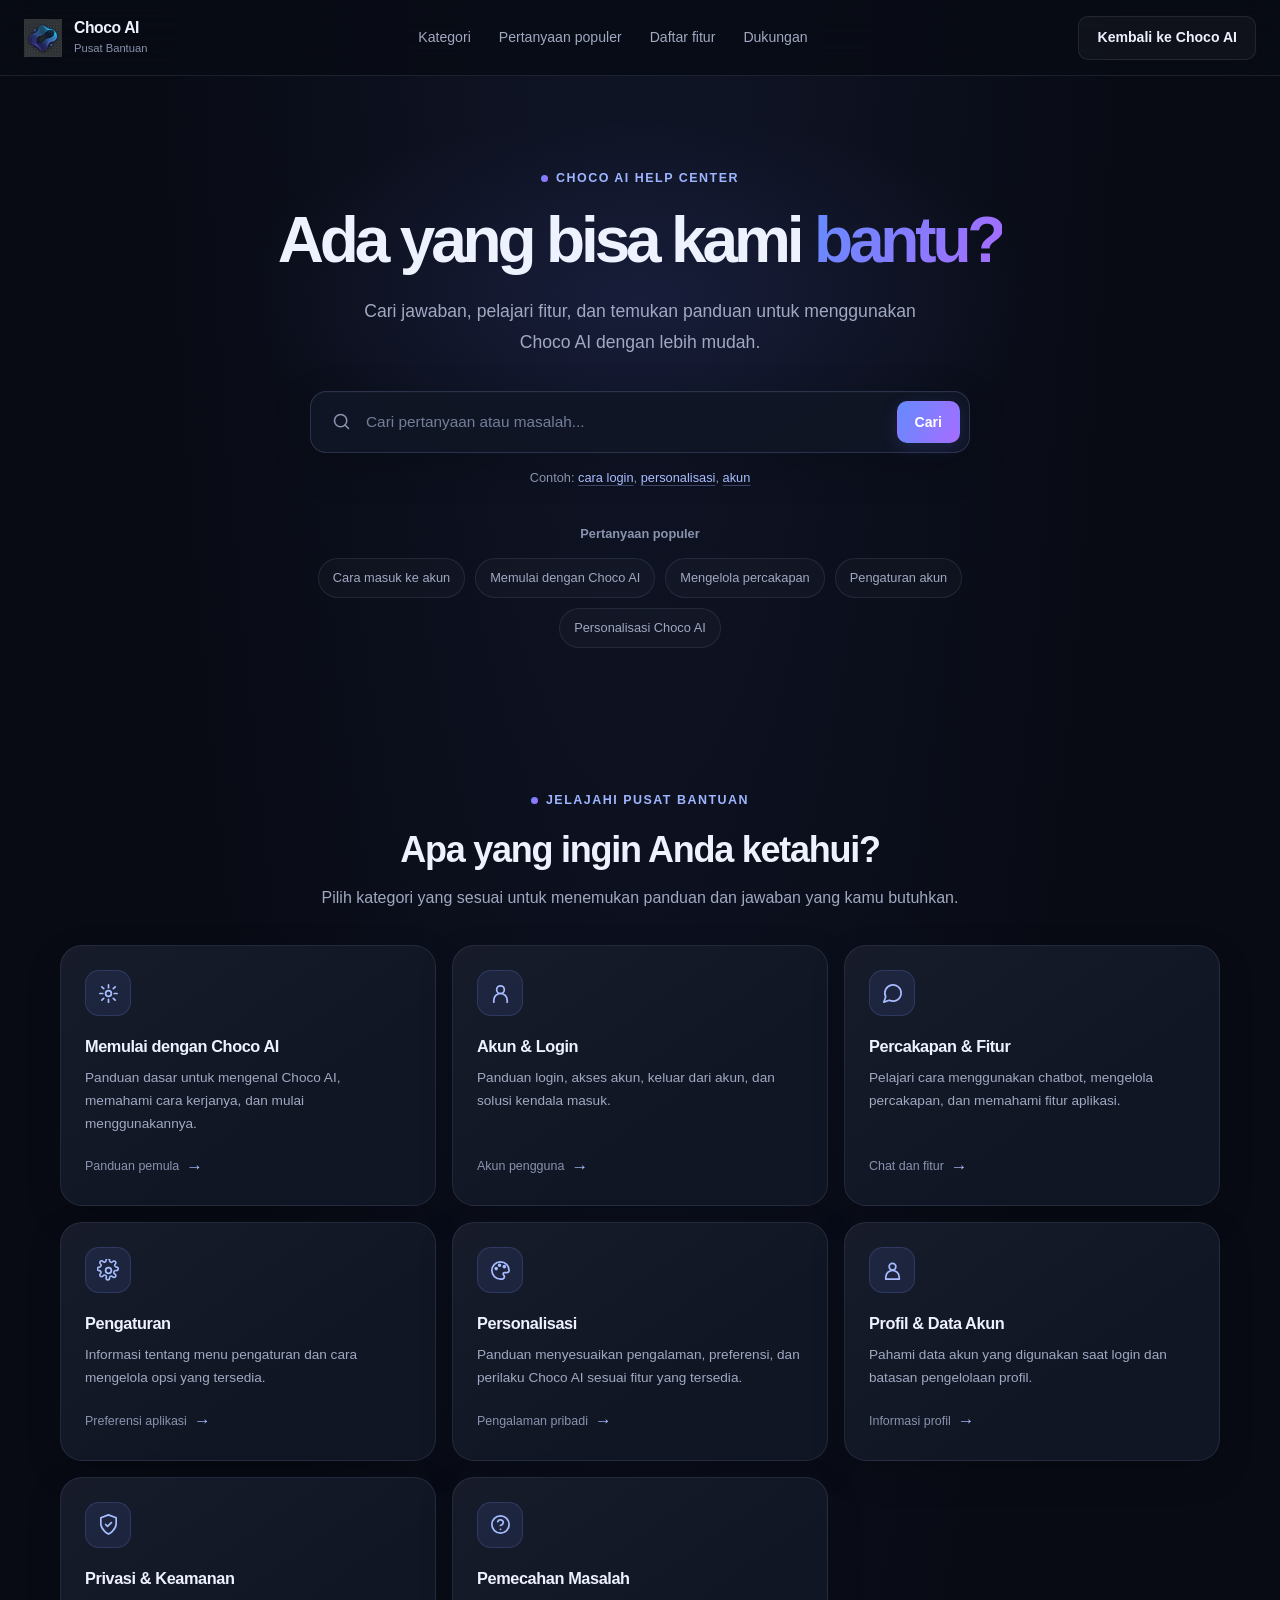
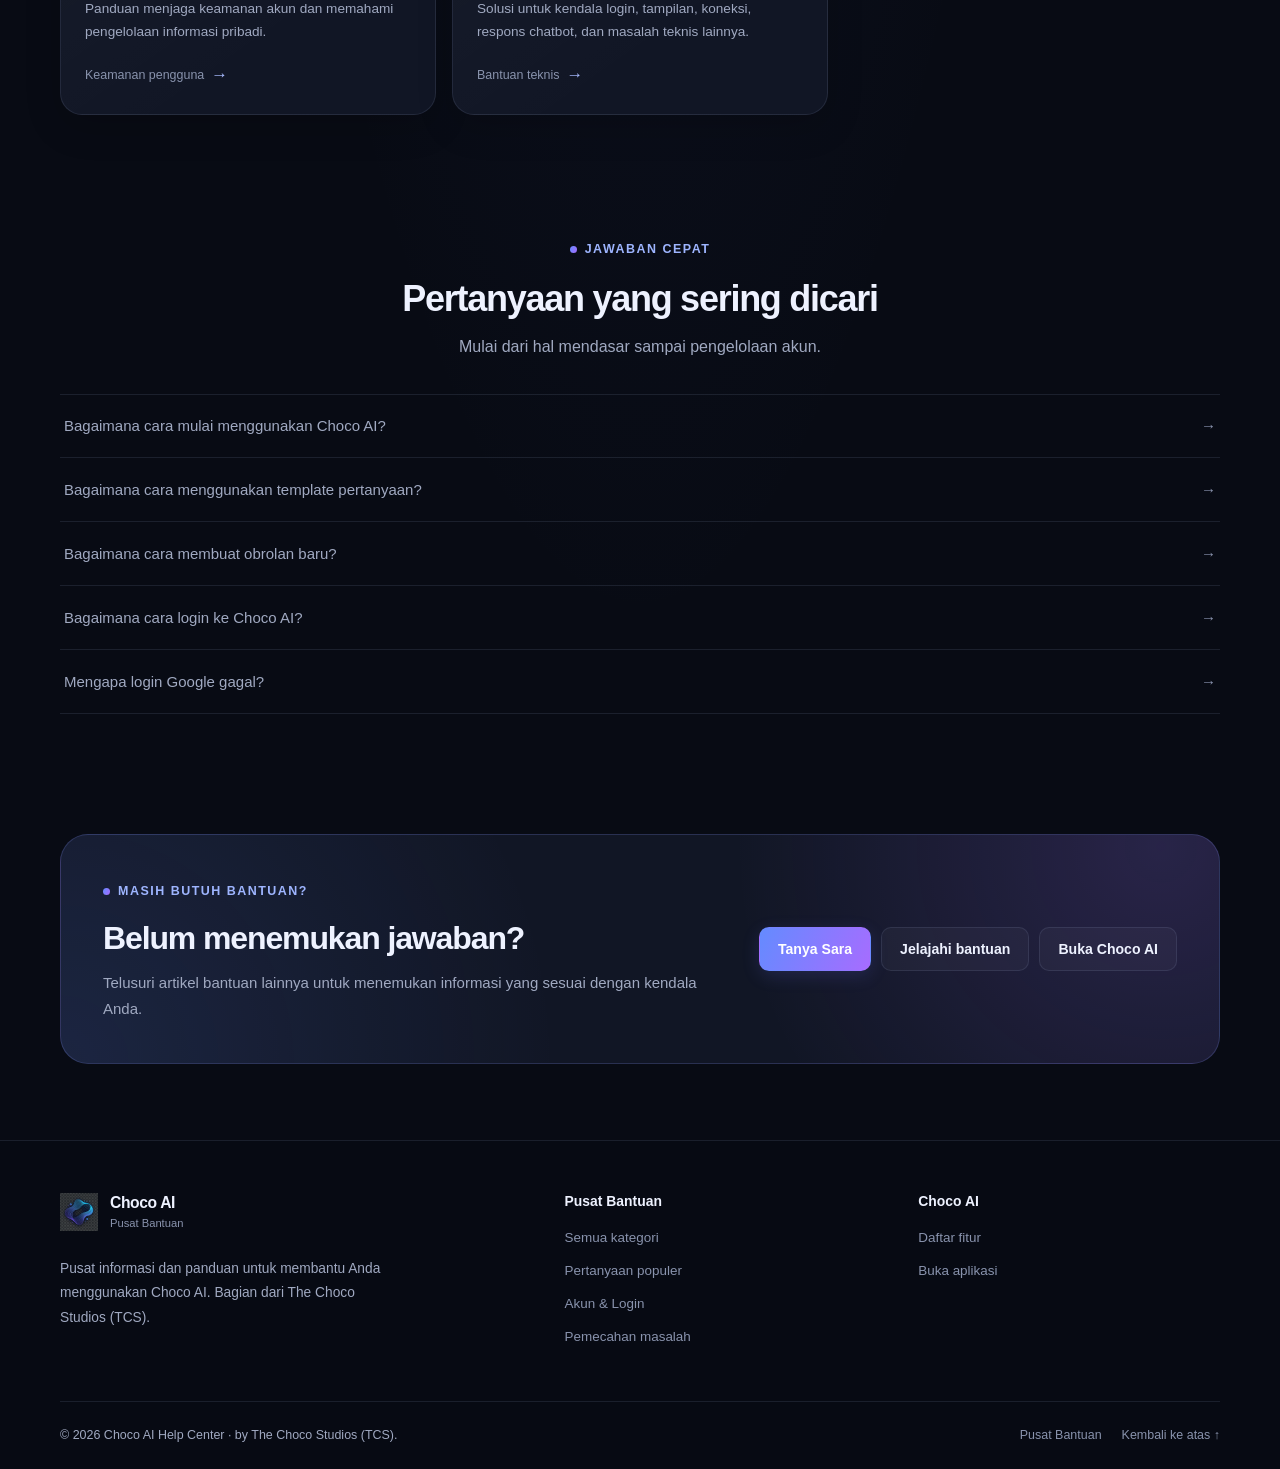
<file: index.html>
<!DOCTYPE html>
<html lang="id">
<head>
  <meta charset="UTF-8">
  <meta name="viewport" content="width=device-width, initial-scale=1.0">
  <meta name="theme-color" content="#080b14">
  <meta name="description" content="Pusat Bantuan Choco AI. Temukan panduan akun, percakapan, pengaturan, personalisasi, profil, dan solusi masalah.">

  <title>Pusat Bantuan | Choco AI</title>

  <link rel="icon" type="image/svg+xml" href="assets/images/favicon.svg">
  <link rel="stylesheet" href="style.css">

  <meta property="og:title" content="Pusat Bantuan | Choco AI">
  <meta property="og:description" content="Temukan jawaban dan panduan penggunaan Choco AI.">
  <meta property="og:type" content="website">
</head>

<body id="top">
  <!-- HEADER -->
  <header class="site-header">
    <div class="header-inner">
      <a class="brand" href="index.html" aria-label="Choco AI Help Center">
        <img
          class="brand-logo"
          src="assets/images/choco-logo.svg"
          alt="Logo Choco AI"
          width="38"
          height="38"
        >

        <span class="brand-copy">
          <span class="brand-name">Choco AI</span>
          <span class="brand-caption">Pusat Bantuan</span>
        </span>
      </a>

      <nav class="header-nav" aria-label="Navigasi utama">
        <a href="#kategori">Kategori</a>
        <a href="#pertanyaan-populer">Pertanyaan populer</a><a href="features.html">Daftar fitur</a>
        <a href="#dukungan">Dukungan</a>
      </nav>

      <div class="header-actions">
        <a class="button button--secondary" href="https://choco-ai-independent-seven.vercel.app/">
          Kembali ke Choco AI
        </a>
      </div>
    </div>
  </header>

  <main>
    <!-- HERO -->
    <section class="hero">
      <div class="container">
        <div class="hero-content">
          <span class="eyebrow">CHOCO AI HELP CENTER</span>

          <h1>
            Ada yang bisa kami
            <span class="gradient-text">bantu?</span>
          </h1>

          <p class="hero-description">
            Cari jawaban, pelajari fitur, dan temukan panduan untuk
            menggunakan Choco AI dengan lebih mudah.
          </p>

          <!-- Pencarian akan diproses oleh script.js -->
          <form class="search-form" id="help-search-form" action="search.html" method="GET" role="search">
            <svg
              class="search-icon"
              xmlns="http://www.w3.org/2000/svg"
              width="24"
              height="24"
              viewBox="0 0 24 24"
              fill="none"
              stroke="currentColor"
              stroke-width="1.8"
              stroke-linecap="round"
              stroke-linejoin="round"
              aria-hidden="true"
            >
              <circle cx="11" cy="11" r="7"></circle>
              <path d="m20 20-4-4"></path>
            </svg>

            <label class="visually-hidden" for="help-search-input">
              Cari artikel bantuan
            </label>

            <input
              class="search-input"
              id="help-search-input"
              name="q"
              type="search"
              placeholder="Cari pertanyaan atau masalah..."
              autocomplete="off"
              required
            >

            <button class="button button--primary search-submit" type="submit">
              Cari
            </button>
          </form>

          <p class="search-hint">
            Contoh:
            <a href="article.html?id=login-choco-ai">cara login</a>,
            <a href="article.html?id=membuka-personalisasi">personalisasi</a>,
            <a href="search.html?q=akun">akun</a>
          </p><!-- Pertanyaan populer -->
          <div class="popular-questions" id="pertanyaan-populer">
            <p class="popular-label">Pertanyaan populer</p>

            <div class="popular-list" id="popular-questions-list">
              <a class="popular-link" href="search.html?q=login">
                Cara masuk ke akun
              </a>

              <a class="popular-link" href="search.html?q=memulai">
                Memulai dengan Choco AI
              </a>

              <a class="popular-link" href="search.html?q=percakapan">
                Mengelola percakapan
              </a>

              <a class="popular-link" href="article.html?id=membuka-pengaturan">
                Pengaturan akun
              </a>

              <a class="popular-link" href="search.html?q=personalisasi">
                Personalisasi Choco AI
              </a>
            </div>
          </div>
        </div>
      </div>
    </section>

    <!-- KATEGORI -->
    <section class="section" id="kategori">
      <div class="container">
        <div class="section-heading">
          <span class="eyebrow">JELAJAHI PUSAT BANTUAN</span>

          <h2>Apa yang ingin Anda ketahui?</h2>

          <p>
            Pilih kategori yang sesuai untuk menemukan panduan dan
            jawaban yang kamu butuhkan.
          </p>
        </div>

        <!--
          Kategori utama akan diisi dari data/categories.js
          oleh script.js. Jika JavaScript belum berjalan,
          tautan dasar di bawah tetap bisa digunakan.
        -->
        <div class="category-grid" id="category-grid">
          <a class="category-card" href="category.html?id=memulai">
            <span class="category-icon" aria-hidden="true">
              <svg xmlns="http://www.w3.org/2000/svg" viewBox="0 0 24 24" fill="none" stroke="currentColor" stroke-width="1.8" stroke-linecap="round" stroke-linejoin="round">
                <path d="M12 3v3"></path>
                <path d="M12 18v3"></path>
                <path d="m4.93 4.93 2.12 2.12"></path>
                <path d="m16.95 16.95 2.12 2.12"></path>
                <path d="M3 12h3"></path>
                <path d="M18 12h3"></path>
                <path d="m4.93 19.07 2.12-2.12"></path>
                <path d="m16.95 7.05 2.12-2.12"></path>
                <circle cx="12" cy="12" r="4"></circle>
              </svg>
            </span>

            <h3>Memulai dengan Choco AI</h3>
            <p>Kenali Choco AI dan pelajari cara menggunakan fitur dasarnya.</p>

            <span class="category-meta">
              Panduan pemula
              <span class="category-arrow" aria-hidden="true">→</span>
            </span>
          </a>

          <a class="category-card" href="category.html?id=akun">
            <span class="category-icon" aria-hidden="true">
              <svg xmlns="http://www.w3.org/2000/svg" viewBox="0 0 24 24" fill="none" stroke="currentColor" stroke-width="1.8" stroke-linecap="round" stroke-linejoin="round">
                <circle cx="12" cy="8" r="4"></circle>
                <path d="M5 21v-2a7 7 0 0 1 14 0v2"></path>
              </svg>
            </span>

            <h3>Akun &amp; Login</h3>
            <p>Pelajari login, akses akun, keluar dari akun, dan kendala masuk.</p>

            <span class="category-meta">
              Akun pengguna
              <span class="category-arrow" aria-hidden="true">→</span>
            </span>
          </a>

          <a class="category-card" href="category.html?id=percakapan">
            <span class="category-icon" aria-hidden="true">
              <svg xmlns="http://www.w3.org/2000/svg" viewBox="0 0 24 24" fill="none" stroke="currentColor" stroke-width="1.8" stroke-linecap="round" stroke-linejoin="round">
                <path d="M21 11.5a8.4 8.4 0 0 1-.9 3.8 8.5 8.5 0 0 1-7.6 4.7 8.4 8.4 0 0 1-3.8-.9L3 21l1.9-5.7a8.4 8.4 0 0 1-.9-3.8 8.5 8.5 0 0 1 4.7-7.6 8.4 8.4 0 0 1 3.8-.9h.5a8.5 8.5 0 0 1 8 8z"></path>
              </svg>
            </span>

            <h3>Percakapan &amp; Fitur</h3>
            <p>Temukan panduan menggunakan chatbot dan fitur yang tersedia.</p>

            <span class="category-meta">
              Chat dan fitur
              <span class="category-arrow" aria-hidden="true">→</span>
            </span>
          </a>

          <a class="category-card" href="category.html?id=pengaturan">
            <span class="category-icon" aria-hidden="true">
              <svg xmlns="http://www.w3.org/2000/svg" viewBox="0 0 24 24" fill="none" stroke="currentColor" stroke-width="1.8" stroke-linecap="round" stroke-linejoin="round">
                <path d="M12 8a4 4 0 1 0 0 8 4 4 0 0 0 0-8z"></path>
                <path d="m19.4 15 .1.1a2 2 0 1 1-2.8 2.8l-.1-.1a2 2 0 0 0-3.4 1.4v.3a2 2 0 1 1-4 0v-.2A2 2 0 0 0 5.8 17l-.1.1a2 2 0 1 1-2.8-2.8l.1-.1A2 2 0 0 0 1.6 11h-.2a2 2 0 1 1 0-4h.2A2 2 0 0 0 3 3.6l-.1-.1a2 2 0 1 1 2.8-2.8l.1.1A2 2 0 0 0 9.2-.6v-.2a2 2 0 1 1 4 0v.2A2 2 0 0 0 16.6 1l.1-.1a2 2 0 1 1 2.8 2.8l-.1.1A2 2 0 0 0 20.8 7h.2a2 2 0 1 1 0 4h-.2a2 2 0 0 0-1.4 4z" transform="translate(1 2) scale(.92)"></path>
              </svg>
            </span>

            <h3>Pengaturan</h3>
            <p>Pelajari opsi dan preferensi yang tersedia di menu pengaturan.</p>

            <span class="category-meta">
              Preferensi aplikasi
              <span class="category-arrow" aria-hidden="true">→</span>
            </span>
          </a>

          <a class="category-card" href="category.html?id=personalisasi">
            <span class="category-icon" aria-hidden="true">
              <svg xmlns="http://www.w3.org/2000/svg" viewBox="0 0 24 24" fill="none" stroke="currentColor" stroke-width="1.8" stroke-linecap="round" stroke-linejoin="round">
                <path d="M12 3a9 9 0 1 0 0 18h1.5a2.5 2.5 0 0 0 1.8-4.3 1.5 1.5 0 0 1 1.1-2.6H19a2 2 0 0 0 2-2A9 9 0 0 0 12 3z"></path>
                <circle cx="7.5" cy="10" r="1"></circle>
                <circle cx="11" cy="6.5" r="1"></circle>
                <circle cx="16" cy="8" r="1"></circle>
              </svg>
            </span>

            <h3>Personalisasi</h3>
            <p>Kenali pilihan untuk menyesuaikan pengalaman penggunaan.</p>

            <span class="category-meta">
              Pengalaman pribadi
              <span class="category-arrow" aria-hidden="true">→</span>
            </span>
          </a>

          <a class="category-card" href="category.html?id=profil">
            <span class="category-icon" aria-hidden="true">
              <svg xmlns="http://www.w3.org/2000/svg" viewBox="0 0 24 24" fill="none" stroke="currentColor" stroke-width="1.8" stroke-linecap="round" stroke-linejoin="round">
                <circle cx="12" cy="8" r="3.5"></circle>
                <path d="M5 21v-2a7 7 0 0 1 14 0v2z"></path>
              </svg>
            </span>

            <h3>Profil</h3>
            <p>Pahami data yang digunakan saat login dan batasan pengelolaan profil.</p>

            <span class="category-meta">
              Informasi profil
              <span class="category-arrow" aria-hidden="true">→</span>
            </span>
          </a>

          <a class="category-card" href="category.html?id=privasi">
            <span class="category-icon" aria-hidden="true">
              <svg xmlns="http://www.w3.org/2000/svg" viewBox="0 0 24 24" fill="none" stroke="currentColor" stroke-width="1.8" stroke-linecap="round" stroke-linejoin="round">
                <rect x="4" y="10" width="16" height="11" rx="2"></rect>
                <path d="M8 10V7a4 4 0 0 1 8 0v3"></path>
                <path d="M12 14v3"></path>
              </svg>
            </span>

            <h3>Privasi &amp; Keamanan</h3>
            <p>Pahami keamanan akun dan pengelolaan informasi pribadi.</p>

            <span class="category-meta">
              Keamanan pengguna
              <span class="category-arrow" aria-hidden="true">→</span>
            </span>
          </a>

          <a class="category-card" href="category.html?id=pemecahan-masalah">
            <span class="category-icon" aria-hidden="true">
              <svg xmlns="http://www.w3.org/2000/svg" viewBox="0 0 24 24" fill="none" stroke="currentColor" stroke-width="1.8" stroke-linecap="round" stroke-linejoin="round">
                <circle cx="12" cy="12" r="9"></circle>
                <path d="M9.1 9a3 3 0 0 1 5.8 1c0 2-3 3-3 3"></path>
                <path d="M12 17h.01"></path>
              </svg>
            </span>

            <h3>Pemecahan Masalah</h3>
            <p>Cari solusi untuk kendala teknis dan masalah penggunaan.</p>

            <span class="category-meta">
              Bantuan teknis
              <span class="category-arrow" aria-hidden="true">→</span>
            </span>
          </a>
        </div>
      </div>
    </section>

    <!-- PERTANYAAN YANG SERING DICARI -->
    <section class="section section--compact" id="pertanyaan-sering-dicari">
      <div class="container">
        <div class="section-heading">
          <span class="eyebrow">JAWABAN CEPAT</span>

          <h2>Pertanyaan yang sering dicari</h2>

          <p>
            Mulai dari hal mendasar sampai pengelolaan akun.
          </p>
        </div>

        <div class="article-list" id="featured-articles">
          <a class="article-link" href="article.html?id=cara-mulai-chat">
            <span class="article-link-title">
              <svg xmlns="http://www.w3.org/2000/svg" viewBox="0 0 24 24" fill="none" stroke="currentColor" stroke-width="1.8" stroke-linecap="round" stroke-linejoin="round" aria-hidden="true">
                <circle cx="12" cy="12" r="9"></circle>
                <path d="M12 8v8M8 12h8"></path>
              </svg>
              Bagaimana cara mulai menggunakan Choco AI?
            </span>
            <span class="article-link-arrow" aria-hidden="true">→</span>
          </a>

          <a class="article-link" href="article.html?id=login-choco-ai">
            <span class="article-link-title">
              <svg xmlns="http://www.w3.org/2000/svg" viewBox="0 0 24 24" fill="none" stroke="currentColor" stroke-width="1.8" stroke-linecap="round" stroke-linejoin="round" aria-hidden="true">
                <path d="M10 17l5-5-5-5"></path>
                <path d="M15 12H3"></path>
                <path d="M12 3h6a3 3 0 0 1 3 3v12a3 3 0 0 1-3 3h-6"></path>
              </svg>
              Bagaimana cara login ke Choco AI?
            </span>
            <span class="article-link-arrow" aria-hidden="true">→</span>
          </a>

          <a class="article-link" href="article.html?id=membuka-personalisasi">
            <span class="article-link-title">
              <svg xmlns="http://www.w3.org/2000/svg" viewBox="0 0 24 24" fill="none" stroke="currentColor" stroke-width="1.8" stroke-linecap="round" stroke-linejoin="round" aria-hidden="true">
                <path d="M12 3a9 9 0 1 0 0 18h1.5a2.5 2.5 0 0 0 1.8-4.3 1.5 1.5 0 0 1 1.1-2.6H19a2 2 0 0 0 2-2A9 9 0 0 0 12 3z"></path>
              </svg>
              Bagaimana cara membuka menu Personalisasi?
            </span>
            <span class="article-link-arrow" aria-hidden="true">→</span>
          </a>

          <a class="article-link" href="article.html?id=membuka-pengaturan">
            <span class="article-link-title">
              <svg xmlns="http://www.w3.org/2000/svg" viewBox="0 0 24 24" fill="none" stroke="currentColor" stroke-width="1.8" stroke-linecap="round" stroke-linejoin="round" aria-hidden="true">
                <circle cx="12" cy="12" r="3"></circle>
                <path d="m19.4 15 .1.1a2 2 0 1 1-2.8 2.8l-.1-.1a2 2 0 0 0-3.4 1.4v.3a2 2 0 1 1-4 0v-.2A2 2 0 0 0 5.8 17l-.1.1a2 2 0 1 1-2.8-2.8l.1-.1A2 2 0 0 0 1.6 11h-.2a2 2 0 1 1 0-4h.2A2 2 0 0 0 3 3.6l-.1-.1a2 2 0 1 1 2.8-2.8l.1.1A2 2 0 0 0 9.2-.6v-.2a2 2 0 1 1 4 0v.2A2 2 0 0 0 16.6 1l.1-.1a2 2 0 1 1 2.8 2.8l-.1.1A2 2 0 0 0 20.8 7h.2a2 2 0 1 1 0 4h-.2a2 2 0 0 0-1.4 4z" transform="translate(1 2) scale(.92)"></path>
              </svg>
              Bagaimana cara membuka menu Pengaturan?
            </span>
            <span class="article-link-arrow" aria-hidden="true">→</span>
          </a>

          <a class="article-link" href="article.html?id=halaman-tidak-merespons">
            <span class="article-link-title">
              <svg xmlns="http://www.w3.org/2000/svg" viewBox="0 0 24 24" fill="none" stroke="currentColor" stroke-width="1.8" stroke-linecap="round" stroke-linejoin="round" aria-hidden="true">
                <circle cx="12" cy="12" r="9"></circle>
                <path d="M12 8v4"></path>
                <path d="M12 16h.01"></path>
              </svg>
              Apa yang harus dilakukan jika halaman tidak merespons?
            </span>
            <span class="article-link-arrow" aria-hidden="true">→</span>
          </a>
        </div>
      </div>
    </section>

    <!-- DUKUNGAN -->
    <section class="section" id="dukungan">
      <div class="container">
        <div class="support-panel">
          <div class="support-content">
            <span class="eyebrow">MASIH BUTUH BANTUAN?</span>

            <h2>Belum menemukan jawaban?</h2>

            <p>
              Telusuri artikel bantuan lainnya untuk menemukan informasi
              yang sesuai dengan kendala Anda.
            </p>
          </div>

          <div class="support-actions">
            <a class="button button--primary" href="bot.html">
              Tanya Sara
            </a>

            <a class="button button--secondary" href="search.html?q=">
              Jelajahi bantuan
            </a>

            <a class="button button--secondary" href="https://choco-ai-independent-seven.vercel.app/">
              Buka Choco AI
            </a>
          </div>
        </div>
      </div>
    </section>
  </main>

  <!-- FOOTER -->
  <footer class="site-footer">
    <div class="container">
      <div class="footer-main">
        <div class="footer-brand">
          <a class="brand" href="index.html">
            <img
              class="brand-logo"
              src="assets/images/choco-logo.svg"
              alt=""
              width="38"
              height="38"
            >

            <span class="brand-copy">
              <span class="brand-name">Choco AI</span>
              <span class="brand-caption">Pusat Bantuan</span>
            </span>
          </a>

          <p>
            Pusat informasi dan panduan untuk membantu Anda menggunakan
            Choco AI.
            Bagian dari The Choco Studios (TCS).
          </p>
        </div>

        <div class="footer-column">
          <h3>Pusat Bantuan</h3>

          <div class="footer-links">
            <a href="#kategori">Semua kategori</a>
            <a href="#pertanyaan-populer">Pertanyaan populer</a>
            <a href="search.html?q=akun">Akun &amp; Login</a>
            <a href="search.html?q=pemecahan+masalah">Pemecahan masalah</a>
          </div>
        </div>

        <div class="footer-column">
          <h3>Choco AI</h3>

          <div class="footer-links">
            <a href="features.html">Daftar fitur</a>
            <a href="https://choco-ai-independent-seven.vercel.app/" target="_blank" rel="noopener noreferrer">Buka aplikasi</a>
          </div>
        </div>
      </div>

      <div class="footer-bottom">
        <p>
          &copy; <span id="current-year">2026</span> Choco AI Help Center · by The Choco Studios (TCS).
        </p>

        <div class="footer-bottom-links">
          <a href="index.html">Pusat Bantuan</a>
          <a href="#top" id="back-to-top">Kembali ke atas ↑</a>
        </div>
      </div>
    </div>
  </footer>

  <script src="data/categories.js?v=20261017-2"></script>
  <script src="data/articles.js?v=20261024-1"></script>
  <script src="script.js?v=20261017-1"></script>

  
</body>
</html>
</file>
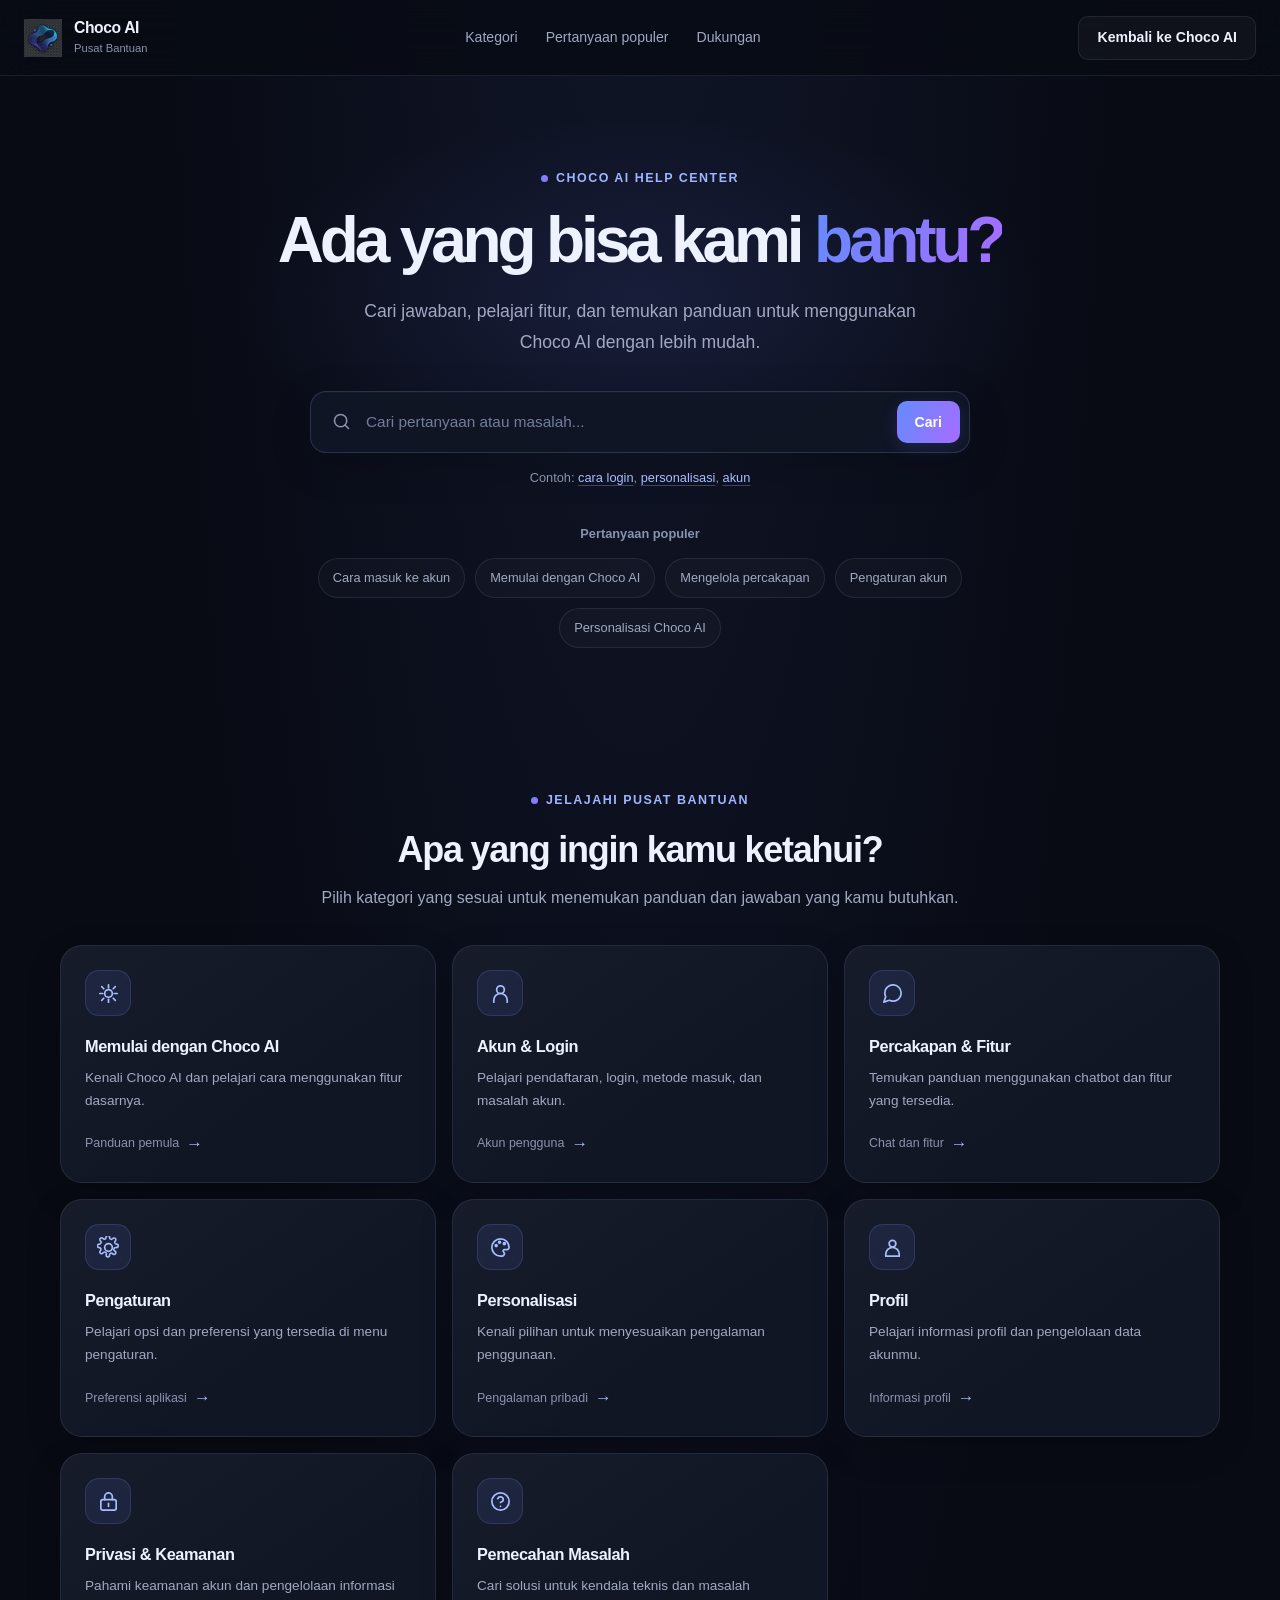
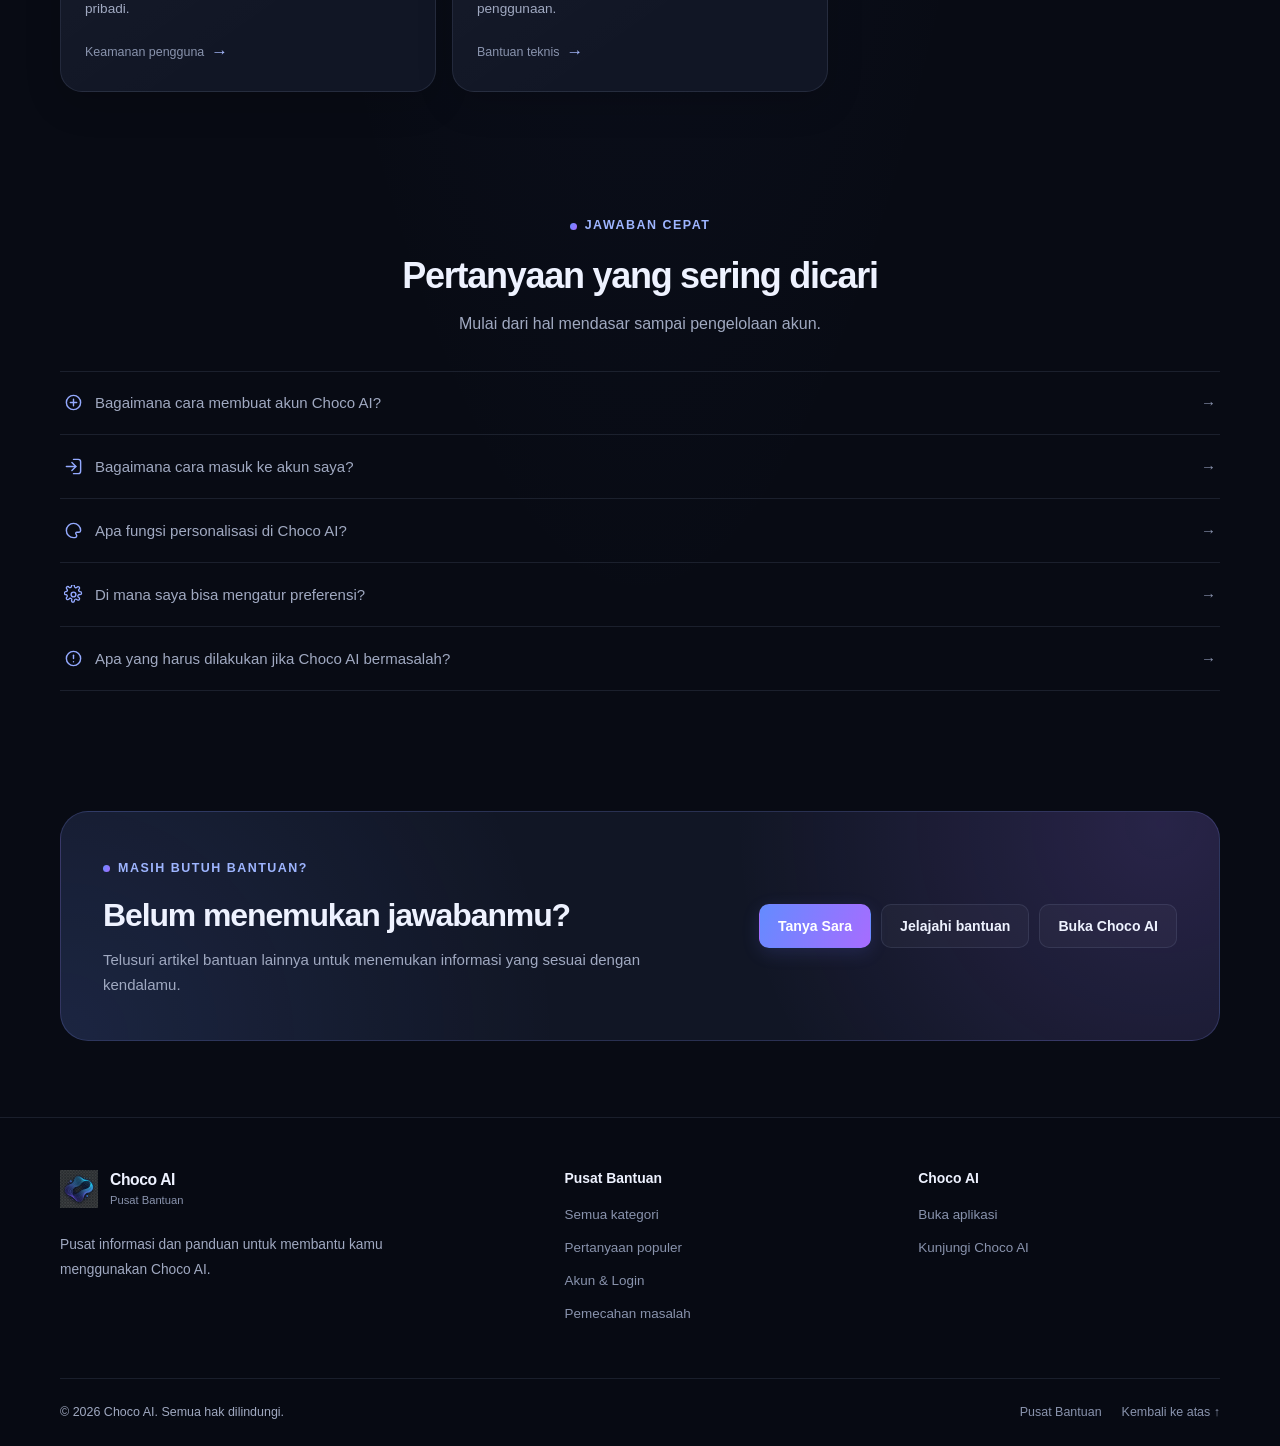
<file: choco-ai-help-center/index.html>
<!DOCTYPE html>
<html lang="id">
<head>
  <meta charset="UTF-8">
  <meta name="viewport" content="width=device-width, initial-scale=1.0">
  <meta name="theme-color" content="#080b14">
  <meta name="description" content="Pusat Bantuan Choco AI. Temukan panduan akun, percakapan, pengaturan, personalisasi, profil, dan solusi masalah.">

  <title>Pusat Bantuan | Choco AI</title>

  <link rel="icon" type="image/svg+xml" href="assets/images/favicon.svg">
  <link rel="stylesheet" href="style.css">

  <meta property="og:title" content="Pusat Bantuan | Choco AI">
  <meta property="og:description" content="Temukan jawaban dan panduan penggunaan Choco AI.">
  <meta property="og:type" content="website">
</head>

<body>
  <!-- HEADER -->
  <header class="site-header">
    <div class="header-inner">
      <a class="brand" href="index.html" aria-label="Choco AI Help Center">
        <img
          class="brand-logo"
          src="assets/images/choco-logo.svg"
          alt="Logo Choco AI"
          width="38"
          height="38"
        >

        <span class="brand-copy">
          <span class="brand-name">Choco AI</span>
          <span class="brand-caption">Pusat Bantuan</span>
        </span>
      </a>

      <nav class="header-nav" aria-label="Navigasi utama">
        <a href="#kategori">Kategori</a>
        <a href="#pertanyaan-populer">Pertanyaan populer</a>
        <a href="#dukungan">Dukungan</a>
      </nav>

      <div class="header-actions">
        <a class="button button--secondary" href="https://choco-ai.netlify.app/">
          Kembali ke Choco AI
        </a>
      </div>
    </div>
  </header>

  <main>
    <!-- HERO -->
    <section class="hero">
      <div class="container">
        <div class="hero-content">
          <span class="eyebrow">CHOCO AI HELP CENTER</span>

          <h1>
            Ada yang bisa kami
            <span class="gradient-text">bantu?</span>
          </h1>

          <p class="hero-description">
            Cari jawaban, pelajari fitur, dan temukan panduan untuk
            menggunakan Choco AI dengan lebih mudah.
          </p>

          <!-- Pencarian akan diproses oleh script.js -->
          <form class="search-form" id="help-search-form" action="search.html" method="GET" role="search">
            <svg
              class="search-icon"
              xmlns="http://www.w3.org/2000/svg"
              width="24"
              height="24"
              viewBox="0 0 24 24"
              fill="none"
              stroke="currentColor"
              stroke-width="1.8"
              stroke-linecap="round"
              stroke-linejoin="round"
              aria-hidden="true"
            >
              <circle cx="11" cy="11" r="7"></circle>
              <path d="m20 20-4-4"></path>
            </svg>

            <label class="visually-hidden" for="help-search-input">
              Cari artikel bantuan
            </label>

            <input
              class="search-input"
              id="help-search-input"
              name="q"
              type="search"
              placeholder="Cari pertanyaan atau masalah..."
              autocomplete="off"
              required
            >

            <button class="button button--primary search-submit" type="submit">
              Cari
            </button>
          </form>

          <p class="search-hint">
            Contoh:
            <a href="search.html?q=login">cara login</a>,
            <a href="search.html?q=personalisasi">personalisasi</a>,
            <a href="search.html?q=akun">akun</a>
          </p><!-- Pertanyaan populer -->
          <div class="popular-questions" id="pertanyaan-populer">
            <p class="popular-label">Pertanyaan populer</p>

            <div class="popular-list" id="popular-questions-list">
              <a class="popular-link" href="search.html?q=login">
                Cara masuk ke akun
              </a>

              <a class="popular-link" href="search.html?q=memulai">
                Memulai dengan Choco AI
              </a>

              <a class="popular-link" href="search.html?q=percakapan">
                Mengelola percakapan
              </a>

              <a class="popular-link" href="search.html?q=pengaturan">
                Pengaturan akun
              </a>

              <a class="popular-link" href="search.html?q=personalisasi">
                Personalisasi Choco AI
              </a>
            </div>
          </div>
        </div>
      </div>
    </section>

    <!-- KATEGORI -->
    <section class="section" id="kategori">
      <div class="container">
        <div class="section-heading">
          <span class="eyebrow">JELAJAHI PUSAT BANTUAN</span>

          <h2>Apa yang ingin kamu ketahui?</h2>

          <p>
            Pilih kategori yang sesuai untuk menemukan panduan dan
            jawaban yang kamu butuhkan.
          </p>
        </div>

        <!--
          Kategori utama akan diisi dari data/categories.js
          oleh script.js. Jika JavaScript belum berjalan,
          tautan dasar di bawah tetap bisa digunakan.
        -->
        <div class="category-grid" id="category-grid">
          <a class="category-card" href="category.html?id=memulai">
            <span class="category-icon" aria-hidden="true">
              <svg xmlns="http://www.w3.org/2000/svg" viewBox="0 0 24 24" fill="none" stroke="currentColor" stroke-width="1.8" stroke-linecap="round" stroke-linejoin="round">
                <path d="M12 3v3"></path>
                <path d="M12 18v3"></path>
                <path d="m4.93 4.93 2.12 2.12"></path>
                <path d="m16.95 16.95 2.12 2.12"></path>
                <path d="M3 12h3"></path>
                <path d="M18 12h3"></path>
                <path d="m4.93 19.07 2.12-2.12"></path>
                <path d="m16.95 7.05 2.12-2.12"></path>
                <circle cx="12" cy="12" r="4"></circle>
              </svg>
            </span>

            <h3>Memulai dengan Choco AI</h3>
            <p>Kenali Choco AI dan pelajari cara menggunakan fitur dasarnya.</p>

            <span class="category-meta">
              Panduan pemula
              <span class="category-arrow" aria-hidden="true">→</span>
            </span>
          </a>

          <a class="category-card" href="category.html?id=akun">
            <span class="category-icon" aria-hidden="true">
              <svg xmlns="http://www.w3.org/2000/svg" viewBox="0 0 24 24" fill="none" stroke="currentColor" stroke-width="1.8" stroke-linecap="round" stroke-linejoin="round">
                <circle cx="12" cy="8" r="4"></circle>
                <path d="M5 21v-2a7 7 0 0 1 14 0v2"></path>
              </svg>
            </span>

            <h3>Akun &amp; Login</h3>
            <p>Pelajari pendaftaran, login, metode masuk, dan masalah akun.</p>

            <span class="category-meta">
              Akun pengguna
              <span class="category-arrow" aria-hidden="true">→</span>
            </span>
          </a>

          <a class="category-card" href="category.html?id=percakapan">
            <span class="category-icon" aria-hidden="true">
              <svg xmlns="http://www.w3.org/2000/svg" viewBox="0 0 24 24" fill="none" stroke="currentColor" stroke-width="1.8" stroke-linecap="round" stroke-linejoin="round">
                <path d="M21 11.5a8.4 8.4 0 0 1-.9 3.8 8.5 8.5 0 0 1-7.6 4.7 8.4 8.4 0 0 1-3.8-.9L3 21l1.9-5.7a8.4 8.4 0 0 1-.9-3.8 8.5 8.5 0 0 1 4.7-7.6 8.4 8.4 0 0 1 3.8-.9h.5a8.5 8.5 0 0 1 8 8z"></path>
              </svg>
            </span>

            <h3>Percakapan &amp; Fitur</h3>
            <p>Temukan panduan menggunakan chatbot dan fitur yang tersedia.</p>

            <span class="category-meta">
              Chat dan fitur
              <span class="category-arrow" aria-hidden="true">→</span>
            </span>
          </a>

          <a class="category-card" href="category.html?id=pengaturan">
            <span class="category-icon" aria-hidden="true">
              <svg xmlns="http://www.w3.org/2000/svg" viewBox="0 0 24 24" fill="none" stroke="currentColor" stroke-width="1.8" stroke-linecap="round" stroke-linejoin="round">
                <path d="M12 8a4 4 0 1 0 0 8 4 4 0 0 0 0-8z"></path>
                <path d="m19.4 15 .1.1a2 2 0 1 1-2.8 2.8l-.1-.1a2 2 0 0 0-3.4 1.4v.3a2 2 0 1 1-4 0v-.2A2 2 0 0 0 5.8 17l-.1.1a2 2 0 1 1-2.8-2.8l.1-.1A2 2 0 0 0 1.6 11h-.2a2 2 0 1 1 0-4h.2A2 2 0 0 0 3 3.6l-.1-.1a2 2 0 1 1 2.8-2.8l.1.1A2 2 0 0 0 9.2-.6v-.2a2 2 0 1 1 4 0v.2A2 2 0 0 0 16.6 1l.1-.1a2 2 0 1 1 2.8 2.8l-.1.1A2 2 0 0 0 20.8 7h.2a2 2 0 1 1 0 4h-.2a2 2 0 0 0-1.4 4z" transform="translate(1 2) scale(.92)"></path>
              </svg>
            </span>

            <h3>Pengaturan</h3>
            <p>Pelajari opsi dan preferensi yang tersedia di menu pengaturan.</p>

            <span class="category-meta">
              Preferensi aplikasi
              <span class="category-arrow" aria-hidden="true">→</span>
            </span>
          </a>

          <a class="category-card" href="category.html?id=personalisasi">
            <span class="category-icon" aria-hidden="true">
              <svg xmlns="http://www.w3.org/2000/svg" viewBox="0 0 24 24" fill="none" stroke="currentColor" stroke-width="1.8" stroke-linecap="round" stroke-linejoin="round">
                <path d="M12 3a9 9 0 1 0 0 18h1.5a2.5 2.5 0 0 0 1.8-4.3 1.5 1.5 0 0 1 1.1-2.6H19a2 2 0 0 0 2-2A9 9 0 0 0 12 3z"></path>
                <circle cx="7.5" cy="10" r="1"></circle>
                <circle cx="11" cy="6.5" r="1"></circle>
                <circle cx="16" cy="8" r="1"></circle>
              </svg>
            </span>

            <h3>Personalisasi</h3>
            <p>Kenali pilihan untuk menyesuaikan pengalaman penggunaan.</p>

            <span class="category-meta">
              Pengalaman pribadi
              <span class="category-arrow" aria-hidden="true">→</span>
            </span>
          </a>

          <a class="category-card" href="category.html?id=profil">
            <span class="category-icon" aria-hidden="true">
              <svg xmlns="http://www.w3.org/2000/svg" viewBox="0 0 24 24" fill="none" stroke="currentColor" stroke-width="1.8" stroke-linecap="round" stroke-linejoin="round">
                <circle cx="12" cy="8" r="3.5"></circle>
                <path d="M5 21v-2a7 7 0 0 1 14 0v2z"></path>
              </svg>
            </span>

            <h3>Profil</h3>
            <p>Pelajari informasi profil dan pengelolaan data akunmu.</p>

            <span class="category-meta">
              Informasi profil
              <span class="category-arrow" aria-hidden="true">→</span>
            </span>
          </a>

          <a class="category-card" href="category.html?id=privasi">
            <span class="category-icon" aria-hidden="true">
              <svg xmlns="http://www.w3.org/2000/svg" viewBox="0 0 24 24" fill="none" stroke="currentColor" stroke-width="1.8" stroke-linecap="round" stroke-linejoin="round">
                <rect x="4" y="10" width="16" height="11" rx="2"></rect>
                <path d="M8 10V7a4 4 0 0 1 8 0v3"></path>
                <path d="M12 14v3"></path>
              </svg>
            </span>

            <h3>Privasi &amp; Keamanan</h3>
            <p>Pahami keamanan akun dan pengelolaan informasi pribadi.</p>

            <span class="category-meta">
              Keamanan pengguna
              <span class="category-arrow" aria-hidden="true">→</span>
            </span>
          </a>

          <a class="category-card" href="category.html?id=pemecahan-masalah">
            <span class="category-icon" aria-hidden="true">
              <svg xmlns="http://www.w3.org/2000/svg" viewBox="0 0 24 24" fill="none" stroke="currentColor" stroke-width="1.8" stroke-linecap="round" stroke-linejoin="round">
                <circle cx="12" cy="12" r="9"></circle>
                <path d="M9.1 9a3 3 0 0 1 5.8 1c0 2-3 3-3 3"></path>
                <path d="M12 17h.01"></path>
              </svg>
            </span>

            <h3>Pemecahan Masalah</h3>
            <p>Cari solusi untuk kendala teknis dan masalah penggunaan.</p>

            <span class="category-meta">
              Bantuan teknis
              <span class="category-arrow" aria-hidden="true">→</span>
            </span>
          </a>
        </div>
      </div>
    </section>

    <!-- PERTANYAAN YANG SERING DICARI -->
    <section class="section section--compact" id="pertanyaan-sering-dicari">
      <div class="container">
        <div class="section-heading">
          <span class="eyebrow">JAWABAN CEPAT</span>

          <h2>Pertanyaan yang sering dicari</h2>

          <p>
            Mulai dari hal mendasar sampai pengelolaan akun.
          </p>
        </div>

        <div class="article-list" id="featured-articles">
          <a class="article-link" href="search.html?q=cara+mendaftar">
            <span class="article-link-title">
              <svg xmlns="http://www.w3.org/2000/svg" viewBox="0 0 24 24" fill="none" stroke="currentColor" stroke-width="1.8" stroke-linecap="round" stroke-linejoin="round" aria-hidden="true">
                <circle cx="12" cy="12" r="9"></circle>
                <path d="M12 8v8M8 12h8"></path>
              </svg>
              Bagaimana cara membuat akun Choco AI?
            </span>
            <span class="article-link-arrow" aria-hidden="true">→</span>
          </a>

          <a class="article-link" href="search.html?q=login">
            <span class="article-link-title">
              <svg xmlns="http://www.w3.org/2000/svg" viewBox="0 0 24 24" fill="none" stroke="currentColor" stroke-width="1.8" stroke-linecap="round" stroke-linejoin="round" aria-hidden="true">
                <path d="M10 17l5-5-5-5"></path>
                <path d="M15 12H3"></path>
                <path d="M12 3h6a3 3 0 0 1 3 3v12a3 3 0 0 1-3 3h-6"></path>
              </svg>
              Bagaimana cara masuk ke akun saya?
            </span>
            <span class="article-link-arrow" aria-hidden="true">→</span>
          </a>

          <a class="article-link" href="search.html?q=personalisasi">
            <span class="article-link-title">
              <svg xmlns="http://www.w3.org/2000/svg" viewBox="0 0 24 24" fill="none" stroke="currentColor" stroke-width="1.8" stroke-linecap="round" stroke-linejoin="round" aria-hidden="true">
                <path d="M12 3a9 9 0 1 0 0 18h1.5a2.5 2.5 0 0 0 1.8-4.3 1.5 1.5 0 0 1 1.1-2.6H19a2 2 0 0 0 2-2A9 9 0 0 0 12 3z"></path>
              </svg>
              Apa fungsi personalisasi di Choco AI?
            </span>
            <span class="article-link-arrow" aria-hidden="true">→</span>
          </a>

          <a class="article-link" href="search.html?q=pengaturan">
            <span class="article-link-title">
              <svg xmlns="http://www.w3.org/2000/svg" viewBox="0 0 24 24" fill="none" stroke="currentColor" stroke-width="1.8" stroke-linecap="round" stroke-linejoin="round" aria-hidden="true">
                <circle cx="12" cy="12" r="3"></circle>
                <path d="m19.4 15 .1.1a2 2 0 1 1-2.8 2.8l-.1-.1a2 2 0 0 0-3.4 1.4v.3a2 2 0 1 1-4 0v-.2A2 2 0 0 0 5.8 17l-.1.1a2 2 0 1 1-2.8-2.8l.1-.1A2 2 0 0 0 1.6 11h-.2a2 2 0 1 1 0-4h.2A2 2 0 0 0 3 3.6l-.1-.1a2 2 0 1 1 2.8-2.8l.1.1A2 2 0 0 0 9.2-.6v-.2a2 2 0 1 1 4 0v.2A2 2 0 0 0 16.6 1l.1-.1a2 2 0 1 1 2.8 2.8l-.1.1A2 2 0 0 0 20.8 7h.2a2 2 0 1 1 0 4h-.2a2 2 0 0 0-1.4 4z" transform="translate(1 2) scale(.92)"></path>
              </svg>
              Di mana saya bisa mengatur preferensi?
            </span>
            <span class="article-link-arrow" aria-hidden="true">→</span>
          </a>

          <a class="article-link" href="search.html?q=masalah">
            <span class="article-link-title">
              <svg xmlns="http://www.w3.org/2000/svg" viewBox="0 0 24 24" fill="none" stroke="currentColor" stroke-width="1.8" stroke-linecap="round" stroke-linejoin="round" aria-hidden="true">
                <circle cx="12" cy="12" r="9"></circle>
                <path d="M12 8v4"></path>
                <path d="M12 16h.01"></path>
              </svg>
              Apa yang harus dilakukan jika Choco AI bermasalah?
            </span>
            <span class="article-link-arrow" aria-hidden="true">→</span>
          </a>
        </div>
      </div>
    </section>

    <!-- DUKUNGAN -->
    <section class="section" id="dukungan">
      <div class="container">
        <div class="support-panel">
          <div class="support-content">
            <span class="eyebrow">MASIH BUTUH BANTUAN?</span>

            <h2>Belum menemukan jawabanmu?</h2>

            <p>
              Telusuri artikel bantuan lainnya untuk menemukan informasi
              yang sesuai dengan kendalamu.
            </p>
          </div>

          <div class="support-actions">
            <a class="button button--primary" href="bot.html">
              Tanya Sara
            </a>

            <a class="button button--secondary" href="search.html?q=">
              Jelajahi bantuan
            </a>

            <a class="button button--secondary" href="https://choco-ai.netlify.app/">
              Buka Choco AI
            </a>
          </div>
        </div>
      </div>
    </section>
  </main>

  <!-- FOOTER -->
  <footer class="site-footer">
    <div class="container">
      <div class="footer-main">
        <div class="footer-brand">
          <a class="brand" href="index.html">
            <img
              class="brand-logo"
              src="assets/images/choco-logo.svg"
              alt=""
              width="38"
              height="38"
            >

            <span class="brand-copy">
              <span class="brand-name">Choco AI</span>
              <span class="brand-caption">Pusat Bantuan</span>
            </span>
          </a>

          <p>
            Pusat informasi dan panduan untuk membantu kamu menggunakan
            Choco AI.
          </p>
        </div>

        <div class="footer-column">
          <h3>Pusat Bantuan</h3>

          <div class="footer-links">
            <a href="#kategori">Semua kategori</a>
            <a href="#pertanyaan-populer">Pertanyaan populer</a>
            <a href="search.html?q=akun">Akun &amp; Login</a>
            <a href="search.html?q=pemecahan+masalah">Pemecahan masalah</a>
          </div>
        </div>

        <div class="footer-column">
          <h3>Choco AI</h3>

          <div class="footer-links">
            <a href="https://choco-ai.netlify.app/">Buka aplikasi</a>
            <a href="https://choco-ai.netlify.app/" target="_blank" rel="noopener noreferrer">
              Kunjungi Choco AI
            </a>
          </div>
        </div>
      </div>

      <div class="footer-bottom">
        <p>
          &copy; <span id="current-year">2026</span> Choco AI. Semua hak dilindungi.
        </p>

        <div class="footer-bottom-links">
          <a href="index.html">Pusat Bantuan</a>
          <a href="#top" id="back-to-top">Kembali ke atas ↑</a>
        </div>
      </div>
    </div>
  </footer>

  <script src="data/categories.js"></script>
  <script src="data/articles.js"></script>
  <script src="script.js"></script>

  <script>
    // Tahun footer otomatis mengikuti tahun saat ini.
    const yearElement = document.getElementById("current-year");

    if (yearElement) {
      yearElement.textContent = new Date().getFullYear();
    }

    // Form pencarian memakai halaman search.html.
    const searchForm = document.getElementById("help-search-form");
    const searchInput = document.getElementById("help-search-input");

    if (searchForm && searchInput) {
      searchForm.addEventListener("submit", function (event) {
        const query = searchInput.value.trim();

        if (!query) {
          event.preventDefault();
          searchInput.focus();
        }
      });
    }
  </script>
</body>
</html>
</file>
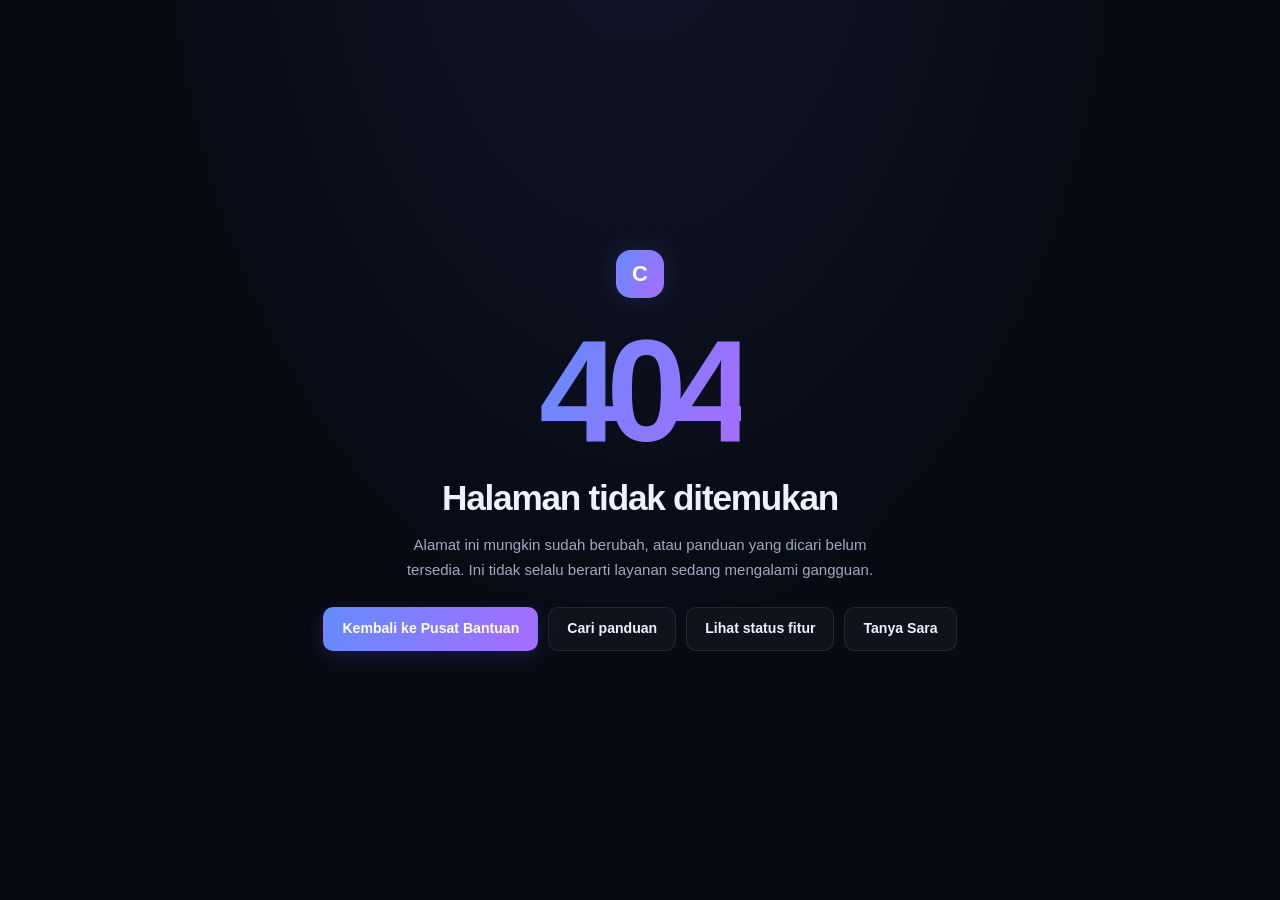
<file: article.html>
<!DOCTYPE html>
<html lang="id">
<head>
  <meta charset="UTF-8">
  <meta name="viewport" content="width=device-width, initial-scale=1.0">
  <meta name="theme-color" content="#090b14">
  <meta name="description" content="Baca panduan penggunaan Choco AI di Pusat Bantuan.">
  <title>Artikel Bantuan | Choco AI</title>
  <link rel="icon" href="assets/images/favicon.svg" type="image/svg+xml">
  <link rel="stylesheet" href="style.css">
</head>
<body>
  <div class="help-layout">
    <aside class="sidebar" id="sidebar">
      <a class="brand" href="index.html" aria-label="Choco AI Help Center">
        <img src="assets/images/choco-logo.svg" alt="Choco AI" class="brand-logo">
        <span class="brand-text">
          <strong>Choco AI</strong>
          <small>Pusat Bantuan</small>
        </span>
      </a>

      <nav class="sidebar-nav" aria-label="Navigasi utama">
        <a class="side-link" href="index.html">
          <span aria-hidden="true">⌂</span>
          <span>Beranda</span>
        </a>
        <a class="side-link" href="index.html#kategori">
          <span aria-hidden="true">▦</span>
          <span>Kategori bantuan</span>
        </a>
        <a class="side-link" href="bot.html">
          <span aria-hidden="true">?</span>
          <span>Tanya Sara</span>
        </a>
      </nav>

      <div class="sidebar-bottom">
        <p class="sidebar-caption">CHOCO AI HELP CENTER</p>
        <p class="sidebar-note">Temukan panduan untuk menggunakan Choco AI.</p>
      </div>
    </aside>

    <main class="main-content">
      <header class="topbar">
        <button
          class="menu-toggle"
          id="menuToggle"
          type="button"
          aria-label="Buka navigasi"
          aria-expanded="false"
          aria-controls="sidebar"
        >☰</button>

        <div class="topbar-breadcrumb">
          <a href="index.html">Pusat Bantuan</a>
          <span aria-hidden="true">/</span>
          <a id="article-category-link" href="index.html#kategori">Kategori</a>
          <span aria-hidden="true">/</span>
          <span id="breadcrumb-article">Artikel</span>
        </div>

        <a class="topbar-home" href="index.html">Beranda</a>
      </header>

      <section class="page-section article-page">
        <div class="article-heading">
          <a id="article-back-link" class="back-link" href="index.html">
            <span aria-hidden="true">←</span> Kembali
          </a>

          <p id="article-category" class="eyebrow">PANDUAN CHOCO AI</p>
          <h1 id="article-title">Memuat artikel...</h1>
          <p id="article-summary" class="article-summary"></p>
          <p class="article-meta">
            Terakhir diperbarui:
            <time id="article-updated">-</time>
          </p>
        </div>

        <article id="article-content" class="article-content">
          <p>Artikel sedang dimuat.</p>
        </article>

        <section class="related-section" id="related-section" hidden>
          <h2>Artikel terkait</h2>
          <div id="related-articles" class="article-list"></div>
        </section>

        <div class="article-feedback">
          <p>Apakah panduan ini membantu?</p>
          <div class="feedback-actions">
            <button type="button" class="feedback-button" data-feedback="yes">
              Ya, membantu
            </button>
            <button type="button" class="feedback-button" data-feedback="no">
              Belum membantu
            </button>
          </div>
          <p id="feedback-message" class="feedback-message" role="status" hidden></p>
        </div>
      </section>

      <footer class="site-footer">
        <p>© <span id="currentYear"></span> Choco AI Help Center</p>
        <a href="index.html">Pusat Bantuan</a>
      </footer>
    </main>
  </div>

  <script src="data/categories.js?v=20261017-2"></script>
  <script src="data/articles.js?v=20261024-2"></script>
  <script>
    "use strict";

    document.addEventListener("DOMContentLoaded", function () {
      const params = new URLSearchParams(window.location.search);
      const articleId = params.get("id");

      const titleElement = document.getElementById("article-title");
      const summaryElement = document.getElementById("article-summary");
      const categoryElement = document.getElementById("article-category");
      const categoryLink = document.getElementById("article-category-link");
      const breadcrumbElement = document.getElementById("breadcrumb-article");
      const updatedElement = document.getElementById("article-updated");
      const contentElement = document.getElementById("article-content");
      const backLink = document.getElementById("article-back-link");
      const relatedSection = document.getElementById("related-section");
      const relatedContainer = document.getElementById("related-articles");
      const feedbackMessage = document.getElementById("feedback-message");
      const sidebar = document.getElementById("sidebar");
      const menuToggle = document.getElementById("menuToggle");
      const yearElement = document.getElementById("currentYear");

      if (yearElement) {
        yearElement.textContent = new Date().getFullYear();
      }

      function createElement(tag, className, text) {
        const element = document.createElement(tag);

        if (className) {
          element.className = className;
        }

        if (text !== undefined && text !== null) {
          element.textContent = text;
        }

        return element;
      }

      function showNotFound() {
        window.location.replace("404.html");
      }

      function closeSidebar() {
        if (!sidebar || !menuToggle) return;

        sidebar.classList.remove("open");
        menuToggle.setAttribute("aria-expanded", "false");
        menuToggle.setAttribute("aria-label", "Buka navigasi");
      }

      if (menuToggle && sidebar) {
        menuToggle.addEventListener("click", function () {
          const isOpen = sidebar.classList.toggle("open");

          menuToggle.setAttribute("aria-expanded", String(isOpen));
          menuToggle.setAttribute(
            "aria-label",
            isOpen ? "Tutup navigasi" : "Buka navigasi"
          );
        });

        document.addEventListener("click", function (event) {
          if (
            window.innerWidth <= 850 &&
            sidebar.classList.contains("open") &&
            !sidebar.contains(event.target) &&
            !menuToggle.contains(event.target)
          ) {
            closeSidebar();
          }
        });

        document.addEventListener("keydown", function (event) {
          if (event.key === "Escape") {
            closeSidebar();
          }
        });
      }

      if (
        !articleId ||
        typeof window.getHelpArticleById !== "function" ||
        typeof window.getHelpCategoryById !== "function"
      ) {
        showNotFound();
        return;
      }

      const article = window.getHelpArticleById(articleId);

      if (!article) {
        showNotFound();
        return;
      }

      if (article.redirect) {
        window.location.replace(article.redirect);
        return;
      }

      const category = window.getHelpCategoryById(article.category);

      document.title = article.title + " | Pusat Bantuan Choco AI";
      titleElement.textContent = article.title;
      summaryElement.textContent = article.summary || "";
      breadcrumbElement.textContent = article.title;

      if (category) {
        categoryElement.textContent = category.title;
        categoryLink.textContent = category.title;
        categoryLink.href =
          "category.html?id=" + encodeURIComponent(category.id);
        backLink.href =
          "category.html?id=" + encodeURIComponent(category.id);
      } else {
        categoryElement.textContent = "PANDUAN CHOCO AI";
        categoryLink.textContent = "Kategori";
        categoryLink.href = "index.html#kategori";
        backLink.href = "index.html";
      }

      updatedElement.textContent = article.updated || "Belum ditentukan";

      function renderContentBlock(block) {
        if (!block || !block.type) return null;

        if (block.type === "p") {
          return createElement("p", "", block.text || "");
        }

        if (block.type === "h2") {
          return createElement("h2", "", block.text || "");
        }

        if (block.type === "h3") {
          return createElement("h3", "", block.text || "");
        }

        if (block.type === "ul" || block.type === "ol") {
          const list = document.createElement(block.type);

          if (Array.isArray(block.items)) {
            block.items.forEach(function (item) {
              list.appendChild(createElement("li", "", item));
            });
          }

          return list;
        }

        return null;
      }

      contentElement.replaceChildren();

      if (Array.isArray(article.content)) {
        article.content.forEach(function (block) {
          const element = renderContentBlock(block);

          if (element) {
            contentElement.appendChild(element);
          }
        });
      }

      if (!contentElement.children.length) {
        contentElement.appendChild(
          createElement("p", "", "Belum ada isi untuk artikel ini.")
        );
      }

      if (typeof window.getHelpArticlesByCategory === "function") {
        const relatedArticles = window
          .getHelpArticlesByCategory(article.category)
          .filter(function (item) {
            return item.id !== article.id && !item.redirect;
          })
          .slice(0, 3);

        relatedContainer.replaceChildren();

        relatedArticles.forEach(function (item) {
          const card = createElement("a", "article-item");
          card.href = "article.html?id=" + encodeURIComponent(item.id);

          const cardContent = createElement("div", "article-item-content");
          cardContent.appendChild(createElement("h3", "", item.title));
          cardContent.appendChild(
            createElement("p", "", item.summary || "Baca panduan selengkapnya.")
          );

          card.appendChild(cardContent);
          card.appendChild(
            createElement("span", "article-item-arrow", "→")
          );

          relatedContainer.appendChild(card);
        });

        relatedSection.hidden = relatedArticles.length === 0;
      }

      document.querySelectorAll("[data-feedback]").forEach(function (button) {
        button.addEventListener("click", function () {
          const helpful = button.dataset.feedback === "yes";

          feedbackMessage.textContent = helpful
            ? "Terima kasih atas penilaiannya. Saat ini penilaian hanya ditampilkan di halaman ini dan belum dikirim ke tim Help Center."
            : "Terima kasih atas penilaiannya. Sistem pengiriman laporan artikel belum tersedia, jadi masukan ini tidak disimpan.";

          feedbackMessage.hidden = false;

          document.querySelectorAll("[data-feedback]").forEach(function (item) {
            item.disabled = true;
          });
        });
      });
    });
  </script>
</body>
</html>
</file>
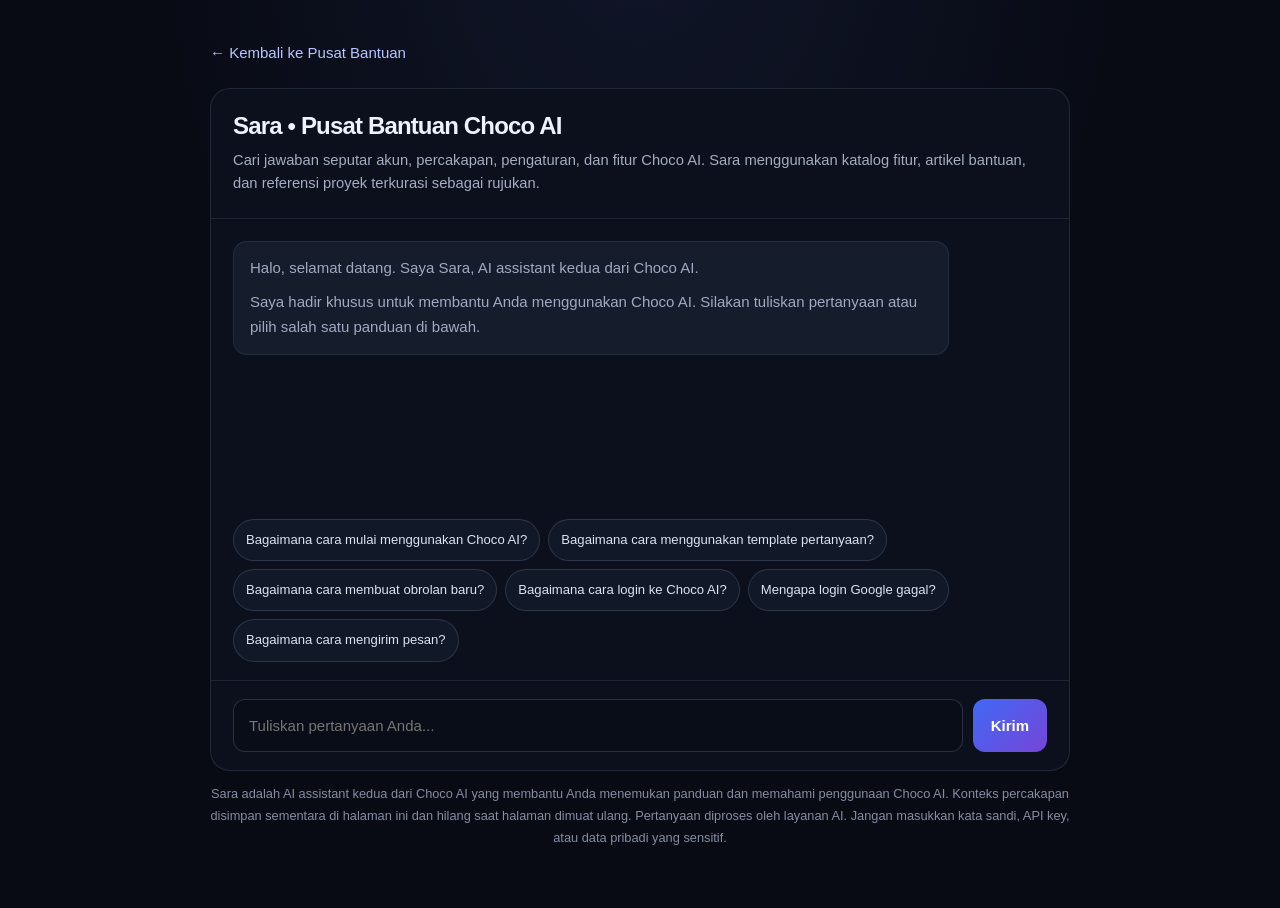
<file: bot.html>
<!DOCTYPE html>
<html lang="id">
<head>
  <meta charset="UTF-8">
  <meta name="viewport" content="width=device-width, initial-scale=1.0">
  <meta name="theme-color" content="#090b14">
  <meta name="description" content="Sara • Pusat Bantuan Choco AI, pusat jawaban untuk pertanyaan umum.">

  <title>Bot Bantuan | Choco AI</title>

  <link rel="icon" href="assets/images/favicon.svg" type="image/svg+xml">
  <link rel="stylesheet" href="style.css">

  <style>
    .bot-page {
      max-width: 900px;
      margin: 0 auto;
      padding: 40px 20px 60px;
    }

    .bot-panel {
      min-height: 520px;
      display: flex;
      flex-direction: column;
      overflow: hidden;
      border: 1px solid rgba(150, 160, 190, 0.16);
      border-radius: 20px;
      background: #0c101c;
    }

    .bot-heading {
      padding: 22px;
      border-bottom: 1px solid rgba(150, 160, 190, 0.14);
    }

    .bot-heading h1 {
      margin: 0 0 8px;
      font-size: 1.5rem;
    }

    .bot-heading p {
      margin: 0;
      color: #a5adc2;
      font-size: 0.92rem;
      line-height: 1.6;
    }

    .bot-messages {
      flex: 1;
      min-height: 300px;
      max-height: 480px;
      overflow-y: auto;
      padding: 22px;
      display: flex;
      flex-direction: column;
      gap: 16px;
    }

    .bot-message {
      max-width: 88%;
      padding: 14px 16px;
      border-radius: 14px;
      line-height: 1.65;
      overflow-wrap: anywhere;
    }

    .bot-message--bot {
      align-self: flex-start;
      background: #151c2c;
      color: #e7eaf3;
      border: 1px solid rgba(150, 160, 190, 0.12);
    }

    .bot-message--user {
      align-self: flex-end;
      background: linear-gradient(135deg, #355eea, #7545d8);
      color: #fff;
    }

    .bot-message p {
      margin: 0 0 10px;
    }

    .bot-message p:last-child {
      margin-bottom: 0;
    }

    .bot-message h3 {
      margin: 14px 0 8px;
      font-size: 1rem;
    }

    .bot-message ul,
    .bot-message ol {
      padding-left: 22px;
      margin: 8px 0;
    }

    .bot-message a {
      color: #aebeff;
      text-decoration: underline;
    }

    .bot-suggestions {
      padding: 0 22px 18px;
      display: flex;
      flex-wrap: wrap;
      gap: 8px;
    }

    .bot-suggestion {
      padding: 9px 12px;
      border: 1px solid rgba(150, 160, 190, 0.22);
      border-radius: 999px;
      background: #111827;
      color: #dce3f5;
      font: inherit;
      font-size: 0.82rem;
      cursor: pointer;
    }

    .bot-suggestion:hover {
      border-color: #647df5;
      background: #18213a;
    }

    .bot-form {
      display: flex;
      gap: 10px;
      padding: 18px 22px;
      border-top: 1px solid rgba(150, 160, 190, 0.14);
    }

    .bot-input {
      min-width: 0;
      flex: 1;
      padding: 13px 15px;
      border: 1px solid rgba(150, 160, 190, 0.24);
      border-radius: 12px;
      outline: none;
      background: #090d17;
      color: #f2f4fb;
      font: inherit;
    }

    .bot-input:focus {
      border-color: #7184ff;
    }

    .bot-send {
      padding: 12px 18px;
      border: 0;
      border-radius: 12px;
      background: linear-gradient(135deg, #4168f5, #7545d8);
      color: #fff;
      font: inherit;
      font-weight: 600;
      cursor: pointer;
    }

    .bot-send:disabled {
      opacity: 0.5;
      cursor: not-allowed;
    }

    .bot-note {
      margin: 12px 0 0;
      color: #858da3;
      font-size: 0.8rem;
      text-align: center;
    }

    .bot-back {
      display: inline-block;
      margin-bottom: 22px;
      color: #b8c4ff;
      text-decoration: none;
    }

    .bot-back:hover {
      text-decoration: underline;
    }

    @media (max-width: 600px) {
      .bot-page {
        padding: 24px 12px 40px;
      }

      .bot-panel {
        min-height: 70vh;
        border-radius: 14px;
      }

      .bot-messages {
        padding: 16px;
      }

      .bot-message {
        max-width: 95%;
      }

      .bot-form {
        padding: 14px;
      }

      .bot-send {
        padding: 12px;
      }

      .bot-suggestions {
        padding: 0 14px 14px;
      }
    }
  </style>
</head>

<body>
  <main class="bot-page">
    <a class="bot-back" href="index.html">← Kembali ke Pusat Bantuan</a>

    <section class="bot-panel" aria-label="Sara • Pusat Bantuan Choco AI">
      <header class="bot-heading">
        <h1>Sara • Pusat Bantuan Choco AI</h1>
        <p>
          Cari jawaban seputar akun, percakapan, pengaturan, dan fitur Choco AI.
          Sara menggunakan katalog fitur, artikel bantuan, dan referensi proyek terkurasi sebagai rujukan.
        </p>
      </header>

      <div
        class="bot-messages"
        id="bot-messages"
        role="log"
        aria-live="polite"
        aria-relevant="additions"
      >
        <div class="bot-message bot-message--bot">
          <p>Halo, selamat datang. Saya Sara, AI assistant kedua dari Choco AI.</p>
          <p>Saya hadir khusus untuk membantu Anda menggunakan Choco AI. Silakan tuliskan pertanyaan atau pilih salah satu panduan di bawah.</p>
        </div>
      </div>

      <div
        class="bot-suggestions"
        id="bot-suggestions"
        aria-label="Pertanyaan yang sering diajukan"
      ></div>

      <form class="bot-form" id="bot-form">
        <input
          class="bot-input"
          id="bot-input"
          type="text"
          name="question"
          placeholder="Tuliskan pertanyaan Anda..."
          autocomplete="off"
          maxlength="500"
          required
          aria-label="Pertanyaan untuk Sara"
        >

        <button class="bot-send" id="bot-send" type="submit">
          Kirim
        </button>
      </form>
    </section>

    <p class="bot-note">
      Sara adalah AI assistant kedua dari Choco AI yang membantu Anda menemukan panduan dan memahami penggunaan Choco AI. Konteks percakapan disimpan sementara di halaman ini dan hilang saat halaman dimuat ulang. Pertanyaan diproses oleh layanan AI. Jangan masukkan kata sandi, API key, atau data pribadi yang sensitif.
    </p>
  </main>

  <script src="data/articles.js?v=20261024-2"></script>
  <script src="data/features.js?v=20261024-2"></script>
  <script src="data/project-knowledge.js?v=20261024-2"></script>

  <script src="bot.js?v=20261024-2"></script>
</body>
</html>
</file>
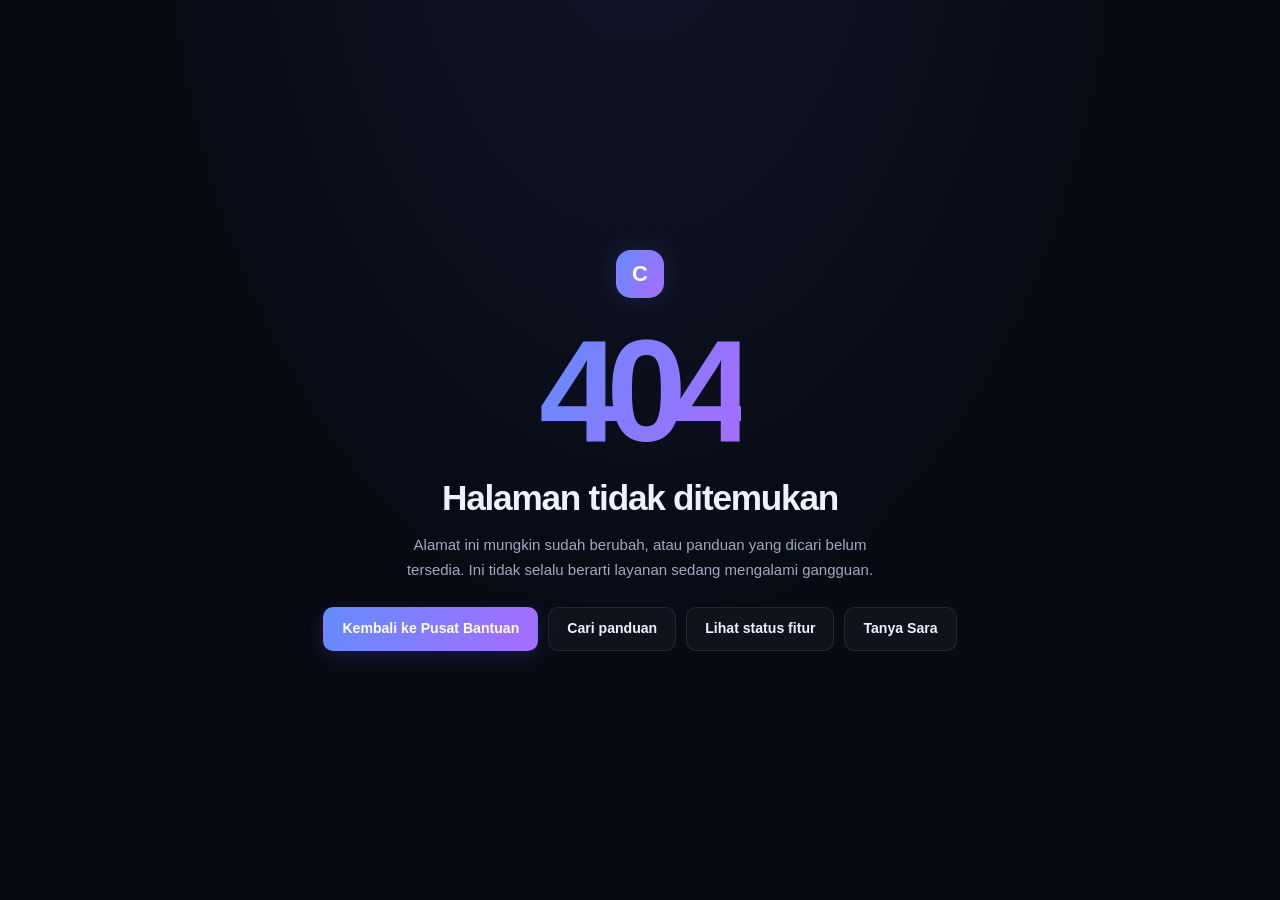
<file: category.html>
<!DOCTYPE html>
<html lang="id">
<head>
  <meta charset="UTF-8">
  <meta name="viewport" content="width=device-width, initial-scale=1.0">
  <meta name="theme-color" content="#090b14">
  <meta name="description" content="Jelajahi panduan dan artikel bantuan Choco AI berdasarkan kategori.">
  <title>Kategori Bantuan | Choco AI</title>
  <link rel="icon" href="assets/images/favicon.svg" type="image/svg+xml">
  <link rel="stylesheet" href="style.css">
</head>
<body>
  <div class="help-layout">
    <aside class="sidebar" id="sidebar">
      <a class="brand" href="index.html" aria-label="Choco AI Help Center">
        <img src="assets/images/choco-logo.svg" alt="Choco AI" class="brand-logo">
        <span class="brand-text">
          <strong>Choco AI</strong>
          <small>Pusat Bantuan</small>
        </span>
      </a>

      <nav class="sidebar-nav" aria-label="Navigasi utama">
        <a class="side-link" href="index.html">
          <span aria-hidden="true">⌂</span>
          <span>Beranda</span>
        </a>
        <a class="side-link active" href="index.html#kategori">
          <span aria-hidden="true">▦</span>
          <span>Kategori bantuan</span>
        </a>
        <a class="side-link" href="bot.html">
          <span aria-hidden="true">?</span>
          <span>Tanya Sara</span>
        </a>
      </nav>

      <div class="sidebar-bottom">
        <p class="sidebar-caption">CHOCO AI HELP CENTER</p>
        <p class="sidebar-note">Temukan panduan untuk menggunakan Choco AI.</p>
      </div>
    </aside>

    <main class="main-content">
      <header class="topbar">
        <button
          class="menu-toggle"
          id="menuToggle"
          type="button"
          aria-label="Buka navigasi"
          aria-expanded="false"
          aria-controls="sidebar"
        >☰</button>

        <div class="topbar-breadcrumb">
          <a href="index.html">Pusat Bantuan</a>
          <span aria-hidden="true">/</span>
          <span>Kategori</span>
        </div>

        <a class="topbar-home" href="index.html">Beranda</a>
      </header>

      <section class="page-section category-page">
        <div class="page-heading">
          <p class="eyebrow">PUSAT BANTUAN CHOCO AI</p>
          <h1 id="category-title">Kategori Bantuan</h1>
          <p id="category-description">
            Temukan panduan berdasarkan topik yang ingin Anda pelajari.
          </p>
        </div>

        <div class="category-toolbar">
          <a class="back-link" href="index.html#kategori">
            <span aria-hidden="true">←</span> Semua kategori
          </a>
          <span id="category-article-count" class="result-count"></span>
        </div>

        <div id="category-articles" class="article-list">
          <p class="loading-message">Memuat artikel bantuan...</p>
        </div>

        <div id="category-empty-state" class="empty-state" hidden>
          <h2>Belum ada artikel</h2>
          <p>Belum ada panduan yang tersedia dalam kategori ini.</p>
          <a href="index.html">Kembali ke pusat bantuan</a>
        </div>
      </section>

      <footer class="site-footer">
        <p>© <span id="currentYear"></span> Choco AI Help Center</p>
        <a href="index.html">Pusat Bantuan</a>
      </footer>
    </main>
  </div>

  <script src="data/categories.js?v=20261017-2"></script>
  <script src="data/articles.js?v=20261024-2"></script>
  <script>
    "use strict";

    document.addEventListener("DOMContentLoaded", function () {
      const params = new URLSearchParams(window.location.search);
      const categoryId = params.get("id");

      const titleElement = document.getElementById("category-title");
      const descriptionElement = document.getElementById("category-description");
      const articleContainer = document.getElementById("category-articles");
      const countElement = document.getElementById("category-article-count");
      const emptyState = document.getElementById("category-empty-state");
      const sidebar = document.getElementById("sidebar");
      const menuToggle = document.getElementById("menuToggle");
      const yearElement = document.getElementById("currentYear");

      if (yearElement) {
        yearElement.textContent = new Date().getFullYear();
      }

      function createElement(tag, className, text) {
        const element = document.createElement(tag);

        if (className) {
          element.className = className;
        }

        if (text !== undefined && text !== null) {
          element.textContent = text;
        }

        return element;
      }

      function closeSidebar() {
        if (!sidebar || !menuToggle) return;

        sidebar.classList.remove("open");
        menuToggle.setAttribute("aria-expanded", "false");
        menuToggle.setAttribute("aria-label", "Buka navigasi");
      }

      if (menuToggle && sidebar) {
        menuToggle.addEventListener("click", function () {
          const isOpen = sidebar.classList.toggle("open");

          menuToggle.setAttribute("aria-expanded", String(isOpen));
          menuToggle.setAttribute(
            "aria-label",
            isOpen ? "Tutup navigasi" : "Buka navigasi"
          );
        });

        document.addEventListener("click", function (event) {
          if (
            window.innerWidth <= 850 &&
            sidebar.classList.contains("open") &&
            !sidebar.contains(event.target) &&
            !menuToggle.contains(event.target)
          ) {
            closeSidebar();
          }
        });

        document.addEventListener("keydown", function (event) {
          if (event.key === "Escape") {
            closeSidebar();
          }
        });
      }

      function showNotFound() {
        window.location.replace("404.html");
      }

      if (
        !categoryId ||
        typeof window.getHelpCategoryById !== "function" ||
        typeof window.getHelpArticlesByCategory !== "function"
      ) {
        showNotFound();
        return;
      }

      const category = window.getHelpCategoryById(categoryId);

      if (!category) {
        showNotFound();
        return;
      }

      document.title = category.title + " | Pusat Bantuan Choco AI";
      titleElement.textContent = category.title;
      descriptionElement.textContent = category.description;

      const articles = window.getHelpArticlesByCategory(categoryId)
        .filter(function (article) {
          return !article.redirect;
        })
        .slice()
        .sort(function (a, b) {
          return (a.order || 0) - (b.order || 0);
        });

      countElement.textContent =
        articles.length + " artikel";

      articleContainer.replaceChildren();

      articles.forEach(function (article) {
        const card = createElement("a", "article-item");
        const target = article.redirect
          ? article.redirect
          : "article.html?id=" + encodeURIComponent(article.id);

        card.href = target;
        card.dataset.category = article.category || categoryId;
        card.dataset.search = [
          article.title,
          article.summary,
          ...(Array.isArray(article.keywords) ? article.keywords : [])
        ].join(" ");

        const content = createElement("div", "article-item-content");
        const heading = createElement("h3", "", article.title);
        const summary = createElement(
          "p",
          "",
          article.summary || "Baca panduan selengkapnya."
        );

        const arrow = createElement("span", "article-item-arrow", "→");
        arrow.setAttribute("aria-hidden", "true");

        content.append(heading, summary);
        card.append(content, arrow);
        articleContainer.appendChild(card);
      });

      const hasArticles = articles.length > 0;

      articleContainer.hidden = !hasArticles;
      emptyState.hidden = hasArticles;
    });
  </script>
</body>
</html>
</file>
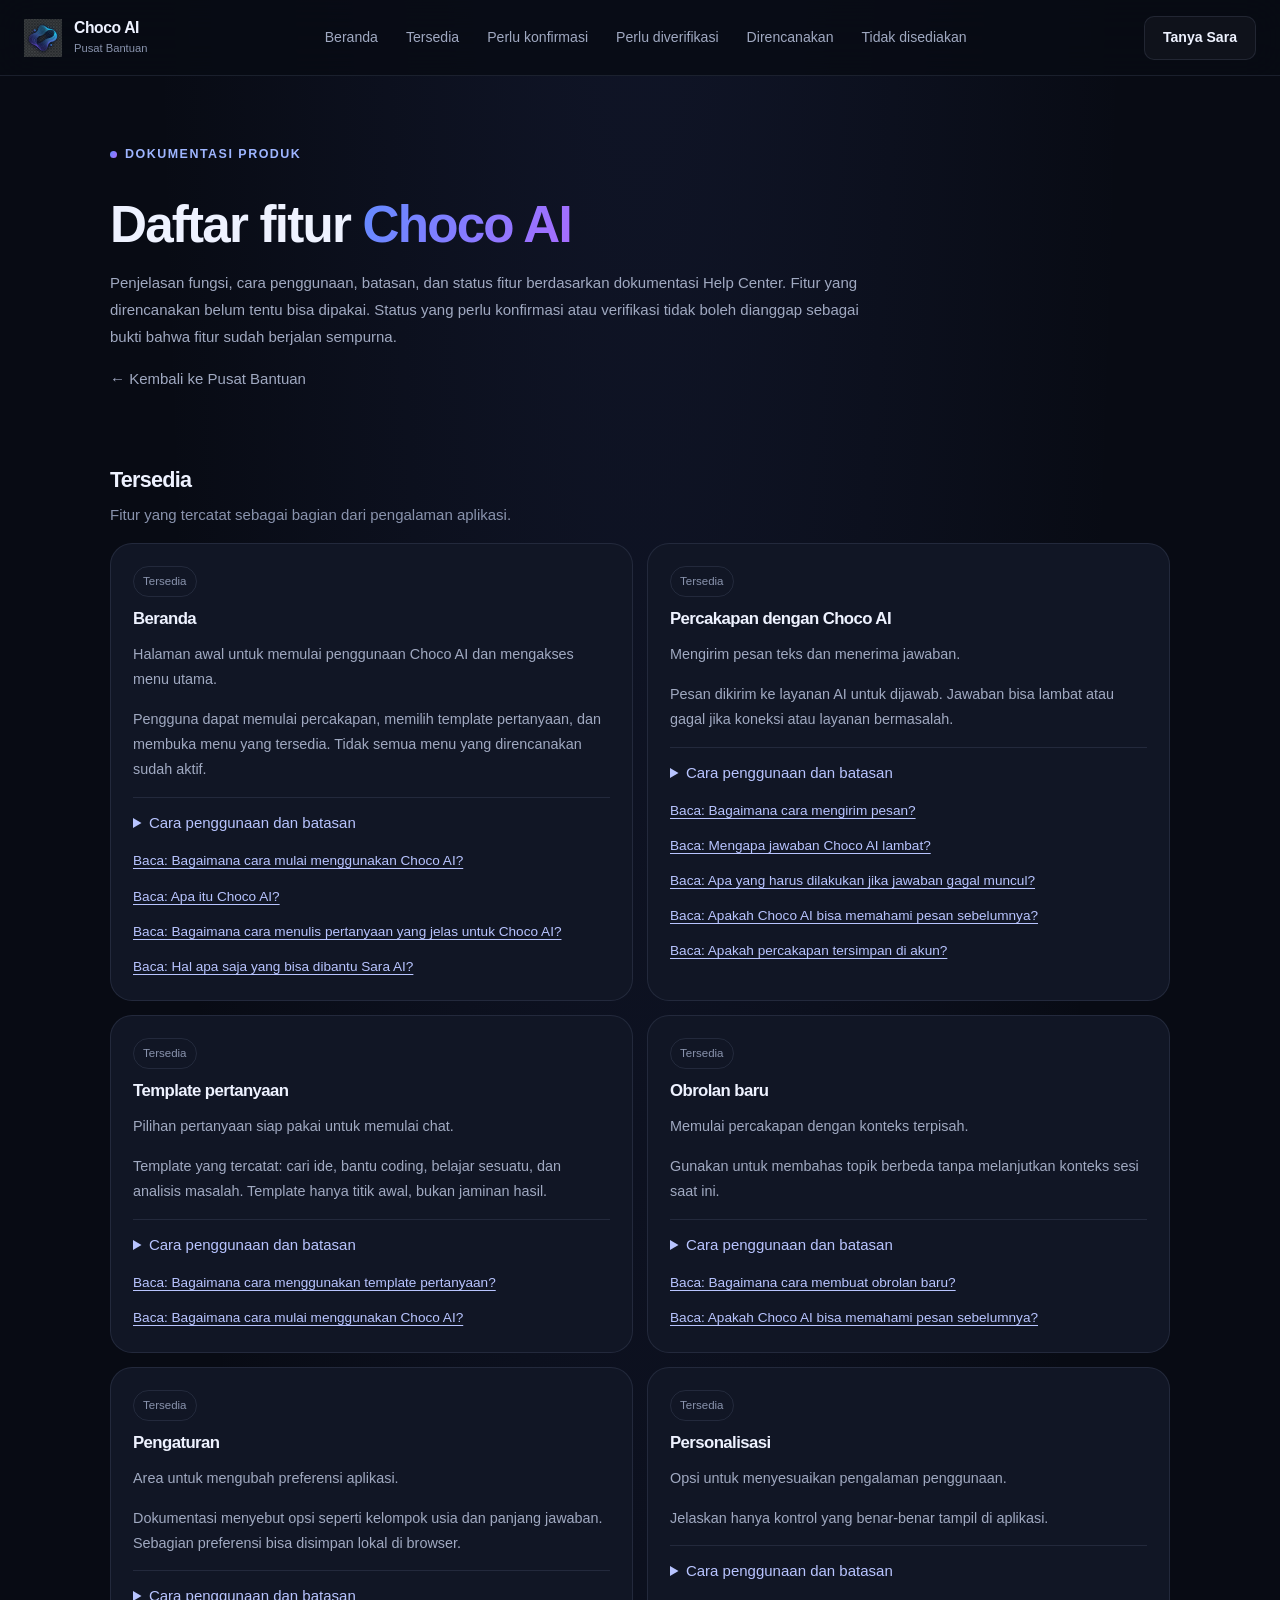
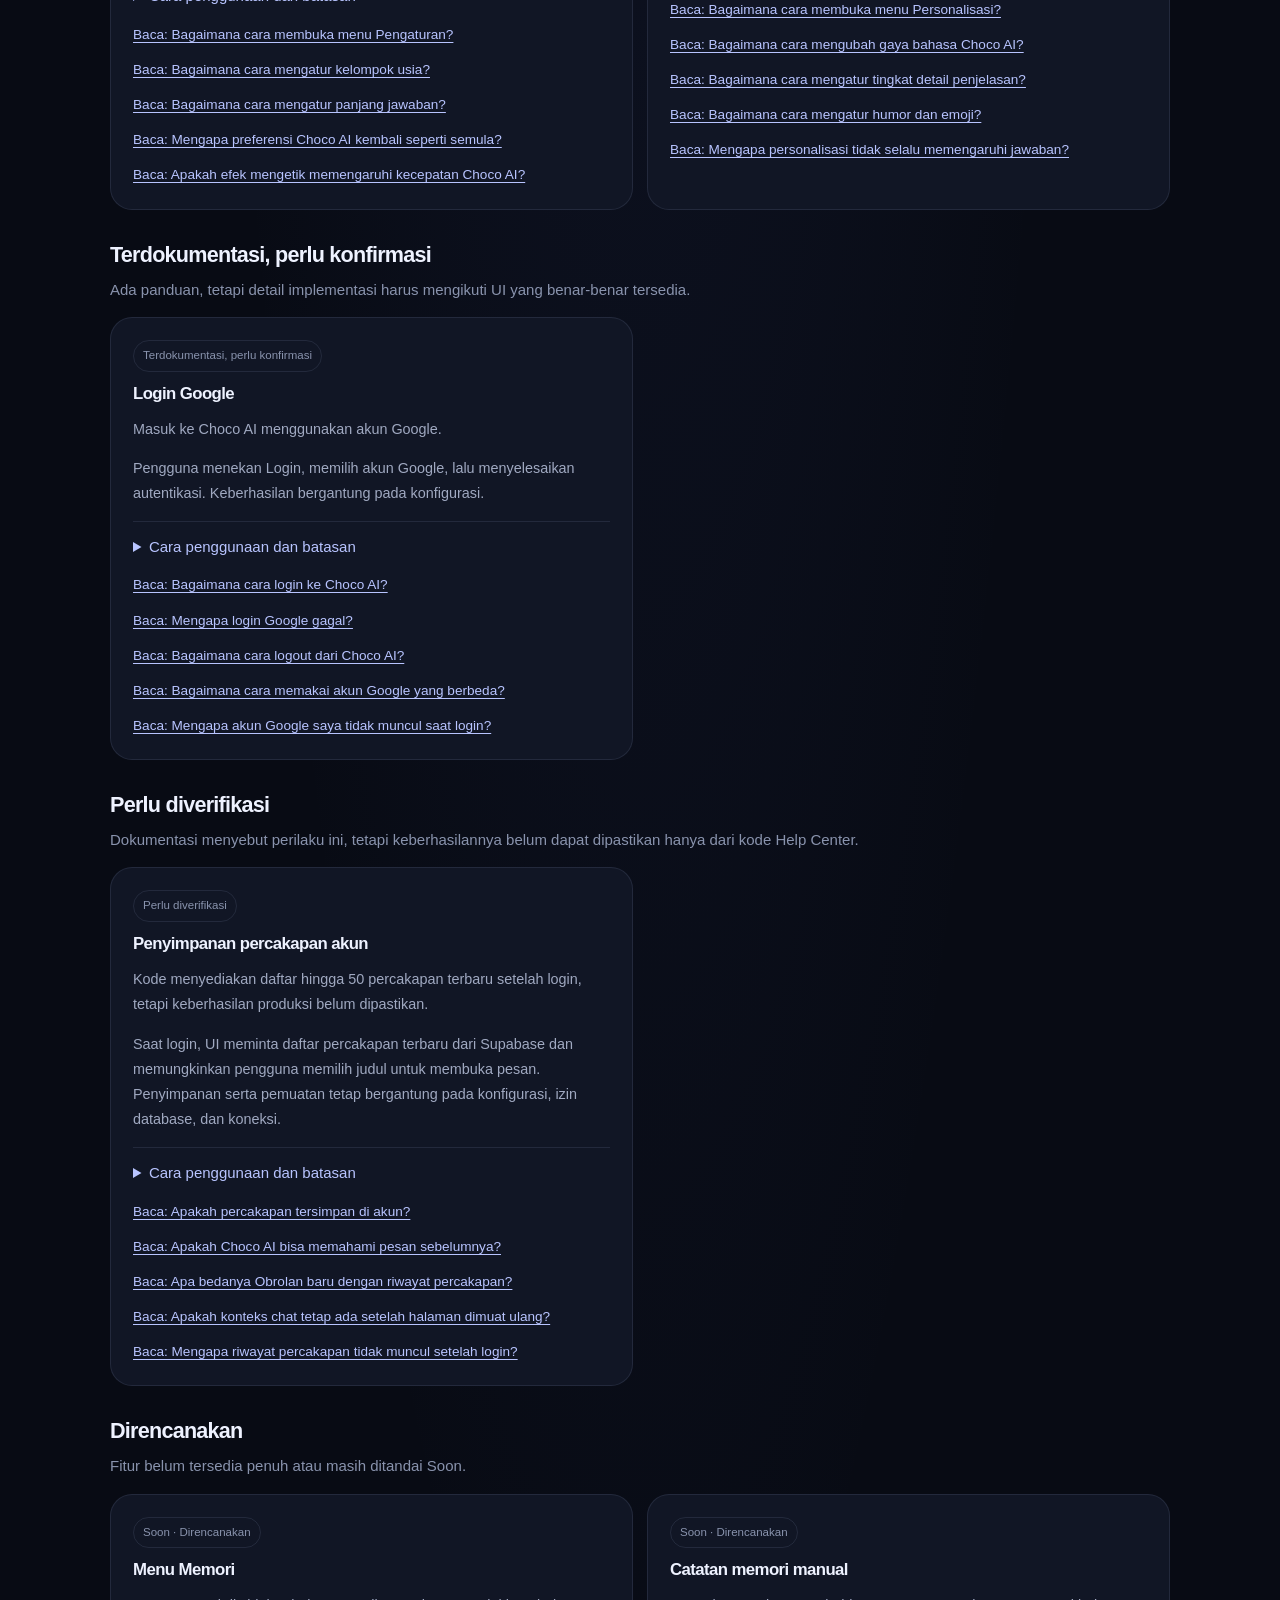
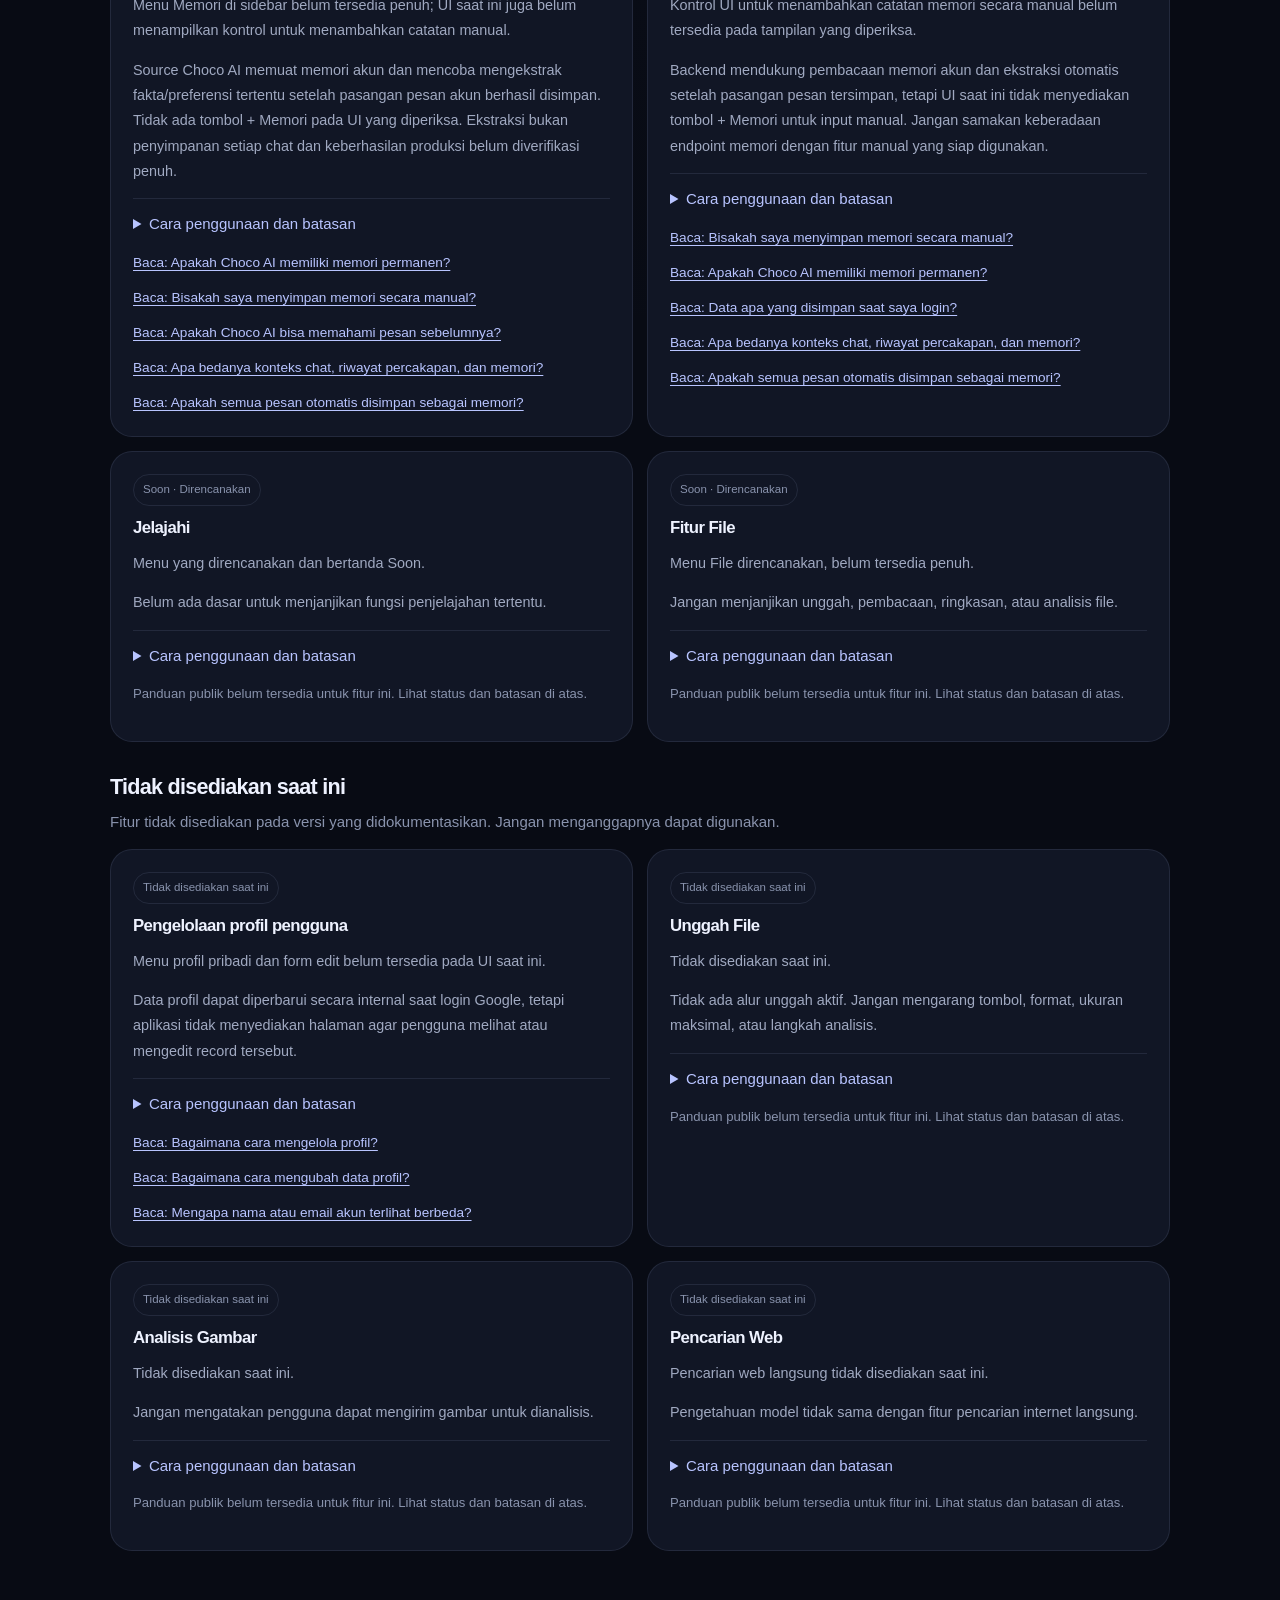
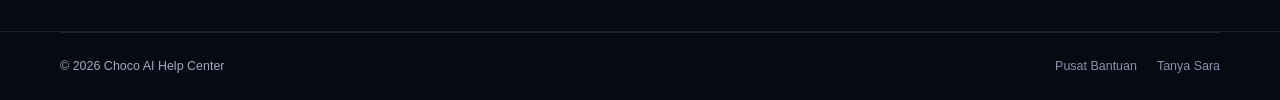
<file: features.html>
<!doctype html>
<html lang="id">
<head>
  <meta charset="utf-8">
  <meta name="viewport" content="width=device-width, initial-scale=1">
  <meta name="theme-color" content="#080b14">
  <meta name="description" content="Daftar fitur Choco AI, cara penggunaan, batasan, dan status ketersediaannya.">
  <title>Daftar Fitur | Choco AI Help Center</title>
  <link rel="icon" href="assets/images/favicon.svg" type="image/svg+xml">
  <link rel="stylesheet" href="style.css">
  <style>
    .features-page{width:min(1060px,calc(100% - 36px));margin:auto;padding:36px 0 80px}
    .features-hero{padding:28px 0}
    .features-hero h1{font-size:clamp(2rem,5vw,3.2rem);margin:12px 0}
    .features-hero p{max-width:780px;color:var(--text-secondary);line-height:1.8}
    .feature-group{margin-top:32px;scroll-margin-top:calc(var(--header-height) + 24px)}
    .feature-group h2{font-size:1.35rem;margin-bottom:8px}
    .group-note{color:var(--text-muted);line-height:1.7}
    .feature-grid{display:grid;grid-template-columns:repeat(2,minmax(0,1fr));gap:14px}
    .feature-card{min-width:0;padding:22px;border:1px solid var(--border);border-radius:var(--radius-lg);background:var(--surface)}
    .feature-card h3{font-size:1.05rem;margin:12px 0}
    .feature-card p,.feature-card li{font-size:.9rem;line-height:1.75;color:var(--text-secondary);overflow-wrap:anywhere}
    .feature-status{display:inline-block;padding:5px 9px;border:1px solid var(--border);border-radius:999px;color:var(--text-muted);font-size:.72rem}
    .feature-card details{margin-top:14px;padding-top:12px;border-top:1px solid var(--border)}
    .feature-card summary{cursor:pointer;color:#b8c4ff}
    .feature-card ul{padding-left:20px}
    .feature-limit{color:var(--text-muted)!important;font-size:.83rem!important}
    .feature-links{display:flex;flex-wrap:wrap;gap:12px;margin-top:14px}
    .feature-links a{font-size:.85rem;color:#b8c4ff;text-decoration:underline;text-underline-offset:3px}
    .feature-no-article{margin-top:14px!important;color:var(--text-muted)!important;font-size:.82rem!important}
    @media(max-width:650px){.feature-grid{grid-template-columns:1fr}.features-page{width:calc(100% - 28px)}.feature-card{padding:18px}}
  </style>
</head>
<body>
  <header class="site-header">
    <div class="header-inner">
      <a class="brand" href="index.html" aria-label="Choco AI Help Center">
        <img class="brand-logo" src="assets/images/choco-logo.svg" alt="Logo Choco AI" width="38" height="38">
        <span class="brand-copy">
          <span class="brand-name">Choco AI</span>
          <span class="brand-caption">Pusat Bantuan</span>
        </span>
      </a>
      <nav class="header-nav" aria-label="Navigasi daftar fitur">
        <a href="index.html">Beranda</a>
        <a href="#tersedia">Tersedia</a>
        <a href="#status-documented">Perlu konfirmasi</a>
        <a href="#status-verify">Perlu diverifikasi</a>
        <a href="#rencana">Direncanakan</a>
        <a href="#tidak-disediakan">Tidak disediakan</a>
      </nav>
      <div class="header-actions">
        <a class="button button--secondary" href="bot.html">Tanya Sara</a>
      </div>
    </div>
  </header>

  <main class="features-page">
    <section class="features-hero" aria-labelledby="features-title">
      <span class="eyebrow">DOKUMENTASI PRODUK</span>
      <h1 id="features-title">Daftar fitur <span class="gradient-text">Choco AI</span></h1>
      <p>Penjelasan fungsi, cara penggunaan, batasan, dan status fitur berdasarkan dokumentasi Help Center. Fitur yang direncanakan belum tentu bisa dipakai. Status yang perlu konfirmasi atau verifikasi tidak boleh dianggap sebagai bukti bahwa fitur sudah berjalan sempurna.</p>
      <p><a href="index.html">← Kembali ke Pusat Bantuan</a></p>
    </section>
    <div id="feature-catalog" aria-live="polite">
      <p class="loading-state">Memuat katalog fitur…</p>
    </div>
  </main>

  <footer class="site-footer">
    <div class="container footer-bottom">
      <p>© <span id="feature-year"></span> Choco AI Help Center</p>
      <div class="footer-bottom-links">
        <a href="index.html">Pusat Bantuan</a>
        <a href="bot.html">Tanya Sara</a>
      </div>
    </div>
  </footer>

  <script src="data/articles.js?v=20261024-2"></script>
  <script src="data/features.js?v=20261024-2"></script>
  <script>
    (function () {
      "use strict";

      const yearElement = document.getElementById("feature-year");
      const root = document.getElementById("feature-catalog");
      if (yearElement) yearElement.textContent = String(new Date().getFullYear());

      const statusLabels = {
        available: "Tersedia",
        documented: "Terdokumentasi, perlu konfirmasi",
        verify: "Perlu diverifikasi",
        planned: "Direncanakan",
        "intentionally-disabled": "Tidak disediakan saat ini"
      };

      const groups = [
        { id: "available", title: "Tersedia", note: "Fitur yang tercatat sebagai bagian dari pengalaman aplikasi." },
        { id: "documented", title: "Terdokumentasi, perlu konfirmasi", note: "Ada panduan, tetapi detail implementasi harus mengikuti UI yang benar-benar tersedia." },
        { id: "verify", title: "Perlu diverifikasi", note: "Dokumentasi menyebut perilaku ini, tetapi keberhasilannya belum dapat dipastikan hanya dari kode Help Center." },
        { id: "planned", title: "Direncanakan", note: "Fitur belum tersedia penuh atau masih ditandai Soon." },
        { id: "intentionally-disabled", title: "Tidak disediakan saat ini", note: "Fitur tidak disediakan pada versi yang didokumentasikan. Jangan menganggapnya dapat digunakan." }
      ];

      function node(tag, className, text) {
        const element = document.createElement(tag);
        if (className) element.className = className;
        if (text !== undefined) element.textContent = text;
        return element;
      }

      function articleById(id) {
        if (typeof window.getHelpArticleById === "function") {
          return window.getHelpArticleById(id);
        }
        return (window.HELP_ARTICLES || []).find((article) => article.id === id) || null;
      }

      function createFeatureCard(feature) {
        const card = node("article", "feature-card");
        const status = statusLabels[feature.group] || "Status belum diketahui";
        const statusText = feature.uiLabel ? feature.uiLabel + " · " + status : status;
        card.appendChild(node("span", "feature-status", statusText));
        card.appendChild(node("h3", "", feature.name || "Fitur tanpa nama"));
        card.appendChild(node("p", "", feature.summary || "Belum ada ringkasan fitur."));
        card.appendChild(node("p", "", feature.details || "Belum ada penjelasan terperinci."));

        const details = node("details");
        details.appendChild(node("summary", "", "Cara penggunaan dan batasan"));
        const usage = node("ul");
        const steps = Array.isArray(feature.usage) ? feature.usage : [];
        if (steps.length) {
          steps.forEach((step) => usage.appendChild(node("li", "", step)));
        } else {
          usage.appendChild(node("li", "", "Belum ada langkah penggunaan yang dapat dipastikan."));
        }
        details.appendChild(usage);
        details.appendChild(node("p", "feature-limit", "Batasan: " + (feature.limitations || "Ikuti perilaku aktual aplikasi.")));
        card.appendChild(details);

        const links = node("div", "feature-links");
        let linkedArticleCount = 0;
        (Array.isArray(feature.relatedArticles) ? feature.relatedArticles : []).slice(0, 5).forEach((id) => {
          const article = articleById(id);
          if (!article || article.redirect) return;
          const link = node("a", "", "Baca: " + article.title);
          link.href = "article.html?id=" + encodeURIComponent(article.id);
          links.appendChild(link);
          linkedArticleCount += 1;
        });

        if (linkedArticleCount) {
          card.appendChild(links);
        } else {
          const note = feature.group === "planned" || feature.group === "intentionally-disabled"
            ? "Panduan publik belum tersedia untuk fitur ini. Lihat status dan batasan di atas."
            : "Belum ada artikel penggunaan yang tersedia untuk fitur ini.";
          card.appendChild(node("p", "feature-no-article", note));
        }

        return card;
      }

      const features = Array.isArray(window.CHOCO_FEATURES) ? window.CHOCO_FEATURES : [];
      root.replaceChildren();

      groups.forEach((group) => {
        const groupFeatures = features.filter((feature) => feature.group === group.id);
        if (!groupFeatures.length) return;

        const section = node("section", "feature-group");
        section.id = group.id === "available"
          ? "tersedia"
          : group.id === "planned"
            ? "rencana"
            : group.id === "intentionally-disabled"
              ? "tidak-disediakan"
              : "status-" + group.id;

        section.appendChild(node("h2", "", group.title));
        section.appendChild(node("p", "group-note", group.note));

        const grid = node("div", "feature-grid");
        groupFeatures.forEach((feature) => grid.appendChild(createFeatureCard(feature)));
        section.appendChild(grid);
        root.appendChild(section);
      });

      if (!features.length) {
        root.appendChild(node("p", "loading-state", "Katalog fitur belum dapat dimuat. Muat ulang halaman atau gunakan pencarian artikel."));
      }
    })();
  </script>
</body>
</html>
</file>
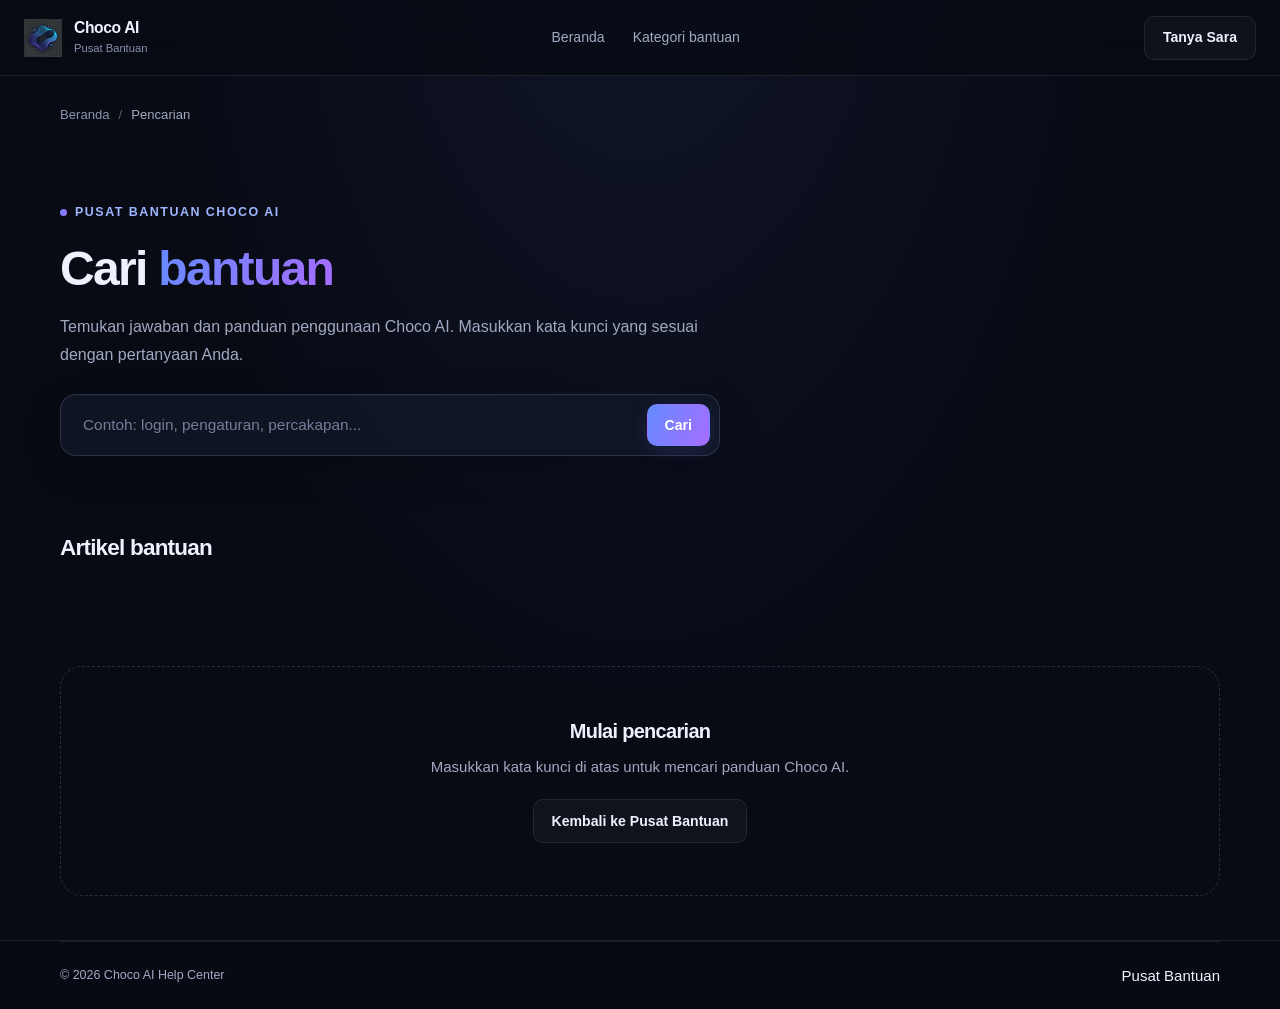
<file: search.html>
<!DOCTYPE html>
<html lang="id">
<head>
  <meta charset="UTF-8">
  <meta name="viewport" content="width=device-width, initial-scale=1.0">
  <meta name="theme-color" content="#090b14">
  <meta name="description" content="Cari panduan dan solusi masalah seputar Choco AI di Pusat Bantuan.">

  <title>Pencarian Bantuan | Choco AI</title>

  <link rel="icon" href="assets/images/favicon.svg" type="image/svg+xml">
  <link rel="stylesheet" href="style.css">
</head>

<body>
  <header class="site-header">
    <div class="header-inner">
      <a class="brand" href="index.html" aria-label="Choco AI Pusat Bantuan">
        <img
          src="assets/images/choco-logo.svg"
          alt=""
          class="brand-logo"
        >

        <span class="brand-copy">
          <span class="brand-name">Choco AI</span>
          <span class="brand-caption">Pusat Bantuan</span>
        </span>
      </a>

      <nav class="header-nav" aria-label="Navigasi utama">
        <a href="index.html">Beranda</a>
        <a href="index.html#kategori">Kategori bantuan</a>
      </nav>

      <div class="header-actions">
        <a class="button button--secondary" href="bot.html">
          Tanya Sara
        </a>
      </div>
    </div>
  </header>

  <main>
    <div class="container">
      <nav class="breadcrumbs" aria-label="Breadcrumb">
        <a href="index.html">Beranda</a>
        <span class="breadcrumb-separator" aria-hidden="true">/</span>
        <span class="breadcrumb-current">Pencarian</span>
      </nav>

      <section class="page-intro">
        <span class="eyebrow">Pusat Bantuan Choco AI</span>

        <h1>Cari <span class="gradient-text">bantuan</span></h1>

        <p>
          Temukan jawaban dan panduan penggunaan Choco AI.
          Masukkan kata kunci yang sesuai dengan pertanyaan Anda.
        </p>

        <form
          id="search-page-form"
          class="search-form"
          action="search.html"
          method="get"
          role="search"
        >
          <label class="visually-hidden" for="search-page-input">
            Kata kunci pencarian
          </label>

          <input
            class="search-input"
            id="search-page-input"
            name="q"
            type="search"
            placeholder="Contoh: login, pengaturan, percakapan..."
            autocomplete="off"
            maxlength="200"
          >

          <button class="button button--primary search-submit" type="submit">
            Cari
          </button>
        </form>
      </section>

      <section class="section--compact" aria-labelledby="search-results-heading">
        <div class="search-results-heading">
          <h2 id="search-results-heading">Artikel bantuan</h2>
          <p class="result-count" id="search-result-count" aria-live="polite"></p>
        </div>

        <div
          class="search-results"
          id="search-results"
          aria-live="polite"
        ></div>

        <div class="search-empty" id="search-empty-state" hidden>
          <h2 id="search-empty-title">Mulai pencarian</h2>

          <p id="search-empty-description">
            Masukkan kata kunci di atas untuk mencari panduan Choco AI.
          </p>

          <a class="button button--secondary" href="index.html">
            Kembali ke Pusat Bantuan
          </a>
        </div>
      </section>
    </div>
  </main>

  <footer class="site-footer">
    <div class="container footer-bottom">
      <p>© <span id="current-year"></span> Choco AI Help Center</p>

      <a href="index.html">Pusat Bantuan</a>
    </div>
  </footer>

  <script src="data/categories.js?v=20261017-2"></script>
  <script src="data/articles.js?v=20261024-2"></script>

  <script>
    "use strict";

    (() => {
      const form = document.getElementById("search-page-form");
      const input = document.getElementById("search-page-input");
      const resultsContainer = document.getElementById("search-results");
      const countElement = document.getElementById("search-result-count");
      const headingElement = document.getElementById("search-results-heading");
      const emptyState = document.getElementById("search-empty-state");
      const emptyTitle = document.getElementById("search-empty-title");
      const emptyDescription = document.getElementById("search-empty-description");
      const yearElement = document.getElementById("current-year");

      if (yearElement) {
        yearElement.textContent = new Date().getFullYear();
      }

      function createElement(tag, className, text) {
        const element = document.createElement(tag);

        if (className) {
          element.className = className;
        }

        if (text !== undefined && text !== null) {
          element.textContent = text;
        }

        return element;
      }

      function getCategory(article) {
        if (typeof window.getHelpCategoryById !== "function") {
          return null;
        }

        return window.getHelpCategoryById(article.category) || null;
      }

      function getArticles(query) {
        if (typeof window.searchHelpArticles !== "function") {
          return null;
        }

        const results = window.searchHelpArticles(query);
        return Array.isArray(results) ? results : [];
      }

      function createResultCard(article) {
        const card = createElement("a", "result-card");

        card.href = article.redirect
          ? article.redirect
          : "article.html?id=" + encodeURIComponent(article.id);

        const title = createElement("h3", "", article.title || "Artikel bantuan");
        const summary = createElement(
          "p",
          "",
          article.summary || "Buka panduan untuk membaca informasi selengkapnya."
        );

        const category = getCategory(article);

        card.appendChild(title);
        card.appendChild(summary);

        if (category) {
          card.appendChild(
            createElement("span", "result-category", category.title)
          );
        }

        return card;
      }

      function showEmptyState(title, description) {
        emptyState.hidden = false;
        emptyTitle.textContent = title;
        emptyDescription.textContent = description;
      }

      function renderResults(query) {
        resultsContainer.replaceChildren();
        countElement.textContent = "";
        emptyState.hidden = true;

        const cleanQuery = query.trim();

        if (!cleanQuery) {
          headingElement.textContent = "Artikel bantuan";

          showEmptyState(
            "Mulai pencarian",
            "Masukkan kata kunci di atas untuk mencari panduan Choco AI."
          );

          return;
        }

        headingElement.textContent = 'Hasil untuk "' + cleanQuery + '"';

        const results = getArticles(cleanQuery);

        if (results === null) {
          showEmptyState(
            "Data pencarian tidak tersedia",
            "Pastikan data/articles.js berhasil dimuat dan fungsi searchHelpArticles() tersedia."
          );

          return;
        }

        countElement.textContent =
          results.length + (results.length === 1
            ? " artikel ditemukan"
            : " artikel ditemukan");

        if (results.length === 0) {
          showEmptyState(
            "Tidak ada hasil",
            "Coba kata kunci lain, misalnya login, percakapan, atau pengaturan."
          );

          return;
        }

        for (const article of results) {
          if (!article || !article.id) continue;

          resultsContainer.appendChild(createResultCard(article));
        }

        if (!resultsContainer.children.length) {
          countElement.textContent = "";

          showEmptyState(
            "Tidak ada hasil",
            "Tidak ada artikel yang bisa ditampilkan untuk kata kunci tersebut."
          );
        }
      }

      form.addEventListener("submit", (event) => {
        event.preventDefault();

        const query = input.value.trim();
        const params = new URLSearchParams();

        if (query) {
          params.set("q", query);
        }

        const nextUrl = "search.html" +
          (params.toString() ? "?" + params.toString() : "");

        window.history.replaceState(null, "", nextUrl);
        renderResults(query);
      });

      input.addEventListener("input", () => {
        renderResults(input.value);
      });

      const params = new URLSearchParams(window.location.search);
      const initialQuery = (params.get("q") || "").slice(0, 200);

      input.value = initialQuery;
      renderResults(initialQuery);
    })();
  </script>
</body>
</html>
</file>
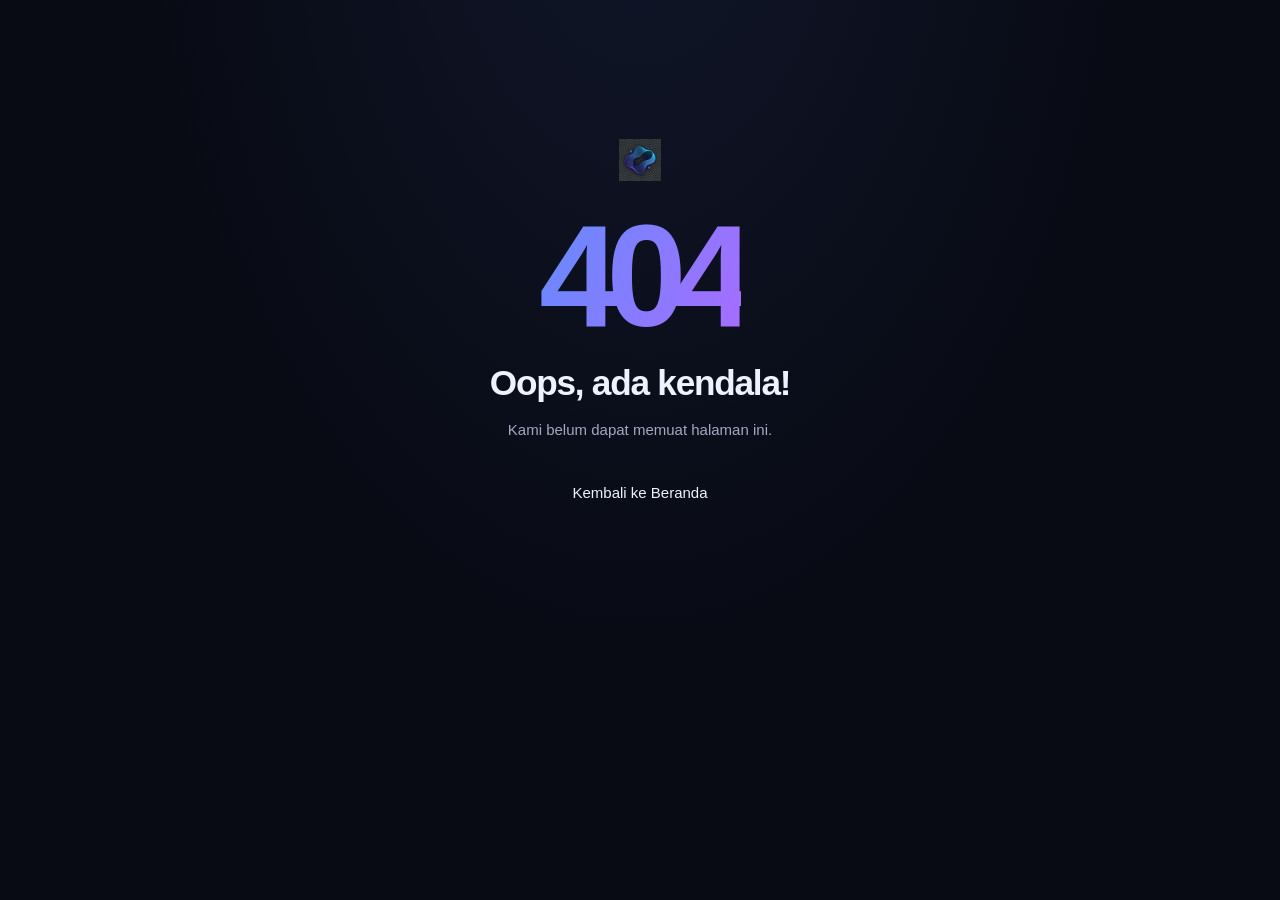
<file: choco-ai-help-center/article.html>
<!DOCTYPE html>
<html lang="id">
<head>
  <meta charset="UTF-8">
  <meta name="viewport" content="width=device-width, initial-scale=1.0">
  <meta name="theme-color" content="#090b14">
  <meta name="description" content="Baca panduan penggunaan Choco AI di Pusat Bantuan.">
  <title>Artikel Bantuan | Choco AI</title>
  <link rel="icon" href="assets/images/favicon.svg" type="image/svg+xml">
  <link rel="stylesheet" href="style.css">
</head>
<body>
  <div class="help-layout">
    <aside class="sidebar" id="sidebar">
      <a class="brand" href="index.html" aria-label="Choco AI Help Center">
        <img src="assets/images/choco-logo.svg" alt="Choco AI" class="brand-logo">
        <span class="brand-text">
          <strong>Choco AI</strong>
          <small>Pusat Bantuan</small>
        </span>
      </a>

      <nav class="sidebar-nav" aria-label="Navigasi utama">
        <a class="side-link" href="index.html">
          <span aria-hidden="true">⌂</span>
          <span>Beranda</span>
        </a>
        <a class="side-link" href="index.html#kategori">
          <span aria-hidden="true">▦</span>
          <span>Kategori bantuan</span>
        </a>
      </nav>

      <div class="sidebar-bottom">
        <p class="sidebar-caption">CHOCO AI HELP CENTER</p>
        <p class="sidebar-note">Temukan panduan untuk menggunakan Choco AI.</p>
      </div>
    </aside>

    <main class="main-content">
      <header class="topbar">
        <button
          class="menu-toggle"
          id="menuToggle"
          type="button"
          aria-label="Buka navigasi"
          aria-expanded="false"
          aria-controls="sidebar"
        >☰</button>

        <div class="topbar-breadcrumb">
          <a href="index.html">Pusat Bantuan</a>
          <span aria-hidden="true">/</span>
          <a id="article-category-link" href="index.html#kategori">Kategori</a>
          <span aria-hidden="true">/</span>
          <span id="breadcrumb-article">Artikel</span>
        </div>

        <a class="topbar-home" href="index.html">Beranda</a>
      </header>

      <section class="page-section article-page">
        <div class="article-heading">
          <a id="article-back-link" class="back-link" href="index.html">
            <span aria-hidden="true">←</span> Kembali
          </a>

          <p id="article-category" class="eyebrow">PANDUAN CHOCO AI</p>
          <h1 id="article-title">Memuat artikel...</h1>
          <p id="article-summary" class="article-summary"></p>
          <p class="article-meta">
            Terakhir diperbarui:
            <time id="article-updated">-</time>
          </p>
        </div>

        <article id="article-content" class="article-content">
          <p>Artikel sedang dimuat.</p>
        </article>

        <section class="related-section" id="related-section" hidden>
          <h2>Artikel terkait</h2>
          <div id="related-articles" class="article-list"></div>
        </section>

        <div class="article-feedback">
          <p>Apakah panduan ini membantu?</p>
          <div class="feedback-actions">
            <button type="button" class="feedback-button" data-feedback="yes">
              Ya, membantu
            </button>
            <button type="button" class="feedback-button" data-feedback="no">
              Belum membantu
            </button>
          </div>
          <p id="feedback-message" class="feedback-message" role="status" hidden></p>
        </div>
      </section>

      <footer class="site-footer">
        <p>© <span id="currentYear"></span> Choco AI Help Center</p>
        <a href="index.html">Pusat Bantuan</a>
      </footer>
    </main>
  </div>

  <script src="data/categories.js"></script>
  <script src="data/articles.js"></script>
  <script>
    "use strict";

    document.addEventListener("DOMContentLoaded", function () {
      const params = new URLSearchParams(window.location.search);
      const articleId = params.get("id");

      const titleElement = document.getElementById("article-title");
      const summaryElement = document.getElementById("article-summary");
      const categoryElement = document.getElementById("article-category");
      const categoryLink = document.getElementById("article-category-link");
      const breadcrumbElement = document.getElementById("breadcrumb-article");
      const updatedElement = document.getElementById("article-updated");
      const contentElement = document.getElementById("article-content");
      const backLink = document.getElementById("article-back-link");
      const relatedSection = document.getElementById("related-section");
      const relatedContainer = document.getElementById("related-articles");
      const feedbackMessage = document.getElementById("feedback-message");
      const sidebar = document.getElementById("sidebar");
      const menuToggle = document.getElementById("menuToggle");
      const yearElement = document.getElementById("currentYear");

      if (yearElement) {
        yearElement.textContent = new Date().getFullYear();
      }

      function createElement(tag, className, text) {
        const element = document.createElement(tag);

        if (className) {
          element.className = className;
        }

        if (text !== undefined && text !== null) {
          element.textContent = text;
        }

        return element;
      }

      function showNotFound() {
        window.location.replace("404.html");
      }

      function closeSidebar() {
        if (!sidebar || !menuToggle) return;

        sidebar.classList.remove("open");
        menuToggle.setAttribute("aria-expanded", "false");
        menuToggle.setAttribute("aria-label", "Buka navigasi");
      }

      if (menuToggle && sidebar) {
        menuToggle.addEventListener("click", function () {
          const isOpen = sidebar.classList.toggle("open");

          menuToggle.setAttribute("aria-expanded", String(isOpen));
          menuToggle.setAttribute(
            "aria-label",
            isOpen ? "Tutup navigasi" : "Buka navigasi"
          );
        });

        document.addEventListener("click", function (event) {
          if (
            window.innerWidth <= 850 &&
            sidebar.classList.contains("open") &&
            !sidebar.contains(event.target) &&
            !menuToggle.contains(event.target)
          ) {
            closeSidebar();
          }
        });

        document.addEventListener("keydown", function (event) {
          if (event.key === "Escape") {
            closeSidebar();
          }
        });
      }

      if (
        !articleId ||
        typeof window.getHelpArticleById !== "function" ||
        typeof window.getHelpCategoryById !== "function"
      ) {
        showNotFound();
        return;
      }

      const article = window.getHelpArticleById(articleId);

      if (!article) {
        showNotFound();
        return;
      }

      if (article.redirect) {
        window.location.replace(article.redirect);
        return;
      }

      const category = window.getHelpCategoryById(article.category);

      document.title = article.title + " | Pusat Bantuan Choco AI";
      titleElement.textContent = article.title;
      summaryElement.textContent = article.summary || "";
      breadcrumbElement.textContent = article.title;

      if (category) {
        categoryElement.textContent = category.title;
        categoryLink.textContent = category.title;
        categoryLink.href =
          "category.html?id=" + encodeURIComponent(category.id);
        backLink.href =
          "category.html?id=" + encodeURIComponent(category.id);
      } else {
        categoryElement.textContent = "PANDUAN CHOCO AI";
        categoryLink.textContent = "Kategori";
        categoryLink.href = "index.html#kategori";
        backLink.href = "index.html";
      }

      updatedElement.textContent = article.updated || "Belum ditentukan";

      function renderContentBlock(block) {
        if (!block || !block.type) return null;

        if (block.type === "p") {
          return createElement("p", "", block.text || "");
        }

        if (block.type === "h2") {
          return createElement("h2", "", block.text || "");
        }

        if (block.type === "h3") {
          return createElement("h3", "", block.text || "");
        }

        if (block.type === "ul" || block.type === "ol") {
          const list = document.createElement(block.type);

          if (Array.isArray(block.items)) {
            block.items.forEach(function (item) {
              list.appendChild(createElement("li", "", item));
            });
          }

          return list;
        }

        return null;
      }

      contentElement.replaceChildren();

      if (Array.isArray(article.content)) {
        article.content.forEach(function (block) {
          const element = renderContentBlock(block);

          if (element) {
            contentElement.appendChild(element);
          }
        });
      }

      if (!contentElement.children.length) {
        contentElement.appendChild(
          createElement("p", "", "Belum ada isi untuk artikel ini.")
        );
      }

      if (typeof window.getHelpArticlesByCategory === "function") {
        const relatedArticles = window
          .getHelpArticlesByCategory(article.category)
          .filter(function (item) {
            return item.id !== article.id && !item.redirect;
          })
          .slice(0, 3);

        relatedContainer.replaceChildren();

        relatedArticles.forEach(function (item) {
          const card = createElement("a", "article-item");
          card.href = "article.html?id=" + encodeURIComponent(item.id);

          const cardContent = createElement("div", "article-item-content");
          cardContent.appendChild(createElement("h3", "", item.title));
          cardContent.appendChild(
            createElement("p", "", item.summary || "Baca panduan selengkapnya.")
          );

          card.appendChild(cardContent);
          card.appendChild(
            createElement("span", "article-item-arrow", "→")
          );

          relatedContainer.appendChild(card);
        });

        relatedSection.hidden = relatedArticles.length === 0;
      }

      document.querySelectorAll("[data-feedback]").forEach(function (button) {
        button.addEventListener("click", function () {
          const helpful = button.dataset.feedback === "yes";

          feedbackMessage.textContent = helpful
            ? "Terima kasih atas masukanmu."
            : "Terima kasih. Masukanmu membantu kami memperbaiki panduan.";

          feedbackMessage.hidden = false;

          document.querySelectorAll("[data-feedback]").forEach(function (item) {
            item.disabled = true;
          });
        });
      });
    });
  </script>
</body>
</html>
</file>
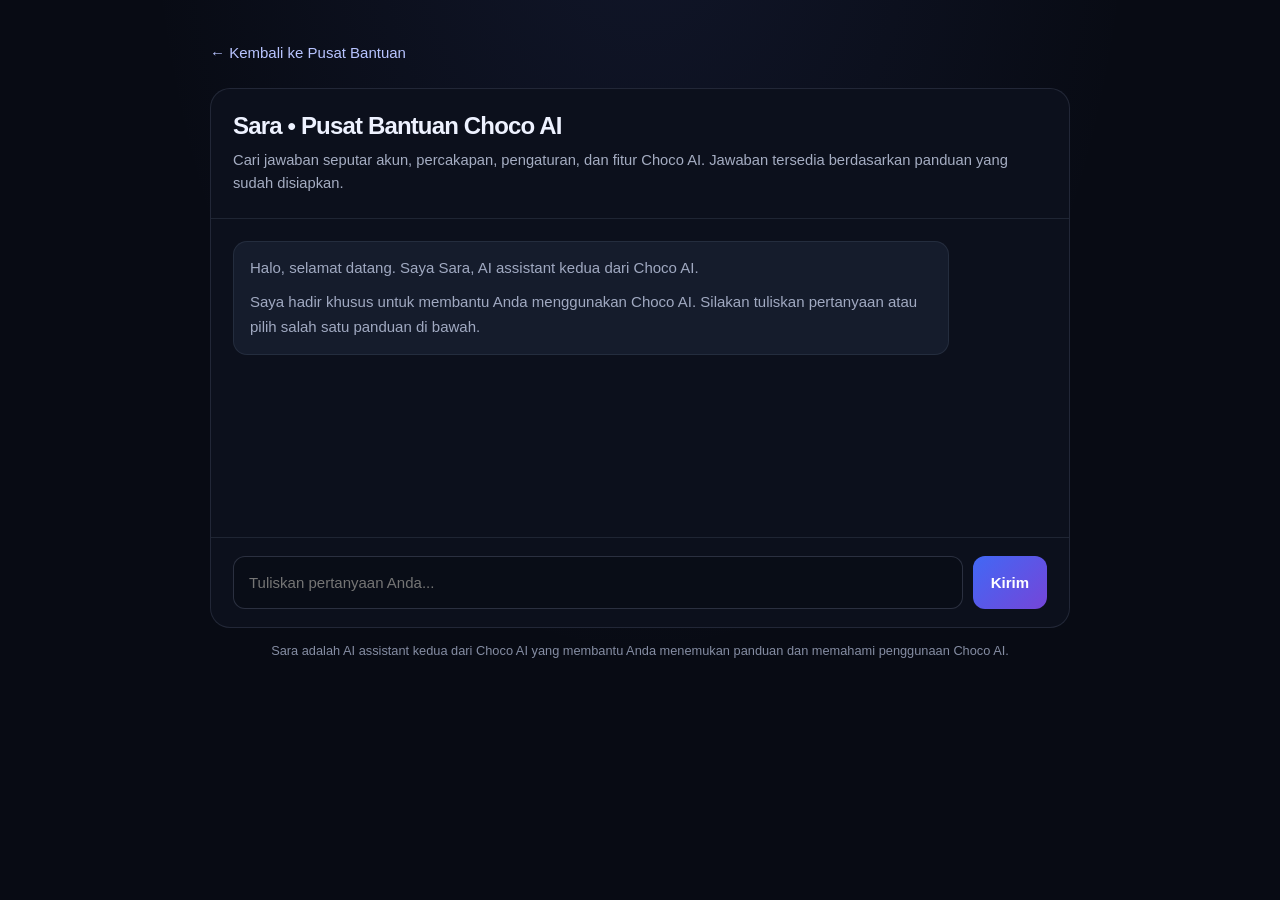
<file: choco-ai-help-center/bot.html>
<!DOCTYPE html>
<html lang="id">
<head>
  <meta charset="UTF-8">
  <meta name="viewport" content="width=device-width, initial-scale=1.0">
  <meta name="theme-color" content="#090b14">
  <meta name="description" content="Sara • Pusat Bantuan Choco AI, pusat jawaban untuk pertanyaan umum.">

  <title>Bot Bantuan | Choco AI</title>

  <link rel="icon" href="assets/images/favicon.svg" type="image/svg+xml">
  <link rel="stylesheet" href="style.css">

  <style>
    .bot-page {
      max-width: 900px;
      margin: 0 auto;
      padding: 40px 20px 60px;
    }

    .bot-panel {
      min-height: 520px;
      display: flex;
      flex-direction: column;
      overflow: hidden;
      border: 1px solid rgba(150, 160, 190, 0.16);
      border-radius: 20px;
      background: #0c101c;
    }

    .bot-heading {
      padding: 22px;
      border-bottom: 1px solid rgba(150, 160, 190, 0.14);
    }

    .bot-heading h1 {
      margin: 0 0 8px;
      font-size: 1.5rem;
    }

    .bot-heading p {
      margin: 0;
      color: #a5adc2;
      font-size: 0.92rem;
      line-height: 1.6;
    }

    .bot-messages {
      flex: 1;
      min-height: 300px;
      max-height: 480px;
      overflow-y: auto;
      padding: 22px;
      display: flex;
      flex-direction: column;
      gap: 16px;
    }

    .bot-message {
      max-width: 88%;
      padding: 14px 16px;
      border-radius: 14px;
      line-height: 1.65;
      overflow-wrap: anywhere;
    }

    .bot-message--bot {
      align-self: flex-start;
      background: #151c2c;
      color: #e7eaf3;
      border: 1px solid rgba(150, 160, 190, 0.12);
    }

    .bot-message--user {
      align-self: flex-end;
      background: linear-gradient(135deg, #355eea, #7545d8);
      color: #fff;
    }

    .bot-message p {
      margin: 0 0 10px;
    }

    .bot-message p:last-child {
      margin-bottom: 0;
    }

    .bot-message h3 {
      margin: 14px 0 8px;
      font-size: 1rem;
    }

    .bot-message ul,
    .bot-message ol {
      padding-left: 22px;
      margin: 8px 0;
    }

    .bot-message a {
      color: #aebeff;
      text-decoration: underline;
    }

    .bot-suggestions {
      padding: 0 22px 18px;
      display: flex;
      flex-wrap: wrap;
      gap: 8px;
    }

    .bot-suggestion {
      padding: 9px 12px;
      border: 1px solid rgba(150, 160, 190, 0.22);
      border-radius: 999px;
      background: #111827;
      color: #dce3f5;
      font: inherit;
      font-size: 0.82rem;
      cursor: pointer;
    }

    .bot-suggestion:hover {
      border-color: #647df5;
      background: #18213a;
    }

    .bot-form {
      display: flex;
      gap: 10px;
      padding: 18px 22px;
      border-top: 1px solid rgba(150, 160, 190, 0.14);
    }

    .bot-input {
      min-width: 0;
      flex: 1;
      padding: 13px 15px;
      border: 1px solid rgba(150, 160, 190, 0.24);
      border-radius: 12px;
      outline: none;
      background: #090d17;
      color: #f2f4fb;
      font: inherit;
    }

    .bot-input:focus {
      border-color: #7184ff;
    }

    .bot-send {
      padding: 12px 18px;
      border: 0;
      border-radius: 12px;
      background: linear-gradient(135deg, #4168f5, #7545d8);
      color: #fff;
      font: inherit;
      font-weight: 600;
      cursor: pointer;
    }

    .bot-send:disabled {
      opacity: 0.5;
      cursor: not-allowed;
    }

    .bot-note {
      margin: 12px 0 0;
      color: #858da3;
      font-size: 0.8rem;
      text-align: center;
    }

    .bot-back {
      display: inline-block;
      margin-bottom: 22px;
      color: #b8c4ff;
      text-decoration: none;
    }

    .bot-back:hover {
      text-decoration: underline;
    }

    @media (max-width: 600px) {
      .bot-page {
        padding: 24px 12px 40px;
      }

      .bot-panel {
        min-height: 70vh;
        border-radius: 14px;
      }

      .bot-messages {
        padding: 16px;
      }

      .bot-message {
        max-width: 95%;
      }

      .bot-form {
        padding: 14px;
      }

      .bot-send {
        padding: 12px;
      }

      .bot-suggestions {
        padding: 0 14px 14px;
      }
    }
  </style>
</head>

<body>
  <main class="bot-page">
    <a class="bot-back" href="index.html">← Kembali ke Pusat Bantuan</a>

    <section class="bot-panel" aria-label="Sara • Pusat Bantuan Choco AI">
      <header class="bot-heading">
        <h1>Sara • Pusat Bantuan Choco AI</h1>
        <p>
          Cari jawaban seputar akun, percakapan, pengaturan, dan fitur Choco AI.
          Jawaban tersedia berdasarkan panduan yang sudah disiapkan.
        </p>
      </header>

      <div
        class="bot-messages"
        id="bot-messages"
        role="log"
        aria-live="polite"
        aria-relevant="additions"
      >
        <div class="bot-message bot-message--bot">
          <p>Halo, selamat datang. Saya Sara, AI assistant kedua dari Choco AI.</p>
          <p>Saya hadir khusus untuk membantu Anda menggunakan Choco AI. Silakan tuliskan pertanyaan atau pilih salah satu panduan di bawah.</p>
        </div>
      </div>

      <div
        class="bot-suggestions"
        id="bot-suggestions"
        aria-label="Pertanyaan yang sering diajukan"
      ></div>

      <form class="bot-form" id="bot-form">
        <input
          class="bot-input"
          id="bot-input"
          type="text"
          name="question"
          placeholder="Tuliskan pertanyaan Anda..."
          autocomplete="off"
          maxlength="500"
          required
          aria-label="Pertanyaan untuk Sara"
        >

        <button class="bot-send" id="bot-send" type="submit">
          Kirim
        </button>
      </form>
    </section>

    <p class="bot-note">
      Sara adalah AI assistant kedua dari Choco AI yang membantu Anda menemukan panduan dan memahami penggunaan Choco AI.
    </p>
  </main>

  <script src="data/categories.js?v=20261016-2"></script>
  <script src="data/articles.js?v=20261016-2"></script>
  <script src="bot.js?v=20261016-2"></script>
</body>
</html>
</file>
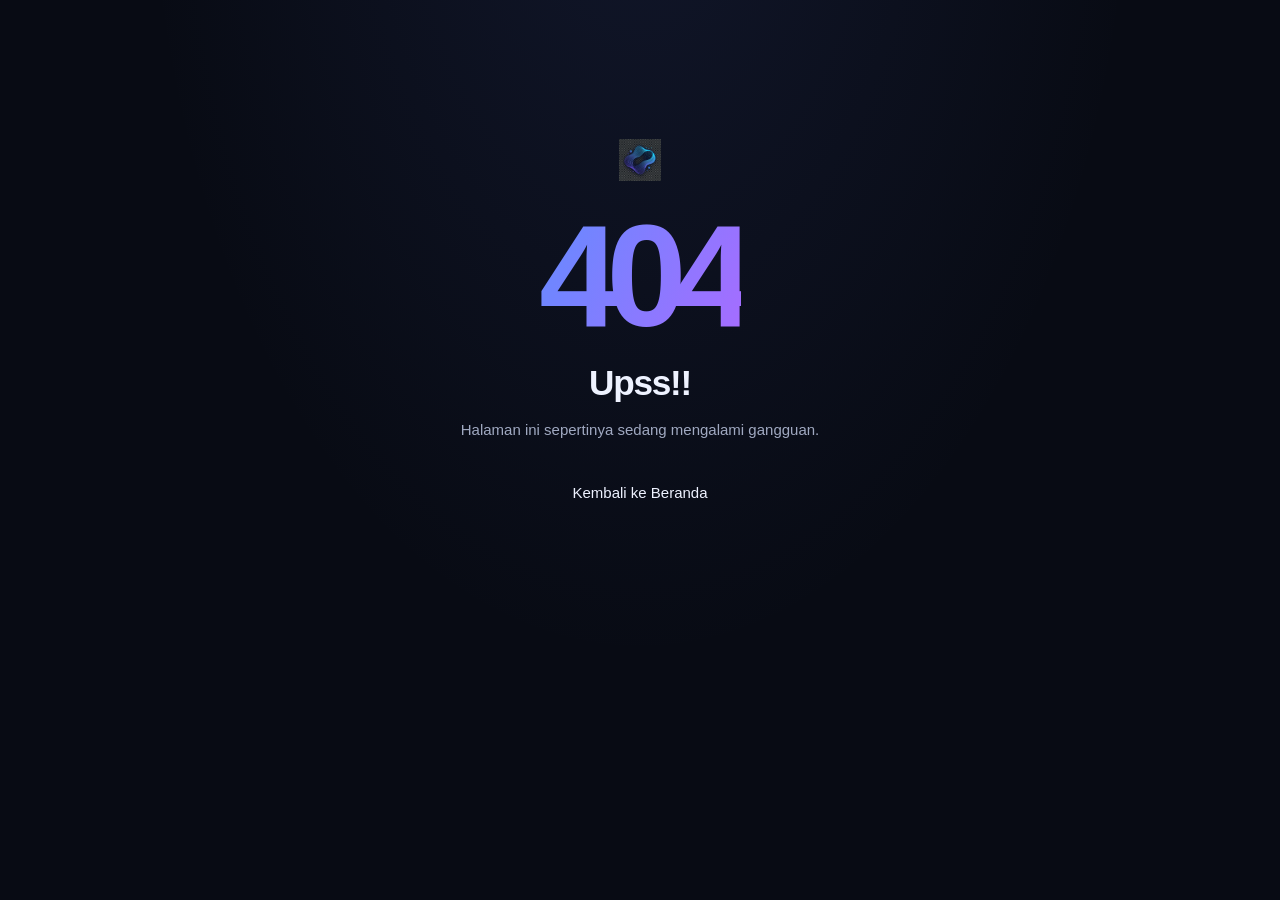
<file: choco-ai-help-center/category.html>
<!DOCTYPE html>
<html lang="id">
<head>
  <meta charset="UTF-8">
  <meta name="viewport" content="width=device-width, initial-scale=1.0">
  <meta name="theme-color" content="#090b14">
  <meta name="description" content="Jelajahi panduan dan artikel bantuan Choco AI berdasarkan kategori.">
  <title>Kategori Bantuan | Choco AI</title>
  <link rel="icon" href="assets/images/favicon.svg" type="image/svg+xml">
  <link rel="stylesheet" href="style.css">
</head>
<body>
  <div class="help-layout">
    <aside class="sidebar" id="sidebar">
      <a class="brand" href="index.html" aria-label="Choco AI Help Center">
        <img src="assets/images/choco-logo.svg" alt="Choco AI" class="brand-logo">
        <span class="brand-text">
          <strong>Choco AI</strong>
          <small>Pusat Bantuan</small>
        </span>
      </a>

      <nav class="sidebar-nav" aria-label="Navigasi utama">
        <a class="side-link" href="index.html">
          <span aria-hidden="true">⌂</span>
          <span>Beranda</span>
        </a>
        <a class="side-link active" href="index.html#kategori">
          <span aria-hidden="true">▦</span>
          <span>Kategori bantuan</span>
        </a>
      </nav>

      <div class="sidebar-bottom">
        <p class="sidebar-caption">CHOCO AI HELP CENTER</p>
        <p class="sidebar-note">Temukan panduan untuk menggunakan Choco AI.</p>
      </div>
    </aside>

    <main class="main-content">
      <header class="topbar">
        <button
          class="menu-toggle"
          id="menuToggle"
          type="button"
          aria-label="Buka navigasi"
          aria-expanded="false"
          aria-controls="sidebar"
        >☰</button>

        <div class="topbar-breadcrumb">
          <a href="index.html">Pusat Bantuan</a>
          <span aria-hidden="true">/</span>
          <span>Kategori</span>
        </div>

        <a class="topbar-home" href="index.html">Beranda</a>
      </header>

      <section class="page-section category-page">
        <div class="page-heading">
          <p class="eyebrow">PUSAT BANTUAN CHOCO AI</p>
          <h1 id="category-title">Kategori Bantuan</h1>
          <p id="category-description">
            Temukan panduan berdasarkan topik yang ingin kamu pelajari.
          </p>
        </div>

        <div class="category-toolbar">
          <a class="back-link" href="index.html#kategori">
            <span aria-hidden="true">←</span> Semua kategori
          </a>
          <span id="category-article-count" class="result-count"></span>
        </div>

        <div id="category-articles" class="article-list">
          <p class="loading-message">Memuat artikel bantuan...</p>
        </div>

        <div id="category-empty-state" class="empty-state" hidden>
          <h2>Belum ada artikel</h2>
          <p>Belum ada panduan yang tersedia dalam kategori ini.</p>
          <a href="index.html">Kembali ke pusat bantuan</a>
        </div>
      </section>

      <footer class="site-footer">
        <p>© <span id="currentYear"></span> Choco AI Help Center</p>
        <a href="index.html">Pusat Bantuan</a>
      </footer>
    </main>
  </div>

  <script src="data/categories.js"></script>
  <script src="data/articles.js"></script>
  <script>
    "use strict";

    document.addEventListener("DOMContentLoaded", function () {
      const params = new URLSearchParams(window.location.search);
      const categoryId = params.get("id");

      const titleElement = document.getElementById("category-title");
      const descriptionElement = document.getElementById("category-description");
      const articleContainer = document.getElementById("category-articles");
      const countElement = document.getElementById("category-article-count");
      const emptyState = document.getElementById("category-empty-state");
      const sidebar = document.getElementById("sidebar");
      const menuToggle = document.getElementById("menuToggle");
      const yearElement = document.getElementById("currentYear");

      if (yearElement) {
        yearElement.textContent = new Date().getFullYear();
      }

      function createElement(tag, className, text) {
        const element = document.createElement(tag);

        if (className) {
          element.className = className;
        }

        if (text !== undefined && text !== null) {
          element.textContent = text;
        }

        return element;
      }

      function closeSidebar() {
        if (!sidebar || !menuToggle) return;

        sidebar.classList.remove("open");
        menuToggle.setAttribute("aria-expanded", "false");
        menuToggle.setAttribute("aria-label", "Buka navigasi");
      }

      if (menuToggle && sidebar) {
        menuToggle.addEventListener("click", function () {
          const isOpen = sidebar.classList.toggle("open");

          menuToggle.setAttribute("aria-expanded", String(isOpen));
          menuToggle.setAttribute(
            "aria-label",
            isOpen ? "Tutup navigasi" : "Buka navigasi"
          );
        });

        document.addEventListener("click", function (event) {
          if (
            window.innerWidth <= 850 &&
            sidebar.classList.contains("open") &&
            !sidebar.contains(event.target) &&
            !menuToggle.contains(event.target)
          ) {
            closeSidebar();
          }
        });

        document.addEventListener("keydown", function (event) {
          if (event.key === "Escape") {
            closeSidebar();
          }
        });
      }

      function showNotFound() {
        window.location.replace("404.html");
      }

      if (
        !categoryId ||
        typeof window.getHelpCategoryById !== "function" ||
        typeof window.getHelpArticlesByCategory !== "function"
      ) {
        showNotFound();
        return;
      }

      const category = window.getHelpCategoryById(categoryId);

      if (!category) {
        showNotFound();
        return;
      }

      document.title = category.title + " | Pusat Bantuan Choco AI";
      titleElement.textContent = category.title;
      descriptionElement.textContent = category.description;

      const articles = window.getHelpArticlesByCategory(categoryId)
        .slice()
        .sort(function (a, b) {
          return (a.order || 0) - (b.order || 0);
        });

      countElement.textContent =
        articles.length + (articles.length === 1 ? " artikel" : " artikel");

      articleContainer.replaceChildren();

      articles.forEach(function (article) {
        const card = createElement("a", "article-item");
        const target = article.redirect
          ? article.redirect
          : "article.html?id=" + encodeURIComponent(article.id);

        card.href = target;
        card.dataset.category = article.category || categoryId;
        card.dataset.search = [
          article.title,
          article.summary,
          ...(Array.isArray(article.keywords) ? article.keywords : [])
        ].join(" ");

        const content = createElement("div", "article-item-content");
        const heading = createElement("h3", "", article.title);
        const summary = createElement(
          "p",
          "",
          article.summary || "Baca panduan selengkapnya."
        );

        const arrow = createElement("span", "article-item-arrow", "→");
        arrow.setAttribute("aria-hidden", "true");

        content.append(heading, summary);
        card.append(content, arrow);
        articleContainer.appendChild(card);
      });

      const hasArticles = articles.length > 0;

      articleContainer.hidden = !hasArticles;
      emptyState.hidden = hasArticles;
    });
  </script>
</body>
</html>
</file>
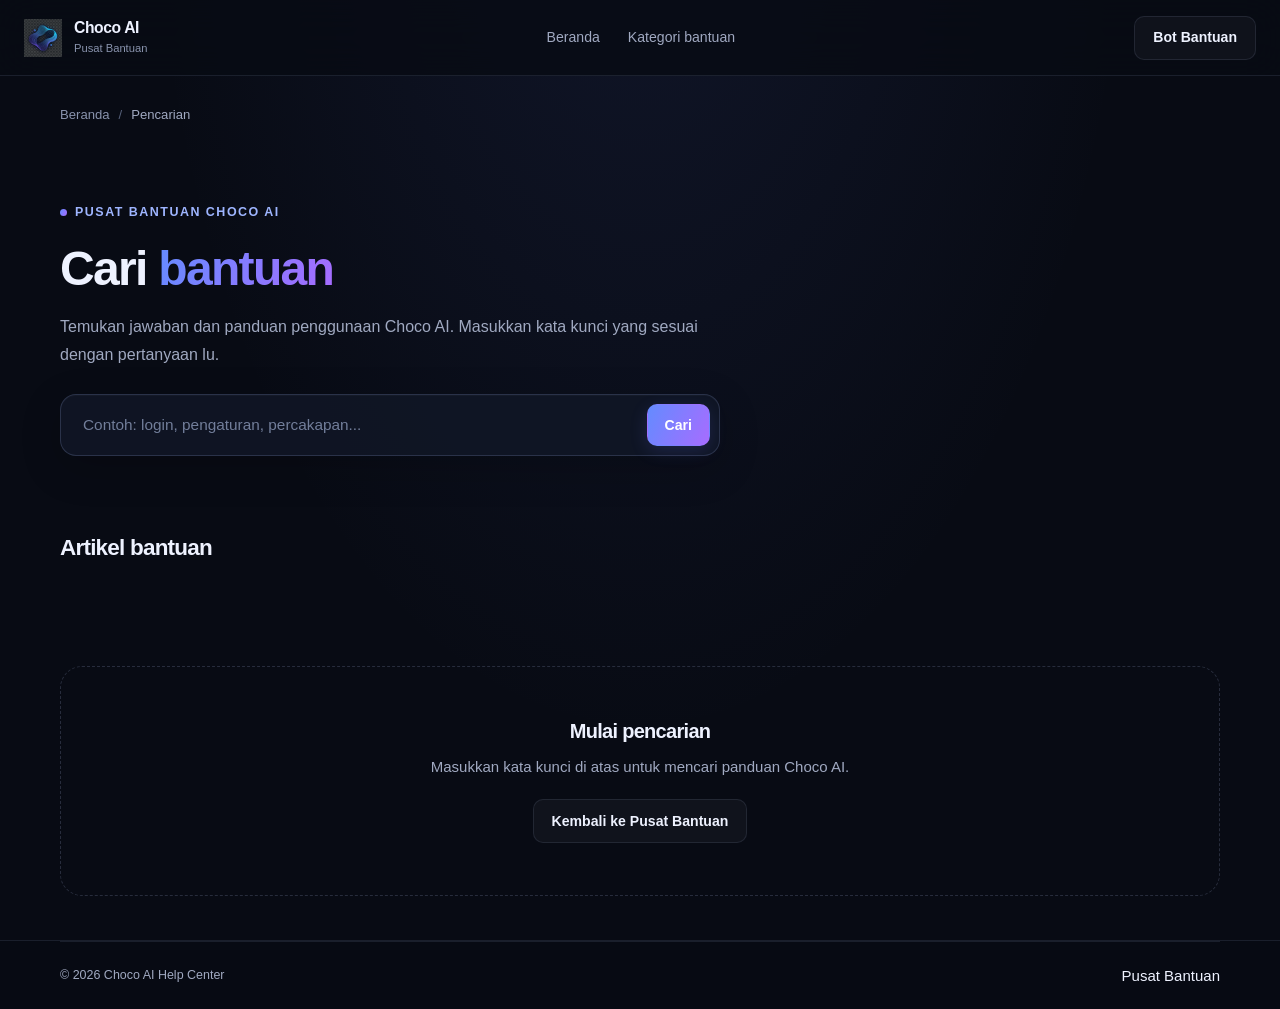
<file: choco-ai-help-center/search.html>
<!DOCTYPE html>
<html lang="id">
<head>
  <meta charset="UTF-8">
  <meta name="viewport" content="width=device-width, initial-scale=1.0">
  <meta name="theme-color" content="#090b14">
  <meta name="description" content="Cari panduan dan solusi masalah seputar Choco AI di Pusat Bantuan.">

  <title>Pencarian Bantuan | Choco AI</title>

  <link rel="icon" href="assets/images/favicon.svg" type="image/svg+xml">
  <link rel="stylesheet" href="style.css">
</head>

<body>
  <header class="site-header">
    <div class="header-inner">
      <a class="brand" href="index.html" aria-label="Choco AI Pusat Bantuan">
        <img
          src="assets/images/choco-logo.svg"
          alt=""
          class="brand-logo"
        >

        <span class="brand-copy">
          <span class="brand-name">Choco AI</span>
          <span class="brand-caption">Pusat Bantuan</span>
        </span>
      </a>

      <nav class="header-nav" aria-label="Navigasi utama">
        <a href="index.html">Beranda</a>
        <a href="index.html#kategori">Kategori bantuan</a>
      </nav>

      <div class="header-actions">
        <a class="button button--secondary" href="bot.html">
          Bot Bantuan
        </a>
      </div>
    </div>
  </header>

  <main>
    <div class="container">
      <nav class="breadcrumbs" aria-label="Breadcrumb">
        <a href="index.html">Beranda</a>
        <span class="breadcrumb-separator" aria-hidden="true">/</span>
        <span class="breadcrumb-current">Pencarian</span>
      </nav>

      <section class="page-intro">
        <span class="eyebrow">Pusat Bantuan Choco AI</span>

        <h1>Cari <span class="gradient-text">bantuan</span></h1>

        <p>
          Temukan jawaban dan panduan penggunaan Choco AI.
          Masukkan kata kunci yang sesuai dengan pertanyaan lu.
        </p>

        <form
          id="search-page-form"
          class="search-form"
          action="search.html"
          method="get"
          role="search"
        >
          <label class="visually-hidden" for="search-page-input">
            Kata kunci pencarian
          </label>

          <input
            class="search-input"
            id="search-page-input"
            name="q"
            type="search"
            placeholder="Contoh: login, pengaturan, percakapan..."
            autocomplete="off"
            maxlength="200"
          >

          <button class="button button--primary search-submit" type="submit">
            Cari
          </button>
        </form>
      </section>

      <section class="section--compact" aria-labelledby="search-results-heading">
        <div class="search-results-heading">
          <h2 id="search-results-heading">Artikel bantuan</h2>
          <p class="result-count" id="search-result-count" aria-live="polite"></p>
        </div>

        <div
          class="search-results"
          id="search-results"
          aria-live="polite"
        ></div>

        <div class="search-empty" id="search-empty-state" hidden>
          <h2 id="search-empty-title">Mulai pencarian</h2>

          <p id="search-empty-description">
            Masukkan kata kunci di atas untuk mencari panduan Choco AI.
          </p>

          <a class="button button--secondary" href="index.html">
            Kembali ke Pusat Bantuan
          </a>
        </div>
      </section>
    </div>
  </main>

  <footer class="site-footer">
    <div class="container footer-bottom">
      <p>© <span id="current-year"></span> Choco AI Help Center</p>

      <a href="index.html">Pusat Bantuan</a>
    </div>
  </footer>

  <script src="data/categories.js"></script>
  <script src="data/articles.js"></script>

  <script>
    "use strict";

    (() => {
      const form = document.getElementById("search-page-form");
      const input = document.getElementById("search-page-input");
      const resultsContainer = document.getElementById("search-results");
      const countElement = document.getElementById("search-result-count");
      const headingElement = document.getElementById("search-results-heading");
      const emptyState = document.getElementById("search-empty-state");
      const emptyTitle = document.getElementById("search-empty-title");
      const emptyDescription = document.getElementById("search-empty-description");
      const yearElement = document.getElementById("current-year");

      if (yearElement) {
        yearElement.textContent = new Date().getFullYear();
      }

      function createElement(tag, className, text) {
        const element = document.createElement(tag);

        if (className) {
          element.className = className;
        }

        if (text !== undefined && text !== null) {
          element.textContent = text;
        }

        return element;
      }

      function getCategory(article) {
        if (typeof window.getHelpCategoryById !== "function") {
          return null;
        }

        return window.getHelpCategoryById(article.category) || null;
      }

      function getArticles(query) {
        if (typeof window.searchHelpArticles !== "function") {
          return null;
        }

        const results = window.searchHelpArticles(query);
        return Array.isArray(results) ? results : [];
      }

      function createResultCard(article) {
        const card = createElement("a", "result-card");

        card.href = article.redirect
          ? article.redirect
          : "article.html?id=" + encodeURIComponent(article.id);

        const title = createElement("h3", "", article.title || "Artikel bantuan");
        const summary = createElement(
          "p",
          "",
          article.summary || "Buka panduan untuk membaca informasi selengkapnya."
        );

        const category = getCategory(article);

        card.appendChild(title);
        card.appendChild(summary);

        if (category) {
          card.appendChild(
            createElement("span", "result-category", category.title)
          );
        }

        return card;
      }

      function showEmptyState(title, description) {
        emptyState.hidden = false;
        emptyTitle.textContent = title;
        emptyDescription.textContent = description;
      }

      function renderResults(query) {
        resultsContainer.replaceChildren();
        countElement.textContent = "";
        emptyState.hidden = true;

        const cleanQuery = query.trim();

        if (!cleanQuery) {
          headingElement.textContent = "Artikel bantuan";

          showEmptyState(
            "Mulai pencarian",
            "Masukkan kata kunci di atas untuk mencari panduan Choco AI."
          );

          return;
        }

        headingElement.textContent = 'Hasil untuk "' + cleanQuery + '"';

        const results = getArticles(cleanQuery);

        if (results === null) {
          showEmptyState(
            "Data pencarian tidak tersedia",
            "Pastikan data/articles.js berhasil dimuat dan fungsi searchHelpArticles() tersedia."
          );

          return;
        }

        countElement.textContent =
          results.length + (results.length === 1
            ? " artikel ditemukan"
            : " artikel ditemukan");

        if (results.length === 0) {
          showEmptyState(
            "Tidak ada hasil",
            "Coba kata kunci lain, misalnya login, percakapan, atau pengaturan."
          );

          return;
        }

        for (const article of results) {
          if (!article || !article.id) continue;

          resultsContainer.appendChild(createResultCard(article));
        }

        if (!resultsContainer.children.length) {
          countElement.textContent = "";

          showEmptyState(
            "Tidak ada hasil",
            "Tidak ada artikel yang bisa ditampilkan untuk kata kunci tersebut."
          );
        }
      }

      form.addEventListener("submit", (event) => {
        event.preventDefault();

        const query = input.value.trim();
        const params = new URLSearchParams();

        if (query) {
          params.set("q", query);
        }

        const nextUrl = "search.html" +
          (params.toString() ? "?" + params.toString() : "");

        window.history.replaceState(null, "", nextUrl);
        renderResults(query);
      });

      input.addEventListener("input", () => {
        renderResults(input.value);
      });

      const params = new URLSearchParams(window.location.search);
      const initialQuery = (params.get("q") || "").slice(0, 200);

      input.value = initialQuery;
      renderResults(initialQuery);
    })();
  </script>
</body>
</html>
</file>
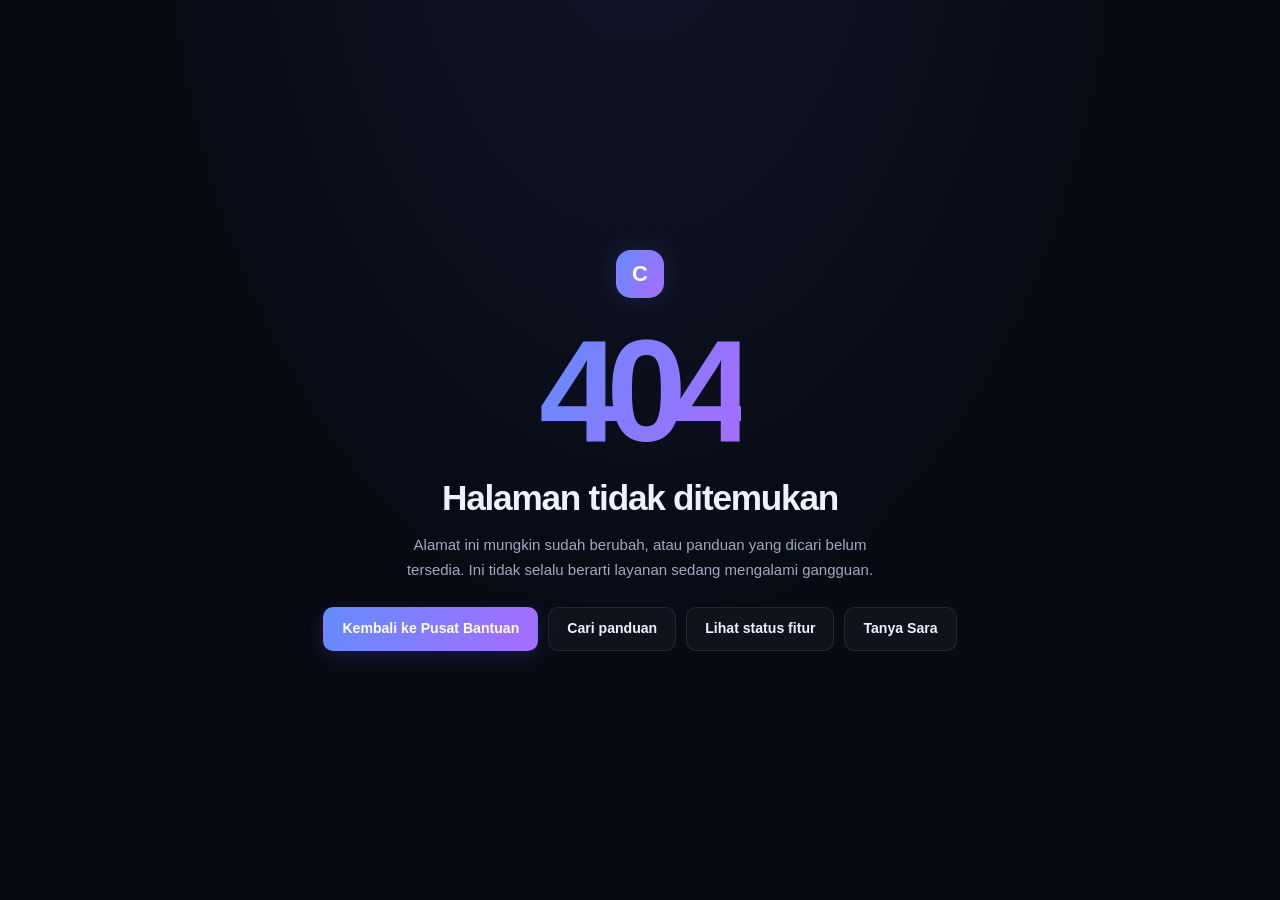
<file: features/unavailable/analisis-gambar.html>
<!doctype html>
<html lang="id">
<head>
  <meta charset="utf-8">
  <meta name="viewport" content="width=device-width, initial-scale=1">
  <meta name="robots" content="noindex, nofollow">
  <title>Analisis Gambar | Choco AI</title>
  <script>window.location.replace("../../404.html");</script>
  <meta http-equiv="refresh" content="0; url=../../404.html">
</head>
<body>
  <p>Halaman bantuan ini tidak tersedia. <a href="../../404.html">Buka halaman 404</a>.</p>
</body>
</html>
</file>
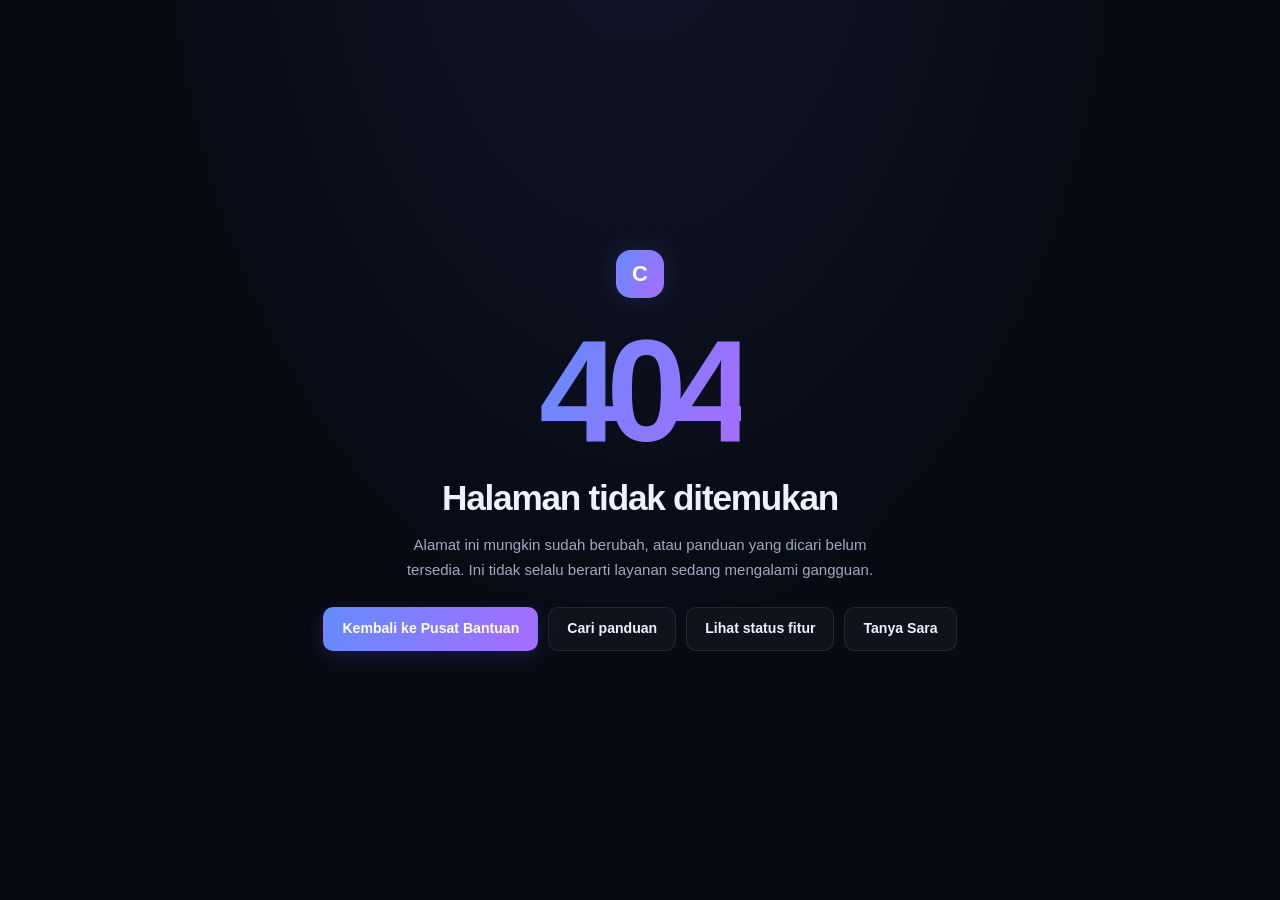
<file: features/unavailable/file.html>
<!doctype html>
<html lang="id">
<head>
  <meta charset="utf-8">
  <meta name="viewport" content="width=device-width, initial-scale=1">
  <meta name="robots" content="noindex, nofollow">
  <title>File | Choco AI</title>
  <script>window.location.replace("../../404.html");</script>
  <meta http-equiv="refresh" content="0; url=../../404.html">
</head>
<body>
  <p>Halaman bantuan ini tidak tersedia. <a href="../../404.html">Buka halaman 404</a>.</p>
</body>
</html>
</file>
<file: style.css>
/* =========================================================
   CHOCO AI HELP CENTER
   File: style.css
   Theme: Dark Navy + Blue/Purple Gradient
   ========================================================= */

/* ---------- 1. DESIGN TOKENS ---------- */

:root {
    color-scheme: dark;
  
    --bg: #080b14;
    --bg-soft: #0a0e19;
    --sidebar: #0c101c;
    --surface: #111625;
    --surface-hover: #171e30;
    --surface-glass: rgba(17, 22, 37, 0.82);
  
    --text: #eef2ff;
    --text-secondary: #a0a9c1;
    --text-muted: #8993ad;
  
    --accent: #638cff;
    --accent-hover: #7b9cff;
    --purple: #a16bff;
    --gradient: linear-gradient(115deg, #648bff, #a76cff);
  
    --border: rgba(164, 178, 220, 0.12);
    --border-hover: rgba(124, 151, 255, 0.42);
    --focus-ring: rgba(99, 140, 255, 0.3);
  
    --success: #6edbb0;
    --warning: #f2c879;
    --danger: #ff858f;
  
    --radius-sm: 10px;
    --radius-md: 16px;
    --radius-lg: 22px;
    --radius-xl: 28px;
    --radius-pill: 999px;
  
    --container: 1160px;
    --header-height: 76px;
  
    --shadow-card: 0 12px 36px rgba(0, 0, 0, 0.16);
    --shadow-floating: 0 24px 70px rgba(0, 0, 0, 0.28);
  
    --transition: 180ms ease;
  }
  
  /* ---------- 2. RESET ---------- */
  
  * {
    box-sizing: border-box;
  }
  
  html {
    min-width: 320px;
    scroll-behavior: smooth;
    scroll-padding-top: 100px;
  }
  
  body {
    margin: 0;
    min-height: 100vh;
    overflow-x: hidden;
    background:
      radial-gradient(
        ellipse at 50% -20%,
        rgba(83, 105, 205, 0.12),
        transparent 55%
      ),
      var(--bg);
    color: var(--text);
    font-family:
      Inter,
      -apple-system,
      BlinkMacSystemFont,
      "Segoe UI",
      sans-serif;
    font-size: 15px;
    line-height: 1.7;
    -webkit-font-smoothing: antialiased;
    text-rendering: optimizeLegibility;
  }
  
  body,
  button,
  input,
  textarea,
  select {
    font-family:
      Inter,
      -apple-system,
      BlinkMacSystemFont,
      "Segoe UI",
      sans-serif;
  }
  
  button,
  input,
  textarea,
  select {
    font-size: inherit;
  }
  
  button,
  a,
  input,
  textarea,
  select {
    -webkit-tap-highlight-color: transparent;
  }
  
  button {
    color: inherit;
  }
  
  a {
    color: inherit;
    text-decoration: none;
  }
  
  button,
  a {
    touch-action: manipulation;
  }
  
  img,
  svg {
    display: block;
    max-width: 100%;
  }
  
  img {
    height: auto;
  }
  
  h1,
  h2,
  h3,
  h4,
  p {
    margin-top: 0;
  }
  
  h1,
  h2,
  h3,
  h4 {
    color: var(--text);
    line-height: 1.25;
    letter-spacing: -0.035em;
  }
  
  p {
    color: var(--text-secondary);
  }
  
  ::selection {
    color: #fff;
    background: rgba(99, 140, 255, 0.4);
  }
  
  :focus-visible {
    outline: 3px solid var(--accent);
    outline-offset: 4px;
  }
  
  [hidden] {
    display: none !important;
  }
  
  /* ---------- 3. GLOBAL LAYOUT ---------- */
  
  .container {
    width: min(var(--container), calc(100% - 48px));
    margin-inline: auto;
  }
  
  .section {
    padding-block: 76px;
  }
  
  .section--compact {
    padding-block: 44px;
  }
  
  .section-heading {
    max-width: 700px;
    margin: 0 auto 34px;
    text-align: center;
  }
  
  .section-heading h2 {
    margin-bottom: 12px;
    font-size: clamp(1.65rem, 3vw, 2.25rem);
    font-weight: 720;
  }
  
  .section-heading p {
    margin-bottom: 0;
    font-size: 1rem;
  }
  
  .eyebrow {
    display: inline-flex;
    align-items: center;
    gap: 8px;
    margin-bottom: 16px;
    color: #9eb5ff;
    font-size: 0.78rem;
    font-weight: 750;
    letter-spacing: 0.12em;
    text-transform: uppercase;
  }
  
  .eyebrow::before {
    width: 7px;
    height: 7px;
    border-radius: 50%;
    background: var(--gradient);
    content: "";
  }
  
  .gradient-text {
    color: transparent;
    background: var(--gradient);
    background-clip: text;
    -webkit-background-clip: text;
  }
  
  /* ---------- 4. HEADER ---------- */
  
  .site-header {
    position: sticky;
    z-index: 100;
    top: 0;
    height: var(--header-height);
    border-bottom: 1px solid var(--border);
    background: rgba(8, 11, 20, 0.82);
    backdrop-filter: blur(20px);
    -webkit-backdrop-filter: blur(20px);
  }
  
  .header-inner {
    display: flex;
    width: min(1280px, calc(100% - 48px));
    height: 100%;
    align-items: center;
    justify-content: space-between;
    gap: 24px;
    margin-inline: auto;
  }
  
  .brand {
    display: inline-flex;
    min-width: 0;
    align-items: center;
    gap: 12px;
    color: var(--text);
    font-size: 1rem;
    font-weight: 750;
    letter-spacing: -0.025em;
  }
  
  .brand-logo {
    width: 38px;
    height: 38px;
    flex: 0 0 auto;
    object-fit: contain;
  }
  
  .brand-copy {
    display: flex;
    min-width: 0;
    flex-direction: column;
    line-height: 1.2;
  }
  
  .brand-name {
    font-size: 0.98rem;
  }
  
  .brand-caption {
    margin-top: 4px;
    color: var(--text-muted);
    font-size: 0.7rem;
    font-weight: 500;
    letter-spacing: 0;
  }
  
  .header-nav {
    display: flex;
    align-items: center;
    gap: 28px;
  }
  
  .header-nav a {
    color: var(--text-secondary);
    font-size: 0.88rem;
    transition: color var(--transition);
  }
  
  .header-nav a:hover,
  .header-nav a[aria-current="page"] {
    color: var(--text);
  }
  
  .header-actions {
    display: flex;
    align-items: center;
    gap: 12px;
  }
  
  /* ---------- 5. BUTTONS ---------- */
  
  .button {
    display: inline-flex;
    min-height: 44px;
    align-items: center;
    justify-content: center;
    gap: 9px;
    padding: 10px 18px;
    border: 1px solid transparent;
    border-radius: var(--radius-sm);
    cursor: pointer;
    font-size: 0.88rem;
    font-weight: 650;
    line-height: 1.3;
    text-align: center;
    transition:
      background var(--transition),
      border-color var(--transition),
      transform var(--transition),
      box-shadow var(--transition);
  }
  
  .button:hover {
    transform: translateY(-1px);
  }
  
  .button:active {
    transform: translateY(0);
  }
  
  .button--primary {
    color: #fff;
    background: var(--gradient);
    box-shadow: 0 5px 18px rgba(105, 118, 255, 0.16);
  }
  
  .button--primary:hover {
    box-shadow: 0 8px 25px rgba(105, 118, 255, 0.28);
  }
  
  .button--secondary {
    border-color: var(--border);
    background: rgba(255, 255, 255, 0.035);
    color: var(--text);
  }
  
  .button--secondary:hover {
    border-color: var(--border-hover);
    background: rgba(255, 255, 255, 0.065);
  }
  
  .button--text {
    min-height: auto;
    padding: 5px 0;
    border: 0;
    background: transparent;
    color: #a9bdff;
  }
  
  .button--text:hover {
    color: #d2dcff;
  }
  
  /* ---------- 6. HERO ---------- */
  
  .hero {
    position: relative;
    padding: 88px 0 62px;
    isolation: isolate;
  }
  
  .hero::before {
    position: absolute;
    z-index: -1;
    top: 5%;
    left: 50%;
    width: min(850px, 100%);
    height: 380px;
    border-radius: 50%;
    background: radial-gradient(
      ellipse,
      rgba(92, 105, 220, 0.12),
      transparent 68%
    );
    content: "";
    pointer-events: none;
    transform: translateX(-50%);
  }
  
  .hero-content {
    position: relative;
    width: min(800px, 100%);
    margin-inline: auto;
    text-align: center;
  }
  
  .hero h1 {
    max-width: 760px;
    margin: 0 auto 20px;
    font-size: clamp(2.25rem, 5.4vw, 4rem);
    font-weight: 780;
    letter-spacing: -0.065em;
    line-height: 1.1;
  }
  
  .hero-description {
    max-width: 590px;
    margin: 0 auto 32px;
    color: var(--text-secondary);
    font-size: clamp(0.98rem, 2vw, 1.1rem);
    line-height: 1.8;
  }
  
  /* ---------- 7. SEARCH ---------- */
  
  .search-form {
    display: flex;
    width: min(660px, 100%);
    min-height: 62px;
    align-items: center;
    gap: 12px;
    margin: 0 auto;
    padding: 8px 9px 8px 20px;
    border: 1px solid rgba(152, 169, 222, 0.2);
    border-radius: var(--radius-md);
    background: rgba(17, 22, 37, 0.92);
    box-shadow:
      0 12px 40px rgba(0, 0, 0, 0.18),
      inset 0 1px 0 rgba(255, 255, 255, 0.025);
    transition:
      border-color var(--transition),
      box-shadow var(--transition);
  }
  
  .search-form:focus-within {
    border-color: rgba(99, 140, 255, 0.65);
    box-shadow:
      0 0 0 4px var(--focus-ring),
      0 12px 40px rgba(0, 0, 0, 0.18);
  }
  
  .search-icon {
    width: 21px;
    height: 21px;
    flex: 0 0 auto;
    color: var(--text-muted);
  }
  
  .search-input {
    width: 100%;
    min-width: 0;
    height: 42px;
    border: 0;
    outline: 0;
    background: transparent;
    color: var(--text);
    font-size: 0.96rem;
  }
  
  .search-input::placeholder {
    color: #727e9a;
  }
  
  .search-input:focus-visible {
    outline: none;
  }
  
  .search-submit {
    min-height: 42px;
    flex: 0 0 auto;
    padding-inline: 17px;
  }
  
  .search-hint {
    margin: 14px 0 0;
    color: var(--text-muted);
    font-size: 0.8rem;
  }
  
  .search-hint a {
    color: #a9bdff;
    text-decoration: underline;
    text-decoration-color: rgba(169, 189, 255, 0.3);
    text-underline-offset: 3px;
  }
  
  /* ---------- 8. POPULAR QUESTIONS ---------- */
  
  .popular-questions {
    margin-top: 34px;
  }
  
  .popular-label {
    margin-bottom: 14px;
    color: var(--text-muted);
    font-size: 0.8rem;
    font-weight: 650;
  }
  
  .popular-list {
    display: flex;
    flex-wrap: wrap;
    justify-content: center;
    gap: 10px;
  }
  
  .popular-link {
    display: inline-flex;
    min-height: 38px;
    align-items: center;
    padding: 8px 14px;
    border: 1px solid var(--border);
    border-radius: var(--radius-pill);
    background: rgba(255, 255, 255, 0.025);
    color: var(--text-secondary);
    font-size: 0.8rem;
    transition:
      border-color var(--transition),
      background var(--transition),
      color var(--transition);
  }
  
  .popular-link:hover {
    border-color: var(--border-hover);
    background: rgba(99, 140, 255, 0.08);
    color: var(--text);
  }
  
  /* ---------- 9. CATEGORY GRID ---------- */
  
  .category-grid {
    display: grid;
    grid-template-columns: repeat(3, minmax(0, 1fr));
    gap: 16px;
  }
  
  .category-card {
    position: relative;
    display: flex;
    min-height: 205px;
    flex-direction: column;
    align-items: flex-start;
    padding: 24px;
    overflow: hidden;
    border: 1px solid var(--border);
    border-radius: var(--radius-lg);
    background:
      linear-gradient(
        145deg,
        rgba(255, 255, 255, 0.025),
        transparent 65%
      ),
      var(--surface);
    box-shadow: var(--shadow-card);
    transition:
      border-color var(--transition),
      background var(--transition),
      transform var(--transition);
  }
  
  .category-card:hover {
    transform: translateY(-3px);
    border-color: var(--border-hover);
    background-color: var(--surface-hover);
  }
  
  .category-icon {
    display: grid;
    width: 46px;
    height: 46px;
    flex: 0 0 auto;
    place-items: center;
    margin-bottom: 20px;
    border: 1px solid rgba(126, 149, 255, 0.18);
    border-radius: 14px;
    background: rgba(99, 140, 255, 0.1);
    color: #a7bbff;
  }
  
  .category-icon svg {
    width: 23px;
    height: 23px;
  }
  
  .category-card h3 {
    margin-bottom: 9px;
    font-size: 1.02rem;
    font-weight: 700;
    letter-spacing: -0.025em;
  }
  
  .category-card p {
    margin-bottom: 18px;
    font-size: 0.85rem;
    line-height: 1.7;
  }
  
  .category-meta {
    display: flex;
    align-items: center;
    gap: 7px;
    margin-top: auto;
    color: var(--text-muted);
    font-size: 0.78rem;
  }
  
  .category-arrow {
    margin-left: auto;
    color: #a8bbff;
    font-size: 1.05rem;
    transition: transform var(--transition);
  }
  
  .category-card:hover .category-arrow {
    transform: translateX(4px);
  }
  
  /* ---------- 10. ARTICLE LISTS ---------- */
  
  .article-list {
    display: flex;
    flex-direction: column;
    gap: 0;
  }
  
  .article-link {
    display: flex;
    min-height: 64px;
    align-items: center;
    justify-content: space-between;
    gap: 20px;
    padding: 16px 4px;
    border-bottom: 1px solid var(--border);
    color: var(--text-secondary);
    transition: color var(--transition);
  }
  
  .article-link:first-child {
    border-top: 1px solid var(--border);
  }
  
  .article-link:hover {
    color: var(--text);
  }
  
  .article-link-title {
    display: flex;
    align-items: center;
    gap: 12px;
  }
  
  .article-link-title svg {
    width: 19px;
    height: 19px;
    flex: 0 0 auto;
    color: #94aaff;
  }
  
  .article-link-arrow {
    flex: 0 0 auto;
    color: var(--text-muted);
    transition:
      color var(--transition),
      transform var(--transition);
  }
  
  .article-link:hover .article-link-arrow {
    color: var(--accent);
    transform: translateX(3px);
  }
  
  /* ---------- 11. SUPPORT PANEL ---------- */
  
  .support-panel {
    position: relative;
    display: flex;
    align-items: center;
    justify-content: space-between;
    gap: 28px;
    padding: clamp(26px, 5vw, 42px);
    overflow: hidden;
    border: 1px solid rgba(135, 150, 255, 0.2);
    border-radius: var(--radius-xl);
    background:
      radial-gradient(
        circle at 95% 5%,
        rgba(161, 107, 255, 0.16),
        transparent 38%
      ),
      radial-gradient(
        circle at 0% 100%,
        rgba(99, 140, 255, 0.13),
        transparent 42%
      ),
      var(--surface);
  }
  
  .support-content {
    max-width: 610px;
  }
  
  .support-content h2 {
    margin-bottom: 12px;
    font-size: clamp(1.45rem, 3vw, 2rem);
  }
  
  .support-content p {
    margin-bottom: 0;
  }
  
  .support-actions {
    display: flex;
    flex: 0 0 auto;
    flex-wrap: wrap;
    gap: 10px;
  }
  
  /* ---------- 12. BREADCRUMBS ---------- */
  
  .breadcrumbs {
    display: flex;
    flex-wrap: wrap;
    align-items: center;
    gap: 9px;
    margin: 28px 0;
    color: var(--text-muted);
    font-size: 0.82rem;
  }
  
  .breadcrumbs a {
    transition: color var(--transition);
  }
  
  .breadcrumbs a:hover {
    color: var(--text);
  }
  
  .breadcrumb-separator {
    color: #56617b;
  }
  
  .breadcrumb-current {
    color: var(--text-secondary);
  }
  
  /* ---------- 13. PAGE INTRO ---------- */
  
  .page-intro {
    padding: 44px 0 34px;
  }
  
  .page-intro h1 {
    margin-bottom: 14px;
    font-size: clamp(2rem, 4vw, 3rem);
    font-weight: 760;
  }
  
  .page-intro p {
    max-width: 690px;
    margin-bottom: 0;
    font-size: 1rem;
  }
  
  .page-intro .search-form {
    margin: 26px 0 0;
  }
  
  /* ---------- 14. CATEGORY PAGE ---------- */
  
  .category-layout {
    display: grid;
    grid-template-columns: minmax(0, 1fr) 280px;
    align-items: start;
    gap: 40px;
    padding-bottom: 80px;
  }
  
  .category-main {
    min-width: 0;
  }
  
  .category-sidebar {
    position: sticky;
    top: calc(var(--header-height) + 24px);
    padding: 22px;
    border: 1px solid var(--border);
    border-radius: var(--radius-md);
    background: var(--surface);
  }
  
  .category-sidebar h3 {
    margin-bottom: 15px;
    font-size: 0.94rem;
  }
  
  .sidebar-links {
    display: flex;
    flex-direction: column;
    gap: 5px;
  }
  
  .sidebar-links a {
    padding: 8px 10px;
    border-radius: var(--radius-sm);
    color: var(--text-secondary);
    font-size: 0.84rem;
    transition:
      color var(--transition),
      background var(--transition);
  }
  
  .sidebar-links a:hover,
  .sidebar-links a[aria-current="page"] {
    background: rgba(99, 140, 255, 0.09);
    color: var(--text);
  }
  
  .article-group {
    margin-bottom: 38px;
  }
  
  .article-group h2 {
    margin-bottom: 18px;
    font-size: 1.25rem;
  }
  
  /* ---------- 15. ARTICLE PAGE ---------- */
  
  .article-layout {
    display: grid;
    grid-template-columns: minmax(0, 760px) 240px;
    justify-content: center;
    align-items: start;
    gap: 56px;
    padding-bottom: 80px;
  }
  
  .article-content {
    min-width: 0;
  }
  
  .article-header {
    padding-bottom: 28px;
    border-bottom: 1px solid var(--border);
  }
  
  .article-header h1 {
    margin-bottom: 18px;
    font-size: clamp(2rem, 4.5vw, 3.1rem);
    font-weight: 760;
    line-height: 1.17;
  }
  
  .article-description {
    margin-bottom: 18px;
    font-size: 1.05rem;
    line-height: 1.8;
  }
  
  .article-meta {
    display: flex;
    flex-wrap: wrap;
    align-items: center;
    gap: 12px;
    color: var(--text-muted);
    font-size: 0.8rem;
  }
  
  .article-body {
    padding-top: 28px;
    color: var(--text-secondary);
    overflow-wrap: anywhere;
  }
  
  .article-body h2 {
    margin: 36px 0 14px;
    font-size: 1.55rem;
  }
  
  .article-body h3 {
    margin: 28px 0 12px;
    font-size: 1.2rem;
  }
  
  .article-body p {
    margin-bottom: 18px;
  }
  
  .article-body ul,
  .article-body ol {
    padding-left: 24px;
    margin: 0 0 22px;
  }
  
  .article-body li {
    padding-left: 4px;
    margin-bottom: 9px;
  }
  
  .article-body a {
    color: #a9bdff;
    text-decoration: underline;
    text-decoration-color: rgba(169, 189, 255, 0.35);
    text-underline-offset: 3px;
  }
  
  .article-body a:hover {
    color: #d0dbff;
  }
  
  .article-body strong {
    color: var(--text);
  }
  
  .article-body blockquote {
    margin: 24px 0;
    padding: 18px 20px;
    border-left: 3px solid var(--accent);
    border-radius: 0 var(--radius-sm) var(--radius-sm) 0;
    background: rgba(99, 140, 255, 0.07);
  }
  
  .article-body blockquote p:last-child {
    margin-bottom: 0;
  }
  
  .article-body code {
    padding: 3px 6px;
    border: 1px solid var(--border);
    border-radius: 6px;
    background: rgba(255, 255, 255, 0.045);
    color: #c2d0ff;
    font-size: 0.88em;
  }
  
  .article-body pre {
    padding: 18px;
    overflow-x: auto;
    border: 1px solid var(--border);
    border-radius: var(--radius-md);
    background: #070a12;
  }
  
  .article-body pre code {
    padding: 0;
    border: 0;
    background: transparent;
  }
  
  .article-toc {
    position: sticky;
    top: calc(var(--header-height) + 24px);
    padding: 18px 0 18px 18px;
    border-left: 1px solid var(--border);
  }
  
  .article-toc h3 {
    margin-bottom: 15px;
    font-size: 0.85rem;
  }
  
  .article-toc a {
    display: block;
    padding: 7px 0;
    color: var(--text-muted);
    font-size: 0.8rem;
    line-height: 1.55;
    transition: color var(--transition);
  }
  
  .article-toc a:hover {
    color: var(--text);
  }
  
  .article-feedback {
    margin-top: 44px;
    padding: 24px;
    border: 1px solid var(--border);
    border-radius: var(--radius-md);
    background: var(--surface);
    text-align: center;
  }
  
  .article-feedback h3 {
    margin-bottom: 7px;
    font-size: 1rem;
  }
  
  .article-feedback p {
    margin-bottom: 18px;
    font-size: 0.86rem;
  }
  
  .feedback-actions {
    display: flex;
    flex-wrap: wrap;
    justify-content: center;
    gap: 10px;
  }
  
  .feedback-button {
    min-width: 110px;
    min-height: 40px;
    padding: 8px 14px;
    border: 1px solid var(--border);
    border-radius: var(--radius-sm);
    background: rgba(255, 255, 255, 0.025);
    color: var(--text-secondary);
    cursor: pointer;
    transition:
      border-color var(--transition),
      background var(--transition),
      color var(--transition);
  }
  
  .feedback-button:hover,
  .feedback-button[aria-pressed="true"] {
    border-color: var(--border-hover);
    background: rgba(99, 140, 255, 0.1);
    color: var(--text);
  }
  
  .feedback-message {
    margin: 14px 0 0;
    color: var(--success);
    font-size: 0.84rem;
  }
  
  /* ---------- 16. SEARCH RESULTS ---------- */
  
  .search-results {
    width: min(850px, 100%);
    margin-inline: auto;
    padding-bottom: 80px;
  }
  
  .search-results-heading {
    margin-bottom: 24px;
  }
  
  .search-results-heading h1 {
    margin-bottom: 8px;
    font-size: clamp(1.8rem, 4vw, 2.5rem);
  }
  
  .search-results-heading p {
    margin-bottom: 0;
  }
  
  .result-count {
    color: var(--text-muted);
    font-size: 0.84rem;
  }
  
  .result-card {
    display: block;
    margin-bottom: 12px;
    padding: 22px 24px;
    border: 1px solid var(--border);
    border-radius: var(--radius-md);
    background: var(--surface);
    transition:
      border-color var(--transition),
      transform var(--transition),
      background var(--transition);
  }
  
  .result-card:hover {
    transform: translateY(-2px);
    border-color: var(--border-hover);
    background: var(--surface-hover);
  }
  
  .result-category {
    display: inline-block;
    margin-bottom: 9px;
    color: #a8bbff;
    font-size: 0.75rem;
    font-weight: 650;
  }
  
  .result-card h2 {
    margin-bottom: 9px;
    font-size: 1.08rem;
    letter-spacing: -0.02em;
  }
  
  .result-card p {
    margin-bottom: 0;
    font-size: 0.88rem;
    line-height: 1.7;
  }
  
  .search-empty {
    padding: 52px 24px;
    border: 1px dashed rgba(164, 178, 220, 0.2);
    border-radius: var(--radius-lg);
    text-align: center;
  }
  
  .search-empty-icon {
    display: grid;
    width: 58px;
    height: 58px;
    place-items: center;
    margin: 0 auto 18px;
    border: 1px solid var(--border);
    border-radius: 18px;
    background: var(--surface);
    color: var(--text-muted);
    font-size: 1.5rem;
  }
  
  .search-empty h2 {
    margin-bottom: 10px;
    font-size: 1.25rem;
  }
  
  .search-empty p {
    max-width: 420px;
    margin: 0 auto 20px;
  }
  
  /* ---------- 17. NOT FOUND ---------- */
  
  .not-found {
    display: flex;
    min-height: calc(100vh - var(--header-height) - 180px);
    flex-direction: column;
    align-items: center;
    justify-content: center;
    padding: 70px 24px;
    text-align: center;
  }
  
  .not-found-code {
    margin-bottom: 12px;
    color: transparent;
    background: var(--gradient);
    background-clip: text;
    -webkit-background-clip: text;
    font-size: clamp(5rem, 16vw, 9rem);
    font-weight: 850;
    letter-spacing: -0.09em;
    line-height: 1;
  }
  
  .not-found h1 {
    margin-bottom: 12px;
    font-size: clamp(1.6rem, 4vw, 2.2rem);
  }
  
  .not-found p {
    max-width: 470px;
    margin-bottom: 25px;
  }
  
  /* ---------- 18. FOOTER ---------- */
  
  .site-footer {
    border-top: 1px solid var(--border);
    background: rgba(7, 10, 18, 0.62);
  }
  
  .footer-main {
    display: grid;
    grid-template-columns: minmax(0, 1.5fr) repeat(2, minmax(0, 1fr));
    gap: 52px;
    padding-block: 52px;
  }
  
  .footer-brand {
    max-width: 340px;
  }
  
  .footer-brand p {
    margin: 18px 0 0;
    font-size: 0.86rem;
    line-height: 1.8;
  }
  
  .footer-column h3 {
    margin-bottom: 17px;
    font-size: 0.87rem;
    letter-spacing: 0;
  }
  
  .footer-links {
    display: flex;
    flex-direction: column;
    gap: 10px;
  }
  
  .footer-links a {
    width: fit-content;
    color: var(--text-muted);
    font-size: 0.84rem;
    transition: color var(--transition);
  }
  
  .footer-links a:hover {
    color: var(--text);
  }
  
  .footer-bottom {
    display: flex;
    min-height: 68px;
    align-items: center;
    justify-content: space-between;
    gap: 20px;
    padding-block: 16px;
    border-top: 1px solid var(--border);
  }
  
  .footer-bottom p {
    margin: 0;
    font-size: 0.78rem;
  }
  
  .footer-bottom-links {
    display: flex;
    flex-wrap: wrap;
    gap: 20px;
  }
  
  .footer-bottom-links a {
    color: var(--text-muted);
    font-size: 0.78rem;
  }
  
  .footer-bottom-links a:hover {
    color: var(--text);
  }
  
  /* ---------- 19. UTILITY CLASSES ---------- */
  
  .text-muted {
    color: var(--text-muted);
  }
  
  .text-secondary {
    color: var(--text-secondary);
  }
  
  .text-center {
    text-align: center;
  }
  
  .mt-0 {
    margin-top: 0;
  }
  
  .mb-0 {
    margin-bottom: 0;
  }
  
  .w-full {
    width: 100%;
  }
  
  .divider {
    height: 1px;
    margin-block: 24px;
    border: 0;
    background: var(--border);
  }
  
  .loading-state {
    padding: 32px 20px;
    color: var(--text-muted);
    text-align: center;
  }
  
  .visually-hidden {
    position: absolute;
    width: 1px;
    height: 1px;
    padding: 0;
    overflow: hidden;
    clip: rect(0, 0, 0, 0);
    white-space: nowrap;
    border: 0;
  }
  
  /* ---------- 20. RESPONSIVE: TABLET ---------- */
  
  @media (max-width: 900px) {
    .header-inner {
      width: min(var(--container), calc(100% - 32px));
      gap: 16px;
    }
  
    .header-nav {
      gap: 17px;
    }
  
    .category-grid {
      grid-template-columns: repeat(2, minmax(0, 1fr));
    }
  
    .category-layout {
      grid-template-columns: minmax(0, 1fr);
      gap: 28px;
    }
  
    .category-sidebar {
      position: static;
      order: -1;
    }
  
    .sidebar-links {
      display: grid;
      grid-template-columns: repeat(2, minmax(0, 1fr));
    }
  
    .article-layout {
      grid-template-columns: minmax(0, 760px);
      gap: 30px;
    }
  
    .article-toc {
      position: static;
      order: -1;
      padding: 20px;
      border: 1px solid var(--border);
      border-radius: var(--radius-md);
      background: var(--surface);
    }
  
    .article-toc a {
      display: inline-block;
      margin-right: 15px;
    }
  
    .footer-main {
      gap: 32px;
    }
  }
  
  /* ---------- 21. RESPONSIVE: MOBILE ---------- */
  
  @media (max-width: 640px) {
    :root {
      --header-height: 66px;
    }
  
    .container {
      width: calc(100% - 32px);
    }
  
    .section {
      padding-block: 52px;
    }
  
    .section--compact {
      padding-block: 30px;
    }
  
    .header-inner {
      width: calc(100% - 28px);
      gap: 10px;
    }
  
    .brand {
      gap: 9px;
    }
  
    .brand-logo {
      width: 33px;
      height: 33px;
    }
  
    .brand-name {
      font-size: 0.9rem;
    }
  
    .brand-caption {
      font-size: 0.65rem;
    }
  
    .header-nav {
      display: none;
    }
  
    .header-actions {
      gap: 8px;
    }
  
    .header-actions .button {
      min-height: 38px;
      padding: 8px 12px;
      font-size: 0.8rem;
    }
  
    .hero {
      padding: 64px 0 38px;
    }
  
    .hero h1 {
      font-size: clamp(2.15rem, 10vw, 3.2rem);
    }
  
    .hero-description {
      margin-bottom: 26px;
      font-size: 0.94rem;
    }
  
    .search-form {
      min-height: 56px;
      gap: 9px;
      padding: 6px 7px 6px 14px;
      border-radius: 13px;
    }
  
    .search-input {
      height: 40px;
      font-size: 0.87rem;
    }
  
    .search-submit {
      min-height: 40px;
      padding-inline: 12px;
      font-size: 0.8rem;
    }
  
    .popular-questions {
      margin-top: 27px;
    }
  
    .popular-list {
      gap: 8px;
    }
  
    .popular-link {
      min-height: 35px;
      padding: 7px 11px;
      font-size: 0.75rem;
    }
  
    .section-heading {
      margin-bottom: 25px;
      text-align: left;
    }
  
    .section-heading h2 {
      font-size: 1.7rem;
    }
  
    .category-grid {
      grid-template-columns: minmax(0, 1fr);
      gap: 12px;
    }
  
    .category-card {
      min-height: auto;
      padding: 20px;
    }
  
    .category-icon {
      width: 42px;
      height: 42px;
      margin-bottom: 15px;
    }
  
    .category-card p {
      margin-bottom: 14px;
    }
  
    .support-panel {
      align-items: flex-start;
      flex-direction: column;
      gap: 22px;
      padding: 25px 22px;
      border-radius: var(--radius-lg);
    }
  
    .support-actions {
      width: 100%;
    }
  
    .support-actions .button {
      flex: 1 1 auto;
    }
  
    .page-intro {
      padding: 30px 0 24px;
    }
  
    .page-intro h1 {
      font-size: 2.1rem;
    }
  
    .page-intro .search-form {
      margin-top: 22px;
    }
  
    .breadcrumbs {
      margin: 22px 0;
      font-size: 0.77rem;
    }
  
    .sidebar-links {
      grid-template-columns: minmax(0, 1fr);
    }
  
    .category-layout,
    .article-layout {
      padding-bottom: 54px;
    }
  
    .article-header h1 {
      font-size: 2.1rem;
    }
  
    .article-description {
      font-size: 0.96rem;
    }
  
    .article-body h2 {
      font-size: 1.35rem;
    }
  
    .article-feedback {
      padding: 20px 15px;
    }
  
    .result-card {
      padding: 19px;
    }
  
    .footer-main {
      grid-template-columns: repeat(2, minmax(0, 1fr));
      gap: 34px 22px;
      padding-block: 38px;
    }
  
    .footer-brand {
      grid-column: 1 / -1;
    }
  
    .footer-bottom {
      align-items: flex-start;
      flex-direction: column;
      gap: 12px;
      padding-block: 18px;
    }
  
    .footer-bottom-links {
      gap: 15px;
    }
  }
  
  /* ---------- 22. REDUCED MOTION ---------- */
  
  @media (prefers-reduced-motion: reduce) {
    *,
    *::before,
    *::after {
      scroll-behavior: auto !important;
      animation-duration: 0.01ms !important;
      animation-iteration-count: 1 !important;
      transition-duration: 0.01ms !important;
    }
  }
</file>
<file: choco-ai-help-center/style.css>
/* =========================================================
   CHOCO AI HELP CENTER
   File: style.css
   Theme: Dark Navy + Blue/Purple Gradient
   ========================================================= */

/* ---------- 1. DESIGN TOKENS ---------- */

:root {
    color-scheme: dark;
  
    --bg: #080b14;
    --bg-soft: #0a0e19;
    --sidebar: #0c101c;
    --surface: #111625;
    --surface-hover: #171e30;
    --surface-glass: rgba(17, 22, 37, 0.82);
  
    --text: #eef2ff;
    --text-secondary: #a0a9c1;
    --text-muted: #8993ad;
  
    --accent: #638cff;
    --accent-hover: #7b9cff;
    --purple: #a16bff;
    --gradient: linear-gradient(115deg, #648bff, #a76cff);
  
    --border: rgba(164, 178, 220, 0.12);
    --border-hover: rgba(124, 151, 255, 0.42);
    --focus-ring: rgba(99, 140, 255, 0.3);
  
    --success: #6edbb0;
    --warning: #f2c879;
    --danger: #ff858f;
  
    --radius-sm: 10px;
    --radius-md: 16px;
    --radius-lg: 22px;
    --radius-xl: 28px;
    --radius-pill: 999px;
  
    --container: 1160px;
    --header-height: 76px;
  
    --shadow-card: 0 12px 36px rgba(0, 0, 0, 0.16);
    --shadow-floating: 0 24px 70px rgba(0, 0, 0, 0.28);
  
    --transition: 180ms ease;
  }
  
  /* ---------- 2. RESET ---------- */
  
  * {
    box-sizing: border-box;
  }
  
  html {
    min-width: 320px;
    scroll-behavior: smooth;
    scroll-padding-top: 100px;
  }
  
  body {
    margin: 0;
    min-height: 100vh;
    overflow-x: hidden;
    background:
      radial-gradient(
        ellipse at 50% -20%,
        rgba(83, 105, 205, 0.12),
        transparent 55%
      ),
      var(--bg);
    color: var(--text);
    font-family:
      Inter,
      -apple-system,
      BlinkMacSystemFont,
      "Segoe UI",
      sans-serif;
    font-size: 15px;
    line-height: 1.7;
    -webkit-font-smoothing: antialiased;
    text-rendering: optimizeLegibility;
  }
  
  body,
  button,
  input,
  textarea,
  select {
    font-family:
      Inter,
      -apple-system,
      BlinkMacSystemFont,
      "Segoe UI",
      sans-serif;
  }
  
  button,
  input,
  textarea,
  select {
    font-size: inherit;
  }
  
  button,
  a,
  input,
  textarea,
  select {
    -webkit-tap-highlight-color: transparent;
  }
  
  button {
    color: inherit;
  }
  
  a {
    color: inherit;
    text-decoration: none;
  }
  
  button,
  a {
    touch-action: manipulation;
  }
  
  img,
  svg {
    display: block;
    max-width: 100%;
  }
  
  img {
    height: auto;
  }
  
  h1,
  h2,
  h3,
  h4,
  p {
    margin-top: 0;
  }
  
  h1,
  h2,
  h3,
  h4 {
    color: var(--text);
    line-height: 1.25;
    letter-spacing: -0.035em;
  }
  
  p {
    color: var(--text-secondary);
  }
  
  ::selection {
    color: #fff;
    background: rgba(99, 140, 255, 0.4);
  }
  
  :focus-visible {
    outline: 3px solid var(--accent);
    outline-offset: 4px;
  }
  
  [hidden] {
    display: none !important;
  }
  
  /* ---------- 3. GLOBAL LAYOUT ---------- */
  
  .container {
    width: min(var(--container), calc(100% - 48px));
    margin-inline: auto;
  }
  
  .section {
    padding-block: 76px;
  }
  
  .section--compact {
    padding-block: 44px;
  }
  
  .section-heading {
    max-width: 700px;
    margin: 0 auto 34px;
    text-align: center;
  }
  
  .section-heading h2 {
    margin-bottom: 12px;
    font-size: clamp(1.65rem, 3vw, 2.25rem);
    font-weight: 720;
  }
  
  .section-heading p {
    margin-bottom: 0;
    font-size: 1rem;
  }
  
  .eyebrow {
    display: inline-flex;
    align-items: center;
    gap: 8px;
    margin-bottom: 16px;
    color: #9eb5ff;
    font-size: 0.78rem;
    font-weight: 750;
    letter-spacing: 0.12em;
    text-transform: uppercase;
  }
  
  .eyebrow::before {
    width: 7px;
    height: 7px;
    border-radius: 50%;
    background: var(--gradient);
    content: "";
  }
  
  .gradient-text {
    color: transparent;
    background: var(--gradient);
    background-clip: text;
    -webkit-background-clip: text;
  }
  
  /* ---------- 4. HEADER ---------- */
  
  .site-header {
    position: sticky;
    z-index: 100;
    top: 0;
    height: var(--header-height);
    border-bottom: 1px solid var(--border);
    background: rgba(8, 11, 20, 0.82);
    backdrop-filter: blur(20px);
    -webkit-backdrop-filter: blur(20px);
  }
  
  .header-inner {
    display: flex;
    width: min(1280px, calc(100% - 48px));
    height: 100%;
    align-items: center;
    justify-content: space-between;
    gap: 24px;
    margin-inline: auto;
  }
  
  .brand {
    display: inline-flex;
    min-width: 0;
    align-items: center;
    gap: 12px;
    color: var(--text);
    font-size: 1rem;
    font-weight: 750;
    letter-spacing: -0.025em;
  }
  
  .brand-logo {
    width: 38px;
    height: 38px;
    flex: 0 0 auto;
    object-fit: contain;
  }
  
  .brand-copy {
    display: flex;
    min-width: 0;
    flex-direction: column;
    line-height: 1.2;
  }
  
  .brand-name {
    font-size: 0.98rem;
  }
  
  .brand-caption {
    margin-top: 4px;
    color: var(--text-muted);
    font-size: 0.7rem;
    font-weight: 500;
    letter-spacing: 0;
  }
  
  .header-nav {
    display: flex;
    align-items: center;
    gap: 28px;
  }
  
  .header-nav a {
    color: var(--text-secondary);
    font-size: 0.88rem;
    transition: color var(--transition);
  }
  
  .header-nav a:hover,
  .header-nav a[aria-current="page"] {
    color: var(--text);
  }
  
  .header-actions {
    display: flex;
    align-items: center;
    gap: 12px;
  }
  
  /* ---------- 5. BUTTONS ---------- */
  
  .button {
    display: inline-flex;
    min-height: 44px;
    align-items: center;
    justify-content: center;
    gap: 9px;
    padding: 10px 18px;
    border: 1px solid transparent;
    border-radius: var(--radius-sm);
    cursor: pointer;
    font-size: 0.88rem;
    font-weight: 650;
    line-height: 1.3;
    text-align: center;
    transition:
      background var(--transition),
      border-color var(--transition),
      transform var(--transition),
      box-shadow var(--transition);
  }
  
  .button:hover {
    transform: translateY(-1px);
  }
  
  .button:active {
    transform: translateY(0);
  }
  
  .button--primary {
    color: #fff;
    background: var(--gradient);
    box-shadow: 0 5px 18px rgba(105, 118, 255, 0.16);
  }
  
  .button--primary:hover {
    box-shadow: 0 8px 25px rgba(105, 118, 255, 0.28);
  }
  
  .button--secondary {
    border-color: var(--border);
    background: rgba(255, 255, 255, 0.035);
    color: var(--text);
  }
  
  .button--secondary:hover {
    border-color: var(--border-hover);
    background: rgba(255, 255, 255, 0.065);
  }
  
  .button--text {
    min-height: auto;
    padding: 5px 0;
    border: 0;
    background: transparent;
    color: #a9bdff;
  }
  
  .button--text:hover {
    color: #d2dcff;
  }
  
  /* ---------- 6. HERO ---------- */
  
  .hero {
    position: relative;
    padding: 88px 0 62px;
    isolation: isolate;
  }
  
  .hero::before {
    position: absolute;
    z-index: -1;
    top: 5%;
    left: 50%;
    width: min(850px, 100%);
    height: 380px;
    border-radius: 50%;
    background: radial-gradient(
      ellipse,
      rgba(92, 105, 220, 0.12),
      transparent 68%
    );
    content: "";
    pointer-events: none;
    transform: translateX(-50%);
  }
  
  .hero-content {
    position: relative;
    width: min(800px, 100%);
    margin-inline: auto;
    text-align: center;
  }
  
  .hero h1 {
    max-width: 760px;
    margin: 0 auto 20px;
    font-size: clamp(2.25rem, 5.4vw, 4rem);
    font-weight: 780;
    letter-spacing: -0.065em;
    line-height: 1.1;
  }
  
  .hero-description {
    max-width: 590px;
    margin: 0 auto 32px;
    color: var(--text-secondary);
    font-size: clamp(0.98rem, 2vw, 1.1rem);
    line-height: 1.8;
  }
  
  /* ---------- 7. SEARCH ---------- */
  
  .search-form {
    display: flex;
    width: min(660px, 100%);
    min-height: 62px;
    align-items: center;
    gap: 12px;
    margin: 0 auto;
    padding: 8px 9px 8px 20px;
    border: 1px solid rgba(152, 169, 222, 0.2);
    border-radius: var(--radius-md);
    background: rgba(17, 22, 37, 0.92);
    box-shadow:
      0 12px 40px rgba(0, 0, 0, 0.18),
      inset 0 1px 0 rgba(255, 255, 255, 0.025);
    transition:
      border-color var(--transition),
      box-shadow var(--transition);
  }
  
  .search-form:focus-within {
    border-color: rgba(99, 140, 255, 0.65);
    box-shadow:
      0 0 0 4px var(--focus-ring),
      0 12px 40px rgba(0, 0, 0, 0.18);
  }
  
  .search-icon {
    width: 21px;
    height: 21px;
    flex: 0 0 auto;
    color: var(--text-muted);
  }
  
  .search-input {
    width: 100%;
    min-width: 0;
    height: 42px;
    border: 0;
    outline: 0;
    background: transparent;
    color: var(--text);
    font-size: 0.96rem;
  }
  
  .search-input::placeholder {
    color: #727e9a;
  }
  
  .search-input:focus-visible {
    outline: none;
  }
  
  .search-submit {
    min-height: 42px;
    flex: 0 0 auto;
    padding-inline: 17px;
  }
  
  .search-hint {
    margin: 14px 0 0;
    color: var(--text-muted);
    font-size: 0.8rem;
  }
  
  .search-hint a {
    color: #a9bdff;
    text-decoration: underline;
    text-decoration-color: rgba(169, 189, 255, 0.3);
    text-underline-offset: 3px;
  }
  
  /* ---------- 8. POPULAR QUESTIONS ---------- */
  
  .popular-questions {
    margin-top: 34px;
  }
  
  .popular-label {
    margin-bottom: 14px;
    color: var(--text-muted);
    font-size: 0.8rem;
    font-weight: 650;
  }
  
  .popular-list {
    display: flex;
    flex-wrap: wrap;
    justify-content: center;
    gap: 10px;
  }
  
  .popular-link {
    display: inline-flex;
    min-height: 38px;
    align-items: center;
    padding: 8px 14px;
    border: 1px solid var(--border);
    border-radius: var(--radius-pill);
    background: rgba(255, 255, 255, 0.025);
    color: var(--text-secondary);
    font-size: 0.8rem;
    transition:
      border-color var(--transition),
      background var(--transition),
      color var(--transition);
  }
  
  .popular-link:hover {
    border-color: var(--border-hover);
    background: rgba(99, 140, 255, 0.08);
    color: var(--text);
  }
  
  /* ---------- 9. CATEGORY GRID ---------- */
  
  .category-grid {
    display: grid;
    grid-template-columns: repeat(3, minmax(0, 1fr));
    gap: 16px;
  }
  
  .category-card {
    position: relative;
    display: flex;
    min-height: 205px;
    flex-direction: column;
    align-items: flex-start;
    padding: 24px;
    overflow: hidden;
    border: 1px solid var(--border);
    border-radius: var(--radius-lg);
    background:
      linear-gradient(
        145deg,
        rgba(255, 255, 255, 0.025),
        transparent 65%
      ),
      var(--surface);
    box-shadow: var(--shadow-card);
    transition:
      border-color var(--transition),
      background var(--transition),
      transform var(--transition);
  }
  
  .category-card:hover {
    transform: translateY(-3px);
    border-color: var(--border-hover);
    background-color: var(--surface-hover);
  }
  
  .category-icon {
    display: grid;
    width: 46px;
    height: 46px;
    flex: 0 0 auto;
    place-items: center;
    margin-bottom: 20px;
    border: 1px solid rgba(126, 149, 255, 0.18);
    border-radius: 14px;
    background: rgba(99, 140, 255, 0.1);
    color: #a7bbff;
  }
  
  .category-icon svg {
    width: 23px;
    height: 23px;
  }
  
  .category-card h3 {
    margin-bottom: 9px;
    font-size: 1.02rem;
    font-weight: 700;
    letter-spacing: -0.025em;
  }
  
  .category-card p {
    margin-bottom: 18px;
    font-size: 0.85rem;
    line-height: 1.7;
  }
  
  .category-meta {
    display: flex;
    align-items: center;
    gap: 7px;
    margin-top: auto;
    color: var(--text-muted);
    font-size: 0.78rem;
  }
  
  .category-arrow {
    margin-left: auto;
    color: #a8bbff;
    font-size: 1.05rem;
    transition: transform var(--transition);
  }
  
  .category-card:hover .category-arrow {
    transform: translateX(4px);
  }
  
  /* ---------- 10. ARTICLE LISTS ---------- */
  
  .article-list {
    display: flex;
    flex-direction: column;
    gap: 0;
  }
  
  .article-link {
    display: flex;
    min-height: 64px;
    align-items: center;
    justify-content: space-between;
    gap: 20px;
    padding: 16px 4px;
    border-bottom: 1px solid var(--border);
    color: var(--text-secondary);
    transition: color var(--transition);
  }
  
  .article-link:first-child {
    border-top: 1px solid var(--border);
  }
  
  .article-link:hover {
    color: var(--text);
  }
  
  .article-link-title {
    display: flex;
    align-items: center;
    gap: 12px;
  }
  
  .article-link-title svg {
    width: 19px;
    height: 19px;
    flex: 0 0 auto;
    color: #94aaff;
  }
  
  .article-link-arrow {
    flex: 0 0 auto;
    color: var(--text-muted);
    transition:
      color var(--transition),
      transform var(--transition);
  }
  
  .article-link:hover .article-link-arrow {
    color: var(--accent);
    transform: translateX(3px);
  }
  
  /* ---------- 11. SUPPORT PANEL ---------- */
  
  .support-panel {
    position: relative;
    display: flex;
    align-items: center;
    justify-content: space-between;
    gap: 28px;
    padding: clamp(26px, 5vw, 42px);
    overflow: hidden;
    border: 1px solid rgba(135, 150, 255, 0.2);
    border-radius: var(--radius-xl);
    background:
      radial-gradient(
        circle at 95% 5%,
        rgba(161, 107, 255, 0.16),
        transparent 38%
      ),
      radial-gradient(
        circle at 0% 100%,
        rgba(99, 140, 255, 0.13),
        transparent 42%
      ),
      var(--surface);
  }
  
  .support-content {
    max-width: 610px;
  }
  
  .support-content h2 {
    margin-bottom: 12px;
    font-size: clamp(1.45rem, 3vw, 2rem);
  }
  
  .support-content p {
    margin-bottom: 0;
  }
  
  .support-actions {
    display: flex;
    flex: 0 0 auto;
    flex-wrap: wrap;
    gap: 10px;
  }
  
  /* ---------- 12. BREADCRUMBS ---------- */
  
  .breadcrumbs {
    display: flex;
    flex-wrap: wrap;
    align-items: center;
    gap: 9px;
    margin: 28px 0;
    color: var(--text-muted);
    font-size: 0.82rem;
  }
  
  .breadcrumbs a {
    transition: color var(--transition);
  }
  
  .breadcrumbs a:hover {
    color: var(--text);
  }
  
  .breadcrumb-separator {
    color: #56617b;
  }
  
  .breadcrumb-current {
    color: var(--text-secondary);
  }
  
  /* ---------- 13. PAGE INTRO ---------- */
  
  .page-intro {
    padding: 44px 0 34px;
  }
  
  .page-intro h1 {
    margin-bottom: 14px;
    font-size: clamp(2rem, 4vw, 3rem);
    font-weight: 760;
  }
  
  .page-intro p {
    max-width: 690px;
    margin-bottom: 0;
    font-size: 1rem;
  }
  
  .page-intro .search-form {
    margin: 26px 0 0;
  }
  
  /* ---------- 14. CATEGORY PAGE ---------- */
  
  .category-layout {
    display: grid;
    grid-template-columns: minmax(0, 1fr) 280px;
    align-items: start;
    gap: 40px;
    padding-bottom: 80px;
  }
  
  .category-main {
    min-width: 0;
  }
  
  .category-sidebar {
    position: sticky;
    top: calc(var(--header-height) + 24px);
    padding: 22px;
    border: 1px solid var(--border);
    border-radius: var(--radius-md);
    background: var(--surface);
  }
  
  .category-sidebar h3 {
    margin-bottom: 15px;
    font-size: 0.94rem;
  }
  
  .sidebar-links {
    display: flex;
    flex-direction: column;
    gap: 5px;
  }
  
  .sidebar-links a {
    padding: 8px 10px;
    border-radius: var(--radius-sm);
    color: var(--text-secondary);
    font-size: 0.84rem;
    transition:
      color var(--transition),
      background var(--transition);
  }
  
  .sidebar-links a:hover,
  .sidebar-links a[aria-current="page"] {
    background: rgba(99, 140, 255, 0.09);
    color: var(--text);
  }
  
  .article-group {
    margin-bottom: 38px;
  }
  
  .article-group h2 {
    margin-bottom: 18px;
    font-size: 1.25rem;
  }
  
  /* ---------- 15. ARTICLE PAGE ---------- */
  
  .article-layout {
    display: grid;
    grid-template-columns: minmax(0, 760px) 240px;
    justify-content: center;
    align-items: start;
    gap: 56px;
    padding-bottom: 80px;
  }
  
  .article-content {
    min-width: 0;
  }
  
  .article-header {
    padding-bottom: 28px;
    border-bottom: 1px solid var(--border);
  }
  
  .article-header h1 {
    margin-bottom: 18px;
    font-size: clamp(2rem, 4.5vw, 3.1rem);
    font-weight: 760;
    line-height: 1.17;
  }
  
  .article-description {
    margin-bottom: 18px;
    font-size: 1.05rem;
    line-height: 1.8;
  }
  
  .article-meta {
    display: flex;
    flex-wrap: wrap;
    align-items: center;
    gap: 12px;
    color: var(--text-muted);
    font-size: 0.8rem;
  }
  
  .article-body {
    padding-top: 28px;
    color: var(--text-secondary);
    overflow-wrap: anywhere;
  }
  
  .article-body h2 {
    margin: 36px 0 14px;
    font-size: 1.55rem;
  }
  
  .article-body h3 {
    margin: 28px 0 12px;
    font-size: 1.2rem;
  }
  
  .article-body p {
    margin-bottom: 18px;
  }
  
  .article-body ul,
  .article-body ol {
    padding-left: 24px;
    margin: 0 0 22px;
  }
  
  .article-body li {
    padding-left: 4px;
    margin-bottom: 9px;
  }
  
  .article-body a {
    color: #a9bdff;
    text-decoration: underline;
    text-decoration-color: rgba(169, 189, 255, 0.35);
    text-underline-offset: 3px;
  }
  
  .article-body a:hover {
    color: #d0dbff;
  }
  
  .article-body strong {
    color: var(--text);
  }
  
  .article-body blockquote {
    margin: 24px 0;
    padding: 18px 20px;
    border-left: 3px solid var(--accent);
    border-radius: 0 var(--radius-sm) var(--radius-sm) 0;
    background: rgba(99, 140, 255, 0.07);
  }
  
  .article-body blockquote p:last-child {
    margin-bottom: 0;
  }
  
  .article-body code {
    padding: 3px 6px;
    border: 1px solid var(--border);
    border-radius: 6px;
    background: rgba(255, 255, 255, 0.045);
    color: #c2d0ff;
    font-size: 0.88em;
  }
  
  .article-body pre {
    padding: 18px;
    overflow-x: auto;
    border: 1px solid var(--border);
    border-radius: var(--radius-md);
    background: #070a12;
  }
  
  .article-body pre code {
    padding: 0;
    border: 0;
    background: transparent;
  }
  
  .article-toc {
    position: sticky;
    top: calc(var(--header-height) + 24px);
    padding: 18px 0 18px 18px;
    border-left: 1px solid var(--border);
  }
  
  .article-toc h3 {
    margin-bottom: 15px;
    font-size: 0.85rem;
  }
  
  .article-toc a {
    display: block;
    padding: 7px 0;
    color: var(--text-muted);
    font-size: 0.8rem;
    line-height: 1.55;
    transition: color var(--transition);
  }
  
  .article-toc a:hover {
    color: var(--text);
  }
  
  .article-feedback {
    margin-top: 44px;
    padding: 24px;
    border: 1px solid var(--border);
    border-radius: var(--radius-md);
    background: var(--surface);
    text-align: center;
  }
  
  .article-feedback h3 {
    margin-bottom: 7px;
    font-size: 1rem;
  }
  
  .article-feedback p {
    margin-bottom: 18px;
    font-size: 0.86rem;
  }
  
  .feedback-actions {
    display: flex;
    flex-wrap: wrap;
    justify-content: center;
    gap: 10px;
  }
  
  .feedback-button {
    min-width: 110px;
    min-height: 40px;
    padding: 8px 14px;
    border: 1px solid var(--border);
    border-radius: var(--radius-sm);
    background: rgba(255, 255, 255, 0.025);
    color: var(--text-secondary);
    cursor: pointer;
    transition:
      border-color var(--transition),
      background var(--transition),
      color var(--transition);
  }
  
  .feedback-button:hover,
  .feedback-button[aria-pressed="true"] {
    border-color: var(--border-hover);
    background: rgba(99, 140, 255, 0.1);
    color: var(--text);
  }
  
  .feedback-message {
    margin: 14px 0 0;
    color: var(--success);
    font-size: 0.84rem;
  }
  
  /* ---------- 16. SEARCH RESULTS ---------- */
  
  .search-results {
    width: min(850px, 100%);
    margin-inline: auto;
    padding-bottom: 80px;
  }
  
  .search-results-heading {
    margin-bottom: 24px;
  }
  
  .search-results-heading h1 {
    margin-bottom: 8px;
    font-size: clamp(1.8rem, 4vw, 2.5rem);
  }
  
  .search-results-heading p {
    margin-bottom: 0;
  }
  
  .result-count {
    color: var(--text-muted);
    font-size: 0.84rem;
  }
  
  .result-card {
    display: block;
    margin-bottom: 12px;
    padding: 22px 24px;
    border: 1px solid var(--border);
    border-radius: var(--radius-md);
    background: var(--surface);
    transition:
      border-color var(--transition),
      transform var(--transition),
      background var(--transition);
  }
  
  .result-card:hover {
    transform: translateY(-2px);
    border-color: var(--border-hover);
    background: var(--surface-hover);
  }
  
  .result-category {
    display: inline-block;
    margin-bottom: 9px;
    color: #a8bbff;
    font-size: 0.75rem;
    font-weight: 650;
  }
  
  .result-card h2 {
    margin-bottom: 9px;
    font-size: 1.08rem;
    letter-spacing: -0.02em;
  }
  
  .result-card p {
    margin-bottom: 0;
    font-size: 0.88rem;
    line-height: 1.7;
  }
  
  .search-empty {
    padding: 52px 24px;
    border: 1px dashed rgba(164, 178, 220, 0.2);
    border-radius: var(--radius-lg);
    text-align: center;
  }
  
  .search-empty-icon {
    display: grid;
    width: 58px;
    height: 58px;
    place-items: center;
    margin: 0 auto 18px;
    border: 1px solid var(--border);
    border-radius: 18px;
    background: var(--surface);
    color: var(--text-muted);
    font-size: 1.5rem;
  }
  
  .search-empty h2 {
    margin-bottom: 10px;
    font-size: 1.25rem;
  }
  
  .search-empty p {
    max-width: 420px;
    margin: 0 auto 20px;
  }
  
  /* ---------- 17. NOT FOUND ---------- */
  
  .not-found {
    display: flex;
    min-height: calc(100vh - var(--header-height) - 180px);
    flex-direction: column;
    align-items: center;
    justify-content: center;
    padding: 70px 24px;
    text-align: center;
  }
  
  .not-found-code {
    margin-bottom: 12px;
    color: transparent;
    background: var(--gradient);
    background-clip: text;
    -webkit-background-clip: text;
    font-size: clamp(5rem, 16vw, 9rem);
    font-weight: 850;
    letter-spacing: -0.09em;
    line-height: 1;
  }
  
  .not-found h1 {
    margin-bottom: 12px;
    font-size: clamp(1.6rem, 4vw, 2.2rem);
  }
  
  .not-found p {
    max-width: 470px;
    margin-bottom: 25px;
  }
  
  /* ---------- 18. FOOTER ---------- */
  
  .site-footer {
    border-top: 1px solid var(--border);
    background: rgba(7, 10, 18, 0.62);
  }
  
  .footer-main {
    display: grid;
    grid-template-columns: minmax(0, 1.5fr) repeat(2, minmax(0, 1fr));
    gap: 52px;
    padding-block: 52px;
  }
  
  .footer-brand {
    max-width: 340px;
  }
  
  .footer-brand p {
    margin: 18px 0 0;
    font-size: 0.86rem;
    line-height: 1.8;
  }
  
  .footer-column h3 {
    margin-bottom: 17px;
    font-size: 0.87rem;
    letter-spacing: 0;
  }
  
  .footer-links {
    display: flex;
    flex-direction: column;
    gap: 10px;
  }
  
  .footer-links a {
    width: fit-content;
    color: var(--text-muted);
    font-size: 0.84rem;
    transition: color var(--transition);
  }
  
  .footer-links a:hover {
    color: var(--text);
  }
  
  .footer-bottom {
    display: flex;
    min-height: 68px;
    align-items: center;
    justify-content: space-between;
    gap: 20px;
    padding-block: 16px;
    border-top: 1px solid var(--border);
  }
  
  .footer-bottom p {
    margin: 0;
    font-size: 0.78rem;
  }
  
  .footer-bottom-links {
    display: flex;
    flex-wrap: wrap;
    gap: 20px;
  }
  
  .footer-bottom-links a {
    color: var(--text-muted);
    font-size: 0.78rem;
  }
  
  .footer-bottom-links a:hover {
    color: var(--text);
  }
  
  /* ---------- 19. UTILITY CLASSES ---------- */
  
  .text-muted {
    color: var(--text-muted);
  }
  
  .text-secondary {
    color: var(--text-secondary);
  }
  
  .text-center {
    text-align: center;
  }
  
  .mt-0 {
    margin-top: 0;
  }
  
  .mb-0 {
    margin-bottom: 0;
  }
  
  .w-full {
    width: 100%;
  }
  
  .divider {
    height: 1px;
    margin-block: 24px;
    border: 0;
    background: var(--border);
  }
  
  .loading-state {
    padding: 32px 20px;
    color: var(--text-muted);
    text-align: center;
  }
  
  .visually-hidden {
    position: absolute;
    width: 1px;
    height: 1px;
    padding: 0;
    overflow: hidden;
    clip: rect(0, 0, 0, 0);
    white-space: nowrap;
    border: 0;
  }
  
  /* ---------- 20. RESPONSIVE: TABLET ---------- */
  
  @media (max-width: 900px) {
    .header-inner {
      width: min(var(--container), calc(100% - 32px));
      gap: 16px;
    }
  
    .header-nav {
      gap: 17px;
    }
  
    .category-grid {
      grid-template-columns: repeat(2, minmax(0, 1fr));
    }
  
    .category-layout {
      grid-template-columns: minmax(0, 1fr);
      gap: 28px;
    }
  
    .category-sidebar {
      position: static;
      order: -1;
    }
  
    .sidebar-links {
      display: grid;
      grid-template-columns: repeat(2, minmax(0, 1fr));
    }
  
    .article-layout {
      grid-template-columns: minmax(0, 760px);
      gap: 30px;
    }
  
    .article-toc {
      position: static;
      order: -1;
      padding: 20px;
      border: 1px solid var(--border);
      border-radius: var(--radius-md);
      background: var(--surface);
    }
  
    .article-toc a {
      display: inline-block;
      margin-right: 15px;
    }
  
    .footer-main {
      gap: 32px;
    }
  }
  
  /* ---------- 21. RESPONSIVE: MOBILE ---------- */
  
  @media (max-width: 640px) {
    :root {
      --header-height: 66px;
    }
  
    .container {
      width: calc(100% - 32px);
    }
  
    .section {
      padding-block: 52px;
    }
  
    .section--compact {
      padding-block: 30px;
    }
  
    .header-inner {
      width: calc(100% - 28px);
      gap: 10px;
    }
  
    .brand {
      gap: 9px;
    }
  
    .brand-logo {
      width: 33px;
      height: 33px;
    }
  
    .brand-name {
      font-size: 0.9rem;
    }
  
    .brand-caption {
      font-size: 0.65rem;
    }
  
    .header-nav {
      display: none;
    }
  
    .header-actions {
      gap: 8px;
    }
  
    .header-actions .button {
      min-height: 38px;
      padding: 8px 12px;
      font-size: 0.8rem;
    }
  
    .hero {
      padding: 64px 0 38px;
    }
  
    .hero h1 {
      font-size: clamp(2.15rem, 10vw, 3.2rem);
    }
  
    .hero-description {
      margin-bottom: 26px;
      font-size: 0.94rem;
    }
  
    .search-form {
      min-height: 56px;
      gap: 9px;
      padding: 6px 7px 6px 14px;
      border-radius: 13px;
    }
  
    .search-input {
      height: 40px;
      font-size: 0.87rem;
    }
  
    .search-submit {
      min-height: 40px;
      padding-inline: 12px;
      font-size: 0.8rem;
    }
  
    .popular-questions {
      margin-top: 27px;
    }
  
    .popular-list {
      gap: 8px;
    }
  
    .popular-link {
      min-height: 35px;
      padding: 7px 11px;
      font-size: 0.75rem;
    }
  
    .section-heading {
      margin-bottom: 25px;
      text-align: left;
    }
  
    .section-heading h2 {
      font-size: 1.7rem;
    }
  
    .category-grid {
      grid-template-columns: minmax(0, 1fr);
      gap: 12px;
    }
  
    .category-card {
      min-height: auto;
      padding: 20px;
    }
  
    .category-icon {
      width: 42px;
      height: 42px;
      margin-bottom: 15px;
    }
  
    .category-card p {
      margin-bottom: 14px;
    }
  
    .support-panel {
      align-items: flex-start;
      flex-direction: column;
      gap: 22px;
      padding: 25px 22px;
      border-radius: var(--radius-lg);
    }
  
    .support-actions {
      width: 100%;
    }
  
    .support-actions .button {
      flex: 1 1 auto;
    }
  
    .page-intro {
      padding: 30px 0 24px;
    }
  
    .page-intro h1 {
      font-size: 2.1rem;
    }
  
    .page-intro .search-form {
      margin-top: 22px;
    }
  
    .breadcrumbs {
      margin: 22px 0;
      font-size: 0.77rem;
    }
  
    .sidebar-links {
      grid-template-columns: minmax(0, 1fr);
    }
  
    .category-layout,
    .article-layout {
      padding-bottom: 54px;
    }
  
    .article-header h1 {
      font-size: 2.1rem;
    }
  
    .article-description {
      font-size: 0.96rem;
    }
  
    .article-body h2 {
      font-size: 1.35rem;
    }
  
    .article-feedback {
      padding: 20px 15px;
    }
  
    .result-card {
      padding: 19px;
    }
  
    .footer-main {
      grid-template-columns: repeat(2, minmax(0, 1fr));
      gap: 34px 22px;
      padding-block: 38px;
    }
  
    .footer-brand {
      grid-column: 1 / -1;
    }
  
    .footer-bottom {
      align-items: flex-start;
      flex-direction: column;
      gap: 12px;
      padding-block: 18px;
    }
  
    .footer-bottom-links {
      gap: 15px;
    }
  }
  
  /* ---------- 22. REDUCED MOTION ---------- */
  
  @media (prefers-reduced-motion: reduce) {
    *,
    *::before,
    *::after {
      scroll-behavior: auto !important;
      animation-duration: 0.01ms !important;
      animation-iteration-count: 1 !important;
      transition-duration: 0.01ms !important;
    }
  }
</file>
